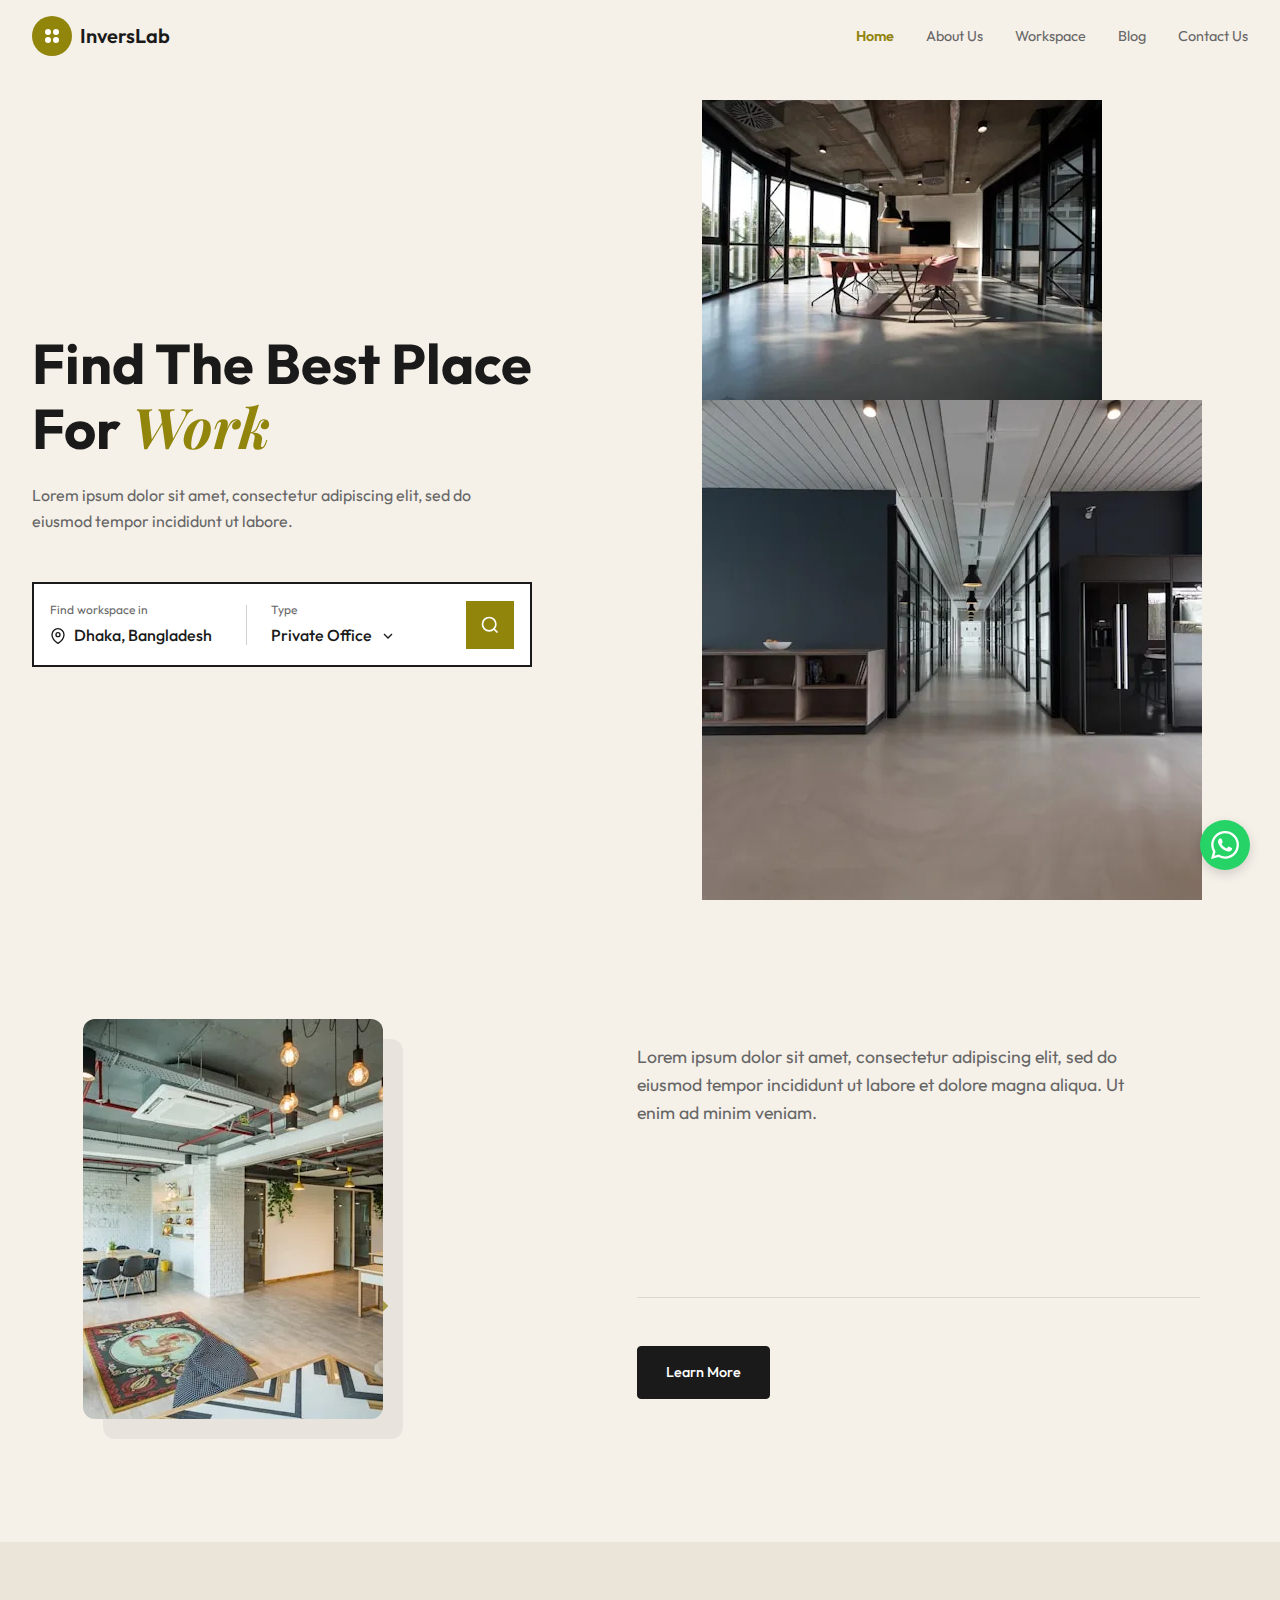
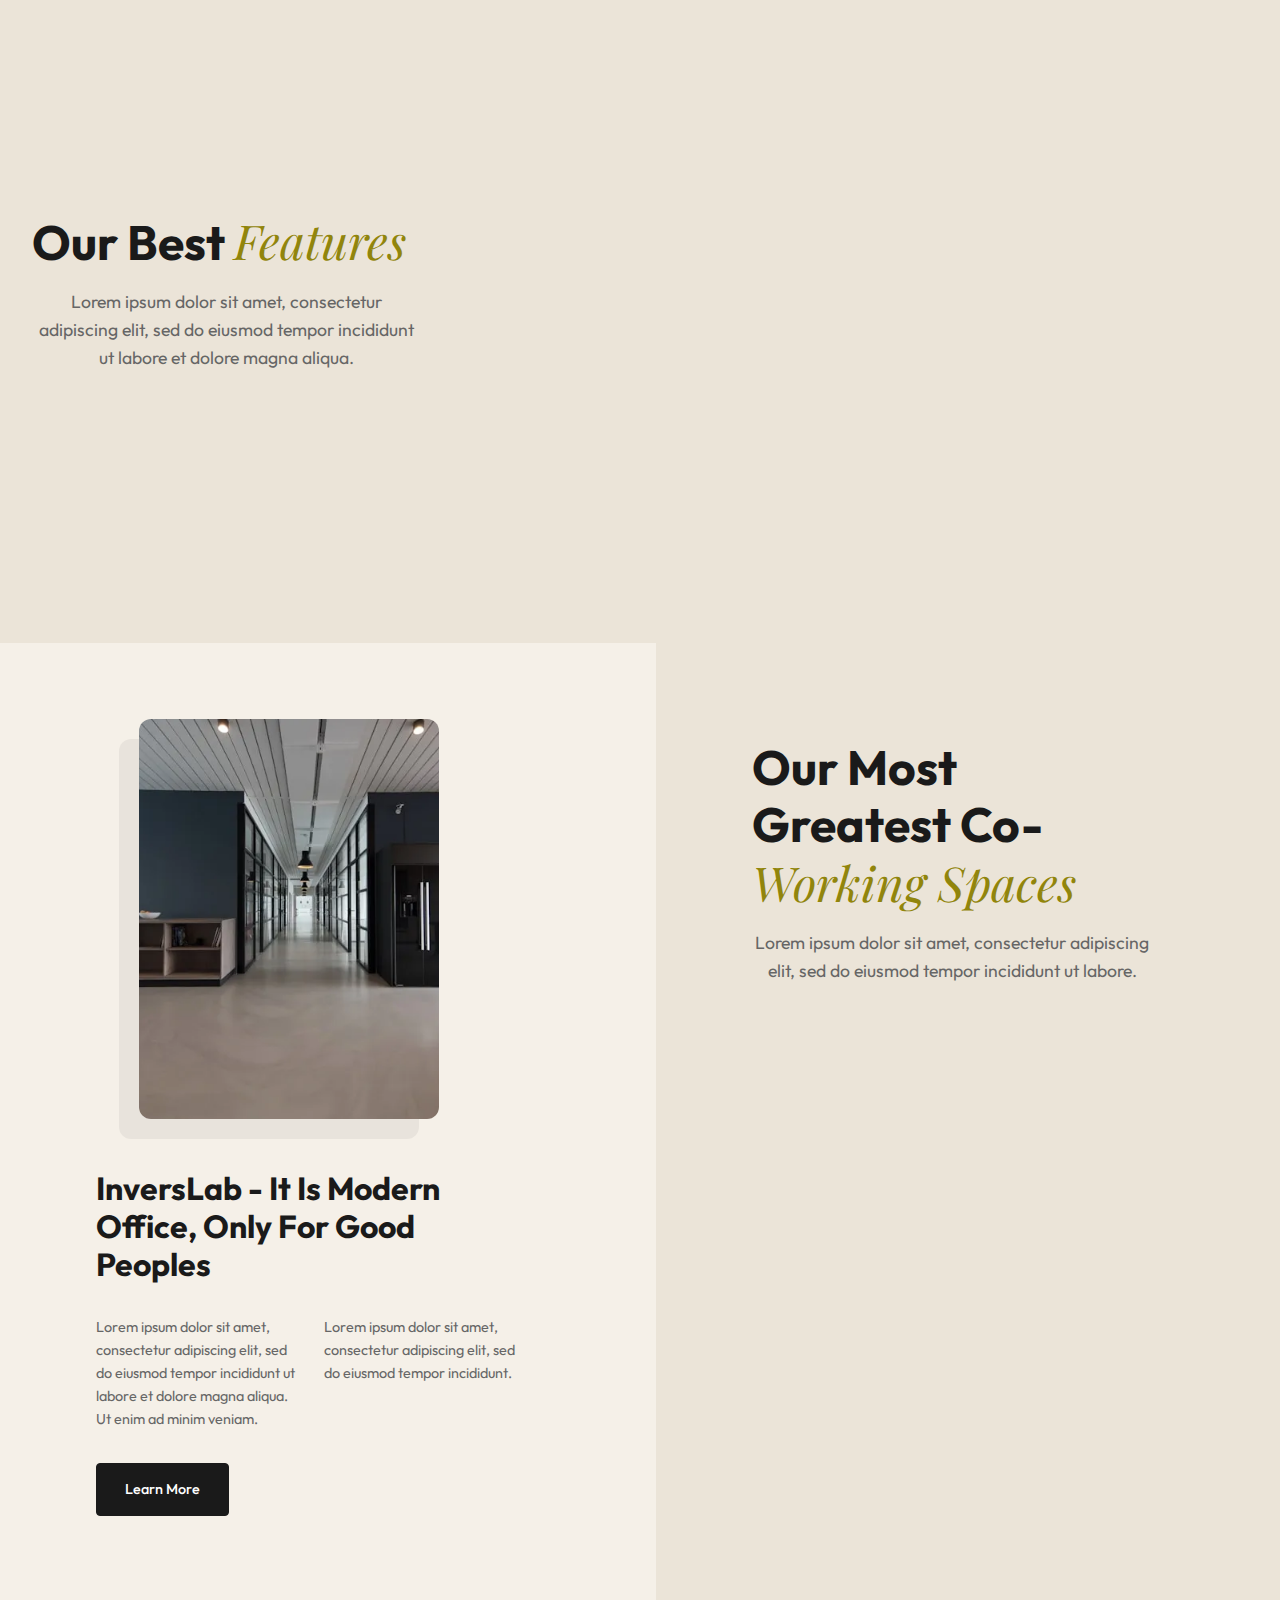
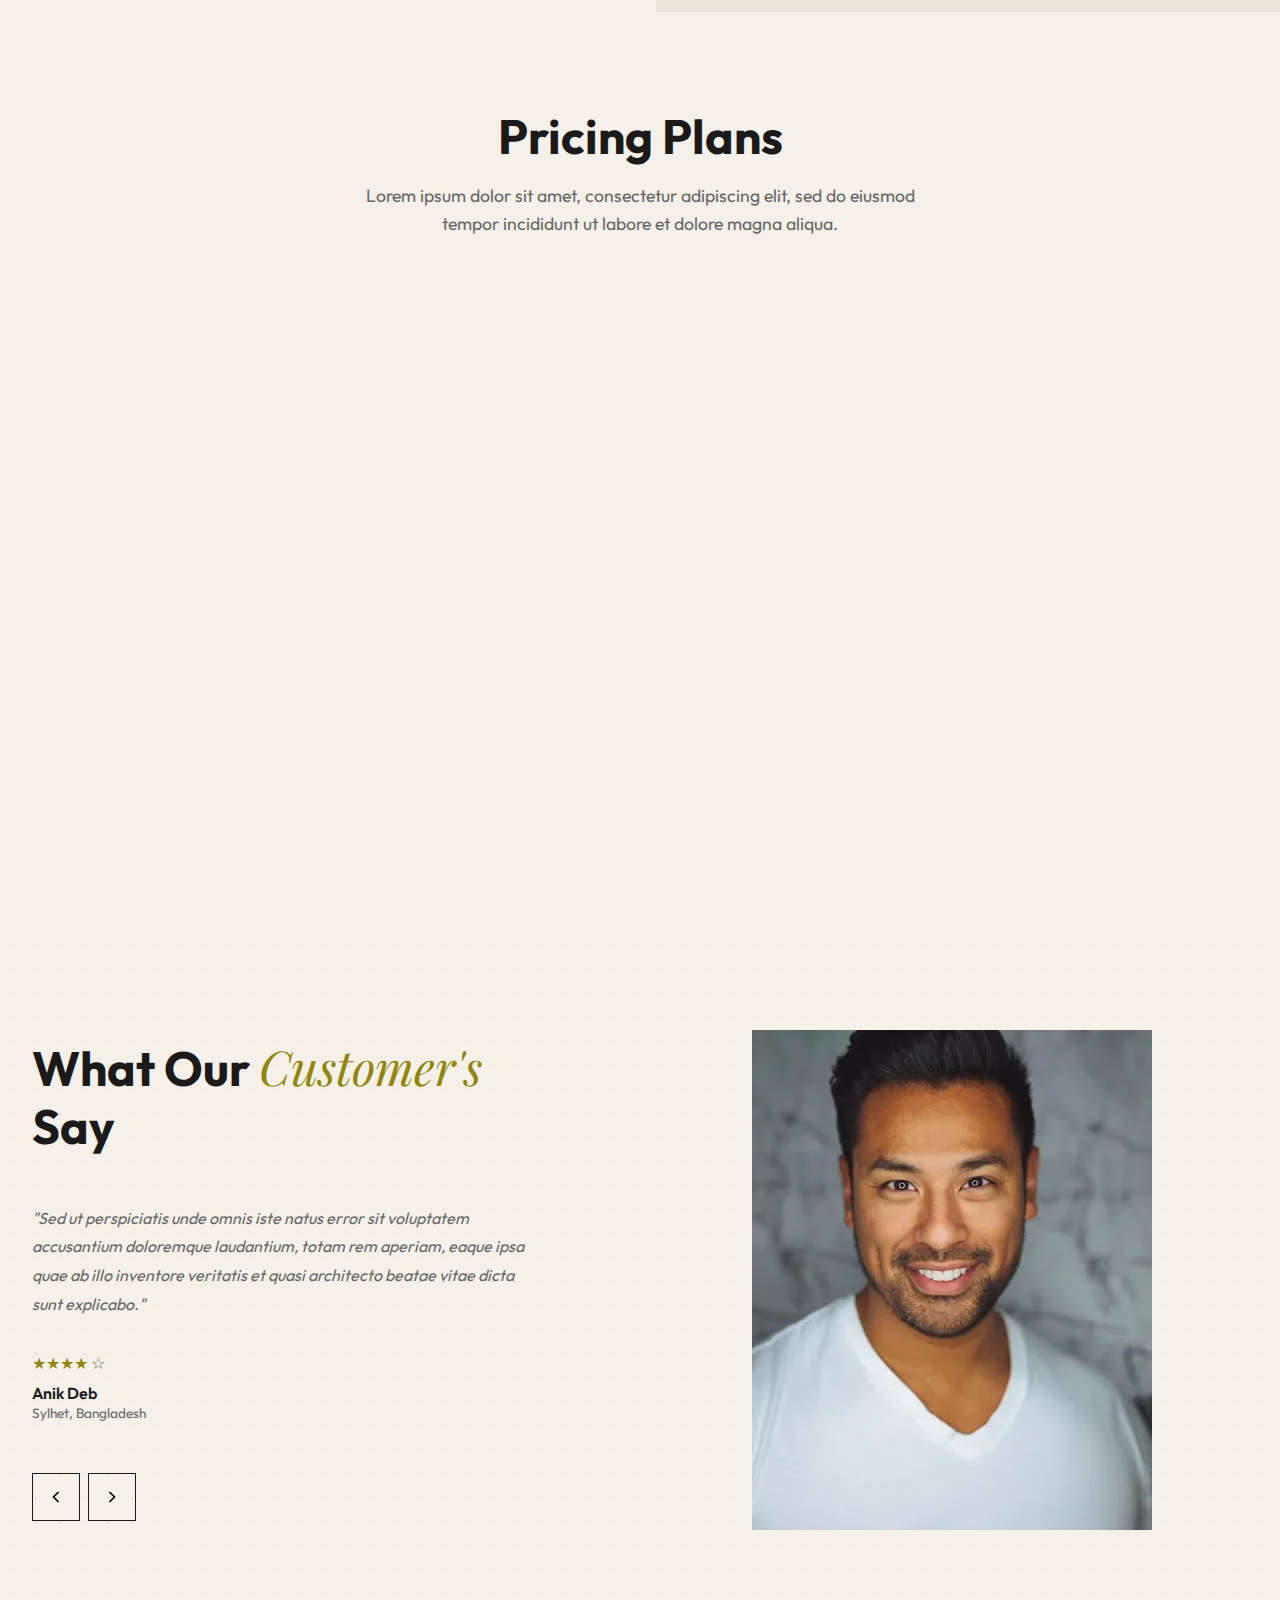
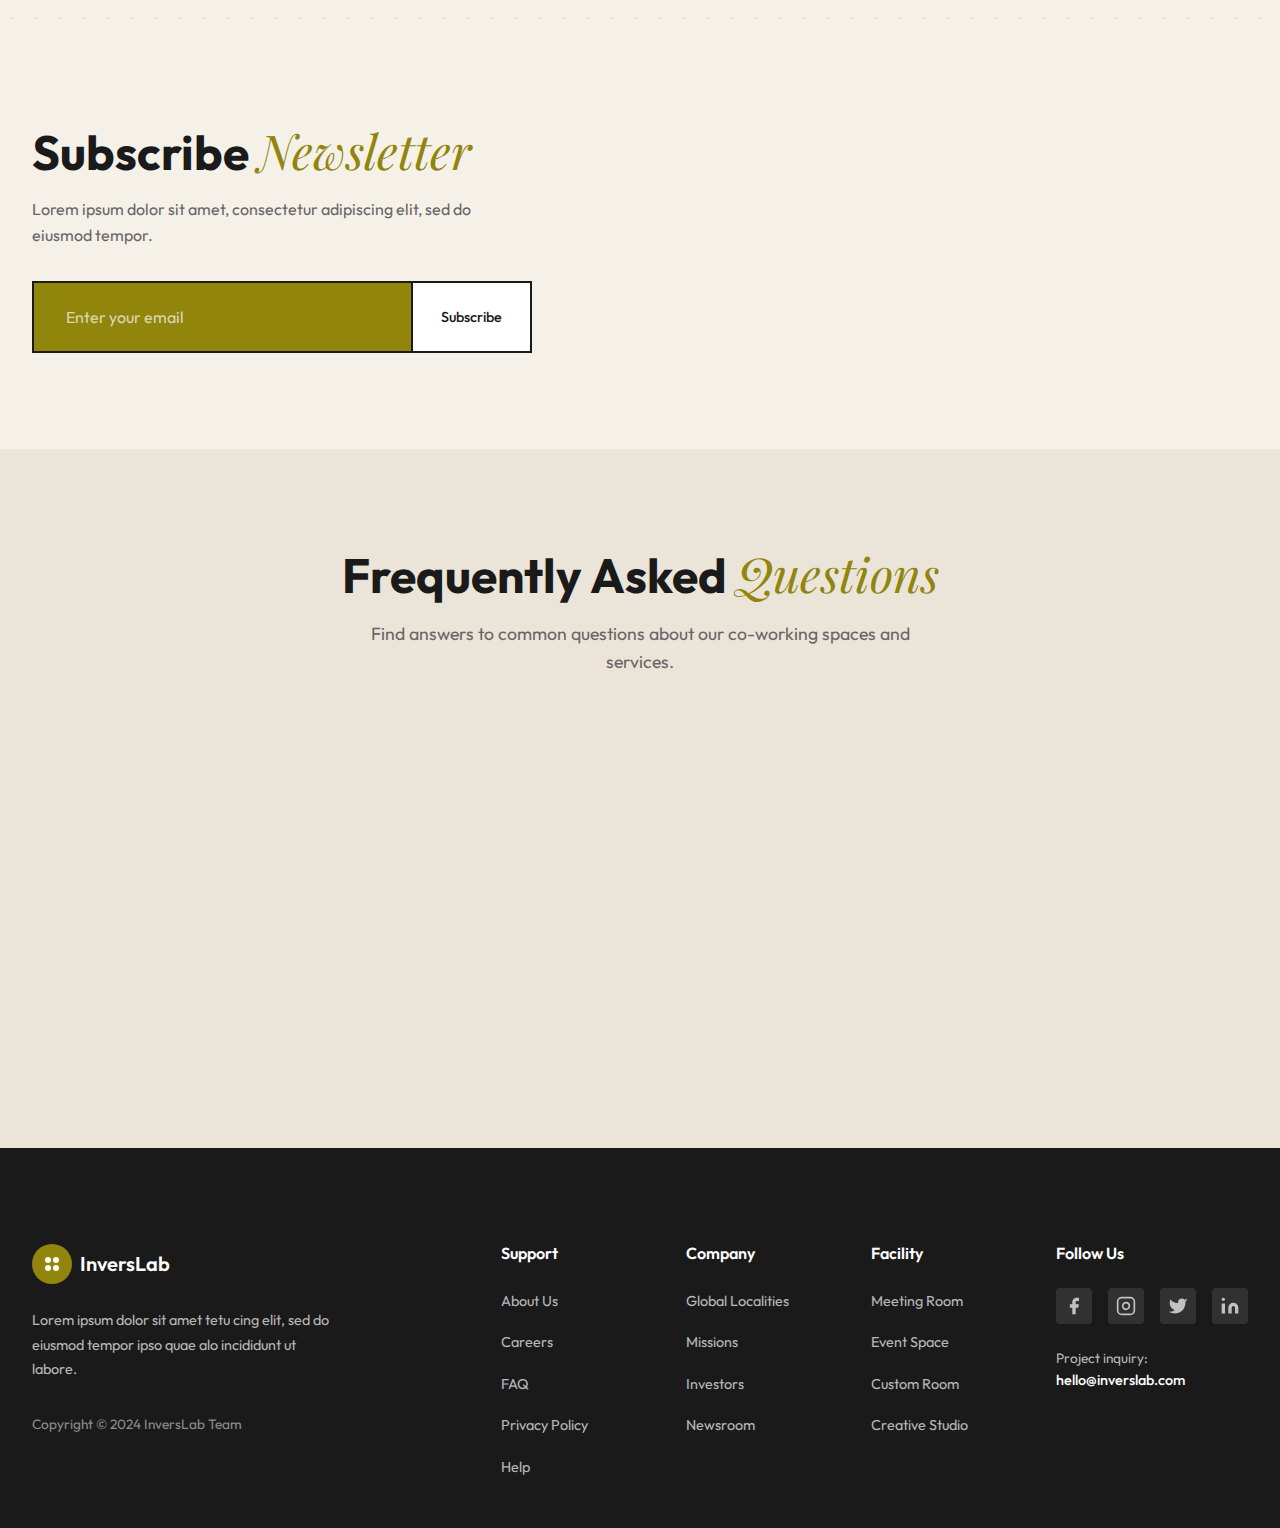
<file: index.html>
<!DOCTYPE html>
<html lang="id">

<head>
    <meta charset="UTF-8">
    <meta name="viewport" content="width=device-width, initial-scale=1.0">
    <title>InversLab - Find The Best Place For Work</title>
    <meta name="description"
        content="InversLab - Creative space will help you find the inspiration. Find the best co-working spaces for your business.">
    <link rel="preconnect" href="https://fonts.googleapis.com">
    <link rel="preconnect" href="https://fonts.gstatic.com" crossorigin>
    <link
        href="https://fonts.googleapis.com/css2?family=Outfit:wght@300;400;500;600;700;800&family=Playfair+Display:ital,wght@0,400;0,500;0,600;0,700;1,400;1,500;1,600&display=swap"
        rel="stylesheet">
    <link rel="stylesheet" href="styles.css">
</head>

<body>
    <!-- Header / Navigation -->
    <header class="header">
        <nav class="nav container">
            <div class="logo">
                <div class="logo-icon">
                    <svg width="24" height="24" viewBox="0 0 24 24" fill="none">
                        <circle cx="8" cy="8" r="3" fill="#91850C" />
                        <circle cx="16" cy="8" r="3" fill="#91850C" />
                        <circle cx="8" cy="16" r="3" fill="#91850C" />
                        <circle cx="16" cy="16" r="3" fill="#91850C" />
                    </svg>
                </div>
                <span class="logo-text">InversLab</span>
            </div>
            <ul class="nav-links">
                <li><a href="index.html" class="active">Home</a></li>
                <li><a href="about.html">About Us</a></li>
                <li><a href="workspace.html">Workspace</a></li>
                <li><a href="blog.html">Blog</a></li>
                <li><a href="contact.html">Contact Us</a></li>
            </ul>
            <button class="mobile-menu-btn" aria-label="Menu">
                <span></span>
                <span></span>
                <span></span>
            </button>
        </nav>
    </header>

    <!-- Hero Section -->
    <section class="hero" id="hero">
        <div class="hero-container container">
            <div class="hero-content">
                <h1 class="hero-title">Find The Best Place For <span class="accent">Work</span></h1>
                <p class="hero-description">Lorem ipsum dolor sit amet, consectetur adipiscing elit, sed do eiusmod
                    tempor incididunt ut labore.</p>

                <div class="search-box">
                    <div class="search-field">
                        <span class="search-label">Find workspace in</span>
                        <div class="search-value">
                            <svg width="16" height="16" viewBox="0 0 24 24" fill="none" stroke="currentColor"
                                stroke-width="2">
                                <path d="M21 10c0 7-9 13-9 13s-9-6-9-13a9 9 0 0 1 18 0z" />
                                <circle cx="12" cy="10" r="3" />
                            </svg>
                            <span>Dhaka, Bangladesh</span>
                        </div>
                    </div>
                    <div class="search-divider"></div>
                    <div class="search-field">
                        <span class="search-label">Type</span>
                        <div class="search-value">
                            <span>Private Office</span>
                            <svg width="16" height="16" viewBox="0 0 24 24" fill="none" stroke="currentColor"
                                stroke-width="2">
                                <polyline points="6 9 12 15 18 9" />
                            </svg>
                        </div>
                    </div>
                    <button class="search-btn">
                        <svg width="20" height="20" viewBox="0 0 24 24" fill="none" stroke="currentColor"
                            stroke-width="2">
                            <circle cx="11" cy="11" r="8" />
                            <line x1="21" y1="21" x2="16.65" y2="16.65" />
                        </svg>
                    </button>
                </div>
            </div>

            <div class="hero-images">
                <div class="hero-geometric">
                    <div class="geo-shape shape-1"></div>
                    <div class="geo-shape shape-2"></div>
                    <div class="geo-shape shape-3"></div>
                    <div class="hero-img-container img-1">
                        <img src="images/furniture rumah4.webp" alt="Modern workspace">
                    </div>
                    <div class="hero-img-container img-2">
                        <img src="images/furniture rumah5.webp" alt="Office interior">
                    </div>
                </div>
            </div>
        </div>
    </section>

    <!-- About Section with Stats -->
    <section class="about" id="about">
        <div class="about-container container">
            <div class="about-images">
                <div class="about-geometric">
                    <div class="about-shape shape-1"></div>
                    <div class="about-shape shape-2"></div>
                    <div class="about-img-container">
                        <img src="images/furniture rumah6.webp" alt="Modern office space">
                    </div>
                </div>
            </div>

            <div class="about-content">
                <div class="about-text">
                    <p class="about-description">Lorem ipsum dolor sit amet, consectetur adipiscing elit, sed do eiusmod
                        tempor incididunt ut labore et dolore magna aliqua. Ut enim ad minim veniam.</p>
                </div>

                <div class="stats-grid">
                    <div class="stat-item">
                        <span class="stat-number">399</span>
                        <span class="stat-label">Meeting Room</span>
                    </div>
                    <div class="stat-item">
                        <span class="stat-number">99</span>
                        <span class="stat-label">Event Spaces</span>
                    </div>
                    <div class="stat-item">
                        <span class="stat-number">123</span>
                        <span class="stat-label">Creative Studio</span>
                    </div>
                    <div class="stat-item">
                        <span class="stat-number">50</span>
                        <span class="stat-label">Countries</span>
                    </div>
                </div>

                <a href="#workspace" class="btn btn-dark">Learn More</a>
            </div>
        </div>
    </section>

    <!-- Features Section -->
    <section class="features" id="features">
        <div class="features-container container">
            <div class="features-header">
                <h2 class="section-title">Our Best <span class="accent">Features</span></h2>
                <p class="section-description">Lorem ipsum dolor sit amet, consectetur adipiscing elit, sed do eiusmod
                    tempor incididunt ut labore et dolore magna aliqua.</p>
            </div>

            <div class="features-grid">
                <div class="feature-card">
                    <div class="feature-icon">
                        <svg width="24" height="24" viewBox="0 0 24 24" fill="none" stroke="currentColor"
                            stroke-width="2">
                            <path d="M5 12.55a11 11 0 0 1 14.08 0" />
                            <path d="M1.42 9a16 16 0 0 1 21.16 0" />
                            <path d="M8.53 16.11a6 6 0 0 1 6.95 0" />
                            <line x1="12" y1="20" x2="12" y2="20" />
                        </svg>
                    </div>
                    <h3 class="feature-title">High-Speed Wifi</h3>
                    <p class="feature-description">Lorem ipsum dolor sit amet, consectetur adipiscing elit, sed do
                        eiusmod tempor incididunt ut labore.</p>
                </div>

                <div class="feature-card featured">
                    <div class="feature-icon">
                        <svg width="24" height="24" viewBox="0 0 24 24" fill="none" stroke="currentColor"
                            stroke-width="2">
                            <rect x="2" y="3" width="20" height="14" rx="2" ry="2" />
                            <line x1="8" y1="21" x2="16" y2="21" />
                            <line x1="12" y1="17" x2="12" y2="21" />
                        </svg>
                    </div>
                    <h3 class="feature-title">HD Projectors</h3>
                    <p class="feature-description">Lorem ipsum dolor sit amet, consectetur adipiscing elit, sed do
                        eiusmod tempor incididunt.</p>
                </div>

                <div class="feature-card">
                    <div class="feature-icon">
                        <svg width="24" height="24" viewBox="0 0 24 24" fill="none" stroke="currentColor"
                            stroke-width="2">
                            <path d="M17 21v-2a4 4 0 0 0-4-4H5a4 4 0 0 0-4 4v2" />
                            <circle cx="9" cy="7" r="4" />
                            <path d="M23 21v-2a4 4 0 0 0-3-3.87" />
                            <path d="M16 3.13a4 4 0 0 1 0 7.75" />
                        </svg>
                    </div>
                    <h3 class="feature-title">Unlimited Coffee</h3>
                    <p class="feature-description">Lorem ipsum dolor sit amet, consectetur adipiscing elit, sed do
                        eiusmod tempor incididunt ut labore.</p>
                </div>

                <div class="feature-card">
                    <div class="feature-icon">
                        <svg width="24" height="24" viewBox="0 0 24 24" fill="none" stroke="currentColor"
                            stroke-width="2">
                            <path
                                d="M22 16.92v3a2 2 0 0 1-2.18 2 19.79 19.79 0 0 1-8.63-3.07 19.5 19.5 0 0 1-6-6 19.79 19.79 0 0 1-3.07-8.67A2 2 0 0 1 4.11 2h3a2 2 0 0 1 2 1.72 12.84 12.84 0 0 0 .7 2.81 2 2 0 0 1-.45 2.11L8.09 9.91a16 16 0 0 0 6 6l1.27-1.27a2 2 0 0 1 2.11-.45 12.84 12.84 0 0 0 2.81.7A2 2 0 0 1 22 16.92z" />
                        </svg>
                    </div>
                    <h3 class="feature-title">Private Phone Booth</h3>
                    <p class="feature-description">Dolor sit amet tetu adipiscing elit, sed do eiusmod tempor incididunt
                        ut labore et.</p>
                </div>
            </div>
        </div>
    </section>

    <!-- Products / Workspaces Section -->
    <section class="workspaces" id="workspace">
        <div class="workspaces-left">
            <div class="workspace-geometric">
                <div class="ws-shape shape-1"></div>
                <div class="ws-shape shape-2"></div>
                <div class="ws-img-container">
                    <img src="images/furniture rumah5.webp" alt="Creative workspace">
                </div>
            </div>

            <div class="workspace-info">
                <h2 class="section-title">InversLab - It Is Modern Office, Only For Good Peoples</h2>
                <div class="workspace-columns">
                    <p>Lorem ipsum dolor sit amet, consectetur adipiscing elit, sed do eiusmod tempor incididunt ut
                        labore et dolore magna aliqua. Ut enim ad minim veniam.</p>
                    <p>Lorem ipsum dolor sit amet, consectetur adipiscing elit, sed do eiusmod tempor incididunt.</p>
                </div>
                <a href="#pricing" class="btn btn-dark">Learn More</a>
            </div>
        </div>

        <div class="workspaces-right">
            <div class="spaces-header">
                <h2 class="section-title">Our Most Greatest Co-<span class="accent">Working Spaces</span></h2>
                <p class="section-description">Lorem ipsum dolor sit amet, consectetur adipiscing elit, sed do eiusmod
                    tempor incididunt ut labore.</p>
            </div>

            <div class="spaces-grid">
                <div class="space-card">
                    <div class="space-image">
                        <img src="images/furniture rumah2.webp" alt="Workspace">
                    </div>
                    <div class="space-info">
                        <h3>Workspaces</h3>
                        <p>Lorem ipsum dolor sit amet, consectetur.</p>
                    </div>
                </div>

                <div class="space-card featured">
                    <div class="space-image">
                        <img src="images/furniture rumah3.webp" alt="Event Room">
                    </div>
                    <div class="space-info">
                        <h3>Event Room</h3>
                        <p>Lorem ipsum dolor sit amet, consectetur.</p>
                    </div>
                </div>

                <div class="space-card">
                    <div class="space-image">
                        <img src="images/furniture rumah4.webp" alt="Workspaces">
                    </div>
                    <div class="space-info">
                        <h3>Workspaces</h3>
                        <p>Lorem ipsum dolor sit amet consectetur.</p>
                    </div>
                </div>
            </div>
        </div>
    </section>

    <!-- Pricing Section -->
    <section class="pricing" id="pricing">
        <div class="pricing-container container">
            <div class="pricing-header">
                <h2 class="section-title">Pricing Plans</h2>
                <p class="section-description">Lorem ipsum dolor sit amet, consectetur adipiscing elit, sed do eiusmod
                    tempor incididunt ut labore et dolore magna aliqua.</p>
            </div>

            <div class="pricing-grid">
                <div class="pricing-card">
                    <div class="pricing-icon">
                        <svg width="32" height="32" viewBox="0 0 24 24" fill="none" stroke="currentColor"
                            stroke-width="1.5">
                            <polygon points="12 2 2 7 12 12 22 7 12 2" />
                            <polyline points="2 17 12 22 22 17" />
                            <polyline points="2 12 12 17 22 12" />
                        </svg>
                    </div>
                    <h3 class="pricing-name">Membership</h3>
                    <div class="pricing-price">
                        <span class="price">$36</span>
                        <span class="period">/Monthly</span>
                    </div>
                    <ul class="pricing-features">
                        <li class="included">
                            <svg width="16" height="16" viewBox="0 0 24 24" fill="none" stroke="currentColor"
                                stroke-width="2">
                                <polyline points="20 6 9 17 4 12" />
                            </svg>
                            Lorem ipsum dolor sit amet
                        </li>
                        <li class="included">
                            <svg width="16" height="16" viewBox="0 0 24 24" fill="none" stroke="currentColor"
                                stroke-width="2">
                                <polyline points="20 6 9 17 4 12" />
                            </svg>
                            Consectetur adipiscing elit sed
                        </li>
                        <li class="excluded">
                            <svg width="16" height="16" viewBox="0 0 24 24" fill="none" stroke="currentColor"
                                stroke-width="2">
                                <line x1="18" y1="6" x2="6" y2="18" />
                                <line x1="6" y1="6" x2="18" y2="18" />
                            </svg>
                            Elit sed do eiusmod tempor
                        </li>
                        <li class="excluded">
                            <svg width="16" height="16" viewBox="0 0 24 24" fill="none" stroke="currentColor"
                                stroke-width="2">
                                <line x1="18" y1="6" x2="6" y2="18" />
                                <line x1="6" y1="6" x2="18" y2="18" />
                            </svg>
                            Labore et dolore magna aliqua
                        </li>
                    </ul>
                    <a href="#contact" class="btn btn-outline-dark">Choose Plan</a>
                </div>

                <div class="pricing-card featured">
                    <div class="pricing-icon">
                        <svg width="32" height="32" viewBox="0 0 24 24" fill="none" stroke="currentColor"
                            stroke-width="1.5">
                            <polygon points="12 2 2 7 12 12 22 7 12 2" />
                            <polyline points="2 17 12 22 22 17" />
                            <polyline points="2 12 12 17 22 12" />
                        </svg>
                    </div>
                    <h3 class="pricing-name">Dedicated Desk</h3>
                    <div class="pricing-price">
                        <span class="price">$65</span>
                        <span class="period">/Monthly</span>
                    </div>
                    <ul class="pricing-features">
                        <li class="included">
                            <svg width="16" height="16" viewBox="0 0 24 24" fill="none" stroke="currentColor"
                                stroke-width="2">
                                <polyline points="20 6 9 17 4 12" />
                            </svg>
                            Lorem ipsum dolor sit amet
                        </li>
                        <li class="included">
                            <svg width="16" height="16" viewBox="0 0 24 24" fill="none" stroke="currentColor"
                                stroke-width="2">
                                <polyline points="20 6 9 17 4 12" />
                            </svg>
                            Consectetur adipiscing elit sed
                        </li>
                        <li class="included">
                            <svg width="16" height="16" viewBox="0 0 24 24" fill="none" stroke="currentColor"
                                stroke-width="2">
                                <polyline points="20 6 9 17 4 12" />
                            </svg>
                            Elit sed do eiusmod tempor
                        </li>
                        <li class="included">
                            <svg width="16" height="16" viewBox="0 0 24 24" fill="none" stroke="currentColor"
                                stroke-width="2">
                                <polyline points="20 6 9 17 4 12" />
                            </svg>
                            Labore et dolore magna aliqua
                        </li>
                    </ul>
                    <a href="#contact" class="btn btn-dark">Choose Plan</a>
                </div>

                <div class="pricing-card">
                    <div class="pricing-icon">
                        <svg width="32" height="32" viewBox="0 0 24 24" fill="none" stroke="currentColor"
                            stroke-width="1.5">
                            <polygon points="12 2 2 7 12 12 22 7 12 2" />
                            <polyline points="2 17 12 22 22 17" />
                            <polyline points="2 12 12 17 22 12" />
                        </svg>
                    </div>
                    <h3 class="pricing-name">Private Office</h3>
                    <div class="pricing-price">
                        <span class="price">$97</span>
                        <span class="period">/Monthly</span>
                    </div>
                    <ul class="pricing-features">
                        <li class="included">
                            <svg width="16" height="16" viewBox="0 0 24 24" fill="none" stroke="currentColor"
                                stroke-width="2">
                                <polyline points="20 6 9 17 4 12" />
                            </svg>
                            Lorem ipsum dolor sit amet
                        </li>
                        <li class="included">
                            <svg width="16" height="16" viewBox="0 0 24 24" fill="none" stroke="currentColor"
                                stroke-width="2">
                                <polyline points="20 6 9 17 4 12" />
                            </svg>
                            Consectetur adipiscing elit sed
                        </li>
                        <li class="included">
                            <svg width="16" height="16" viewBox="0 0 24 24" fill="none" stroke="currentColor"
                                stroke-width="2">
                                <polyline points="20 6 9 17 4 12" />
                            </svg>
                            Elit sed do eiusmod tempor
                        </li>
                        <li class="included">
                            <svg width="16" height="16" viewBox="0 0 24 24" fill="none" stroke="currentColor"
                                stroke-width="2">
                                <polyline points="20 6 9 17 4 12" />
                            </svg>
                            Labore et dolore magna aliqua
                        </li>
                    </ul>
                    <a href="#contact" class="btn btn-outline-dark">Choose Plan</a>
                </div>
            </div>
        </div>
    </section>

    <!-- Testimonial Section -->
    <section class="testimonial" id="testimonial">
        <div class="testimonial-container container">
            <div class="testimonial-content">
                <h2 class="section-title">What Our <span class="accent">Customer's</span> Say</h2>

                <div class="testimonial-card">
                    <div class="testimonial-quote">
                        <p>"Sed ut perspiciatis unde omnis iste natus error sit voluptatem accusantium doloremque
                            laudantium, totam rem aperiam, eaque ipsa quae ab illo inventore veritatis et quasi
                            architecto beatae vitae dicta sunt explicabo."</p>
                    </div>
                    <div class="testimonial-author">
                        <div class="author-info">
                            <div class="author-rating">
                                <span class="stars">★★★★</span>
                                <span class="star-empty">☆</span>
                            </div>
                            <h4 class="author-name">Anik Deb</h4>
                            <p class="author-location">Sylhet, Bangladesh</p>
                        </div>
                    </div>
                </div>

                <div class="testimonial-nav">
                    <button class="nav-arrow" aria-label="Previous">
                        <svg width="20" height="20" viewBox="0 0 24 24" fill="none" stroke="currentColor"
                            stroke-width="2">
                            <polyline points="15 18 9 12 15 6" />
                        </svg>
                    </button>
                    <button class="nav-arrow" aria-label="Next">
                        <svg width="20" height="20" viewBox="0 0 24 24" fill="none" stroke="currentColor"
                            stroke-width="2">
                            <polyline points="9 18 15 12 9 6" />
                        </svg>
                    </button>
                </div>
            </div>

            <div class="testimonial-image">
                <div class="testimonial-geometric">
                    <div class="test-shape shape-1"></div>
                    <div class="test-shape shape-2"></div>
                    <div class="test-img-container">
                        <img src="images/customer1.webp" alt="Customer testimonial">
                    </div>
                </div>
            </div>
        </div>
    </section>

    <!-- CTA / Newsletter Section -->
    <section class="newsletter" id="newsletter">
        <div class="newsletter-container container">
            <div class="newsletter-content">
                <h2 class="section-title">Subscribe <span class="accent">Newsletter</span></h2>
                <p class="newsletter-description">Lorem ipsum dolor sit amet, consectetur adipiscing elit, sed do
                    eiusmod tempor.</p>

                <form class="newsletter-form">
                    <div class="form-group">
                        <input type="email" placeholder="Enter your email" required>
                        <button type="submit" class="btn btn-accent">Subscribe</button>
                    </div>
                </form>
            </div>
        </div>
    </section>

    <!-- FAQ Section -->
    <section class="faq" id="faq">
        <div class="faq-container container">
            <div class="faq-header">
                <h2 class="section-title">Frequently Asked <span class="accent">Questions</span></h2>
                <p class="section-description">Find answers to common questions about our co-working spaces and
                    services.</p>
            </div>

            <div class="faq-grid">
                <div class="faq-item">
                    <button class="faq-question">
                        <span>What are the operating hours?</span>
                        <svg width="20" height="20" viewBox="0 0 24 24" fill="none" stroke="currentColor"
                            stroke-width="2">
                            <line x1="12" y1="5" x2="12" y2="19" />
                            <line x1="5" y1="12" x2="19" y2="12" />
                        </svg>
                    </button>
                    <div class="faq-answer">
                        <p>Our co-working spaces are open 24/7 for members with dedicated desks and private offices. Hot
                            desk members have access from 8 AM to 10 PM daily.</p>
                    </div>
                </div>

                <div class="faq-item">
                    <button class="faq-question">
                        <span>Can I book a meeting room?</span>
                        <svg width="20" height="20" viewBox="0 0 24 24" fill="none" stroke="currentColor"
                            stroke-width="2">
                            <line x1="12" y1="5" x2="12" y2="19" />
                            <line x1="5" y1="12" x2="19" y2="12" />
                        </svg>
                    </button>
                    <div class="faq-answer">
                        <p>Yes! All members can book meeting rooms through our online portal. Meeting room credits are
                            included in your membership plan.</p>
                    </div>
                </div>

                <div class="faq-item">
                    <button class="faq-question">
                        <span>Is there parking available?</span>
                        <svg width="20" height="20" viewBox="0 0 24 24" fill="none" stroke="currentColor"
                            stroke-width="2">
                            <line x1="12" y1="5" x2="12" y2="19" />
                            <line x1="5" y1="12" x2="19" y2="12" />
                        </svg>
                    </button>
                    <div class="faq-answer">
                        <p>We offer both covered and open parking spaces. Parking passes can be added to your membership
                            at an additional monthly fee.</p>
                    </div>
                </div>

                <div class="faq-item">
                    <button class="faq-question">
                        <span>What amenities are included?</span>
                        <svg width="20" height="20" viewBox="0 0 24 24" fill="none" stroke="currentColor"
                            stroke-width="2">
                            <line x1="12" y1="5" x2="12" y2="19" />
                            <line x1="5" y1="12" x2="19" y2="12" />
                        </svg>
                    </button>
                    <div class="faq-answer">
                        <p>All memberships include high-speed WiFi, unlimited coffee and tea, printing services, mail
                            handling, and access to community events.</p>
                    </div>
                </div>

                <div class="faq-item">
                    <button class="faq-question">
                        <span>Can I try before subscribing?</span>
                        <svg width="20" height="20" viewBox="0 0 24 24" fill="none" stroke="currentColor"
                            stroke-width="2">
                            <line x1="12" y1="5" x2="12" y2="19" />
                            <line x1="5" y1="12" x2="19" y2="12" />
                        </svg>
                    </button>
                    <div class="faq-answer">
                        <p>Absolutely! We offer a free day pass for first-time visitors. Contact us to schedule your
                            trial visit and experience our workspace.</p>
                    </div>
                </div>

                <div class="faq-item">
                    <button class="faq-question">
                        <span>How do I cancel my membership?</span>
                        <svg width="20" height="20" viewBox="0 0 24 24" fill="none" stroke="currentColor"
                            stroke-width="2">
                            <line x1="12" y1="5" x2="12" y2="19" />
                            <line x1="5" y1="12" x2="19" y2="12" />
                        </svg>
                    </button>
                    <div class="faq-answer">
                        <p>You can cancel your membership anytime with 30 days notice. Simply log into your account or
                            contact our support team to process your cancellation.</p>
                    </div>
                </div>
            </div>
        </div>
    </section>

    <!-- Footer -->
    <footer class="footer" id="contact">
        <div class="footer-container container">
            <div class="footer-main">
                <div class="footer-brand">
                    <div class="logo">
                        <div class="logo-icon">
                            <svg width="24" height="24" viewBox="0 0 24 24" fill="none">
                                <circle cx="8" cy="8" r="3" fill="#91850C" />
                                <circle cx="16" cy="8" r="3" fill="#91850C" />
                                <circle cx="8" cy="16" r="3" fill="#91850C" />
                                <circle cx="16" cy="16" r="3" fill="#91850C" />
                            </svg>
                        </div>
                        <span class="logo-text">InversLab</span>
                    </div>
                    <p class="footer-description">Lorem ipsum dolor sit amet tetu cing elit, sed do eiusmod tempor ipso
                        quae alo incididunt ut labore.</p>
                    <p class="footer-copyright">Copyright © 2024 InversLab Team</p>
                </div>

                <div class="footer-links">
                    <div class="footer-column">
                        <h4>Support</h4>
                        <ul>
                            <li><a href="#">About Us</a></li>
                            <li><a href="#">Careers</a></li>
                            <li><a href="#">FAQ</a></li>
                            <li><a href="#">Privacy Policy</a></li>
                            <li><a href="#">Help</a></li>
                        </ul>
                    </div>

                    <div class="footer-column">
                        <h4>Company</h4>
                        <ul>
                            <li><a href="#">Global Localities</a></li>
                            <li><a href="#">Missions</a></li>
                            <li><a href="#">Investors</a></li>
                            <li><a href="#">Newsroom</a></li>
                        </ul>
                    </div>

                    <div class="footer-column">
                        <h4>Facility</h4>
                        <ul>
                            <li><a href="#">Meeting Room</a></li>
                            <li><a href="#">Event Space</a></li>
                            <li><a href="#">Custom Room</a></li>
                            <li><a href="#">Creative Studio</a></li>
                        </ul>
                    </div>

                    <div class="footer-column">
                        <h4>Follow Us</h4>
                        <div class="social-links">
                            <a href="#" aria-label="Facebook">
                                <svg width="20" height="20" viewBox="0 0 24 24" fill="currentColor">
                                    <path d="M18 2h-3a5 5 0 0 0-5 5v3H7v4h3v8h4v-8h3l1-4h-4V7a1 1 0 0 1 1-1h3z" />
                                </svg>
                            </a>
                            <a href="#" aria-label="Instagram">
                                <svg width="20" height="20" viewBox="0 0 24 24" fill="none" stroke="currentColor"
                                    stroke-width="2">
                                    <rect x="2" y="2" width="20" height="20" rx="5" ry="5" />
                                    <path d="M16 11.37A4 4 0 1 1 12.63 8 4 4 0 0 1 16 11.37z" />
                                    <line x1="17.5" y1="6.5" x2="17.51" y2="6.5" />
                                </svg>
                            </a>
                            <a href="#" aria-label="Twitter">
                                <svg width="20" height="20" viewBox="0 0 24 24" fill="currentColor">
                                    <path
                                        d="M23 3a10.9 10.9 0 0 1-3.14 1.53 4.48 4.48 0 0 0-7.86 3v1A10.66 10.66 0 0 1 3 4s-4 9 5 13a11.64 11.64 0 0 1-7 2c9 5 20 0 20-11.5a4.5 4.5 0 0 0-.08-.83A7.72 7.72 0 0 0 23 3z" />
                                </svg>
                            </a>
                            <a href="#" aria-label="LinkedIn">
                                <svg width="20" height="20" viewBox="0 0 24 24" fill="currentColor">
                                    <path
                                        d="M16 8a6 6 0 0 1 6 6v7h-4v-7a2 2 0 0 0-2-2 2 2 0 0 0-2 2v7h-4v-7a6 6 0 0 1 6-6z" />
                                    <rect x="2" y="9" width="4" height="12" />
                                    <circle cx="4" cy="4" r="2" />
                                </svg>
                            </a>
                        </div>
                        <p class="footer-email">Project inquiry: <a
                                href="mailto:hello@inverslab.com">hello@inverslab.com</a></p>
                    </div>
                </div>
            </div>
        </div>
    </footer>

    <div class="floating-buttons">
        <button id="scrollToTop" class="float-btn scroll-top-btn" aria-label="Scroll to top">
            <svg width="24" height="24" viewBox="0 0 24 24" fill="none" stroke="currentColor" stroke-width="2">
                <line x1="12" y1="19" x2="12" y2="5"></line>
                <polyline points="5 12 12 5 19 12"></polyline>
            </svg>
        </button>
        <a href="https://wa.me/8801234567890" target="_blank" class="float-btn wa-btn" aria-label="Chat on WhatsApp">
            <svg width="28" height="28" viewBox="0 0 24 24" fill="currentColor">
                <path
                    d="M17.472 14.382c-.297-.149-1.758-.867-2.03-.967-.273-.099-.471-.148-.67.15-.197.297-.767.966-.94 1.164-.173.199-.347.223-.644.075-.297-.15-1.255-.463-2.39-1.475-.883-.788-1.48-1.761-1.653-2.059-.173-.297-.018-.458.13-.606.134-.133.298-.347.446-.52.149-.174.198-.298.298-.497.099-.198.05-.371-.025-.52-.075-.149-.669-1.612-.916-2.207-.242-.579-.487-.5-.669-.51-.173-.008-.371-.01-.57-.01-.198 0-.52.074-.792.372-.272.297-1.04 1.016-1.04 2.479 0 1.462 1.065 2.875 1.213 3.074.149.198 2.096 3.2 5.077 4.487.709.306 1.262.489 1.694.625.712.227 1.36.195 1.871.118.571-.085 1.758-.719 2.006-1.413.248-.694.248-1.289.173-1.413-.074-.124-.272-.198-.57-.347m-5.421 7.403h-.004a9.87 9.87 0 01-5.031-1.378l-.361-.214-3.741.982.998-3.648-.235-.374a9.86 9.86 0 01-1.51-5.26c.001-5.45 4.436-9.884 9.888-9.884 2.64 0 5.122 1.03 6.988 2.898a9.825 9.825 0 012.893 6.994c-.003 5.45-4.437 9.884-9.885 9.884m8.413-18.297A11.815 11.815 0 0012.05 0C5.495 0 .16 5.335.157 11.892c0 2.096.547 4.142 1.588 5.945L.057 24l6.305-1.654a11.882 11.882 0 005.683 1.448h.005c6.554 0 11.89-5.335 11.893-11.893a11.821 11.821 0 00-3.48-8.413Z" />
            </svg>
        </a>
    </div>
    <script src="script.js"></script>

</body>

</html>
</file>
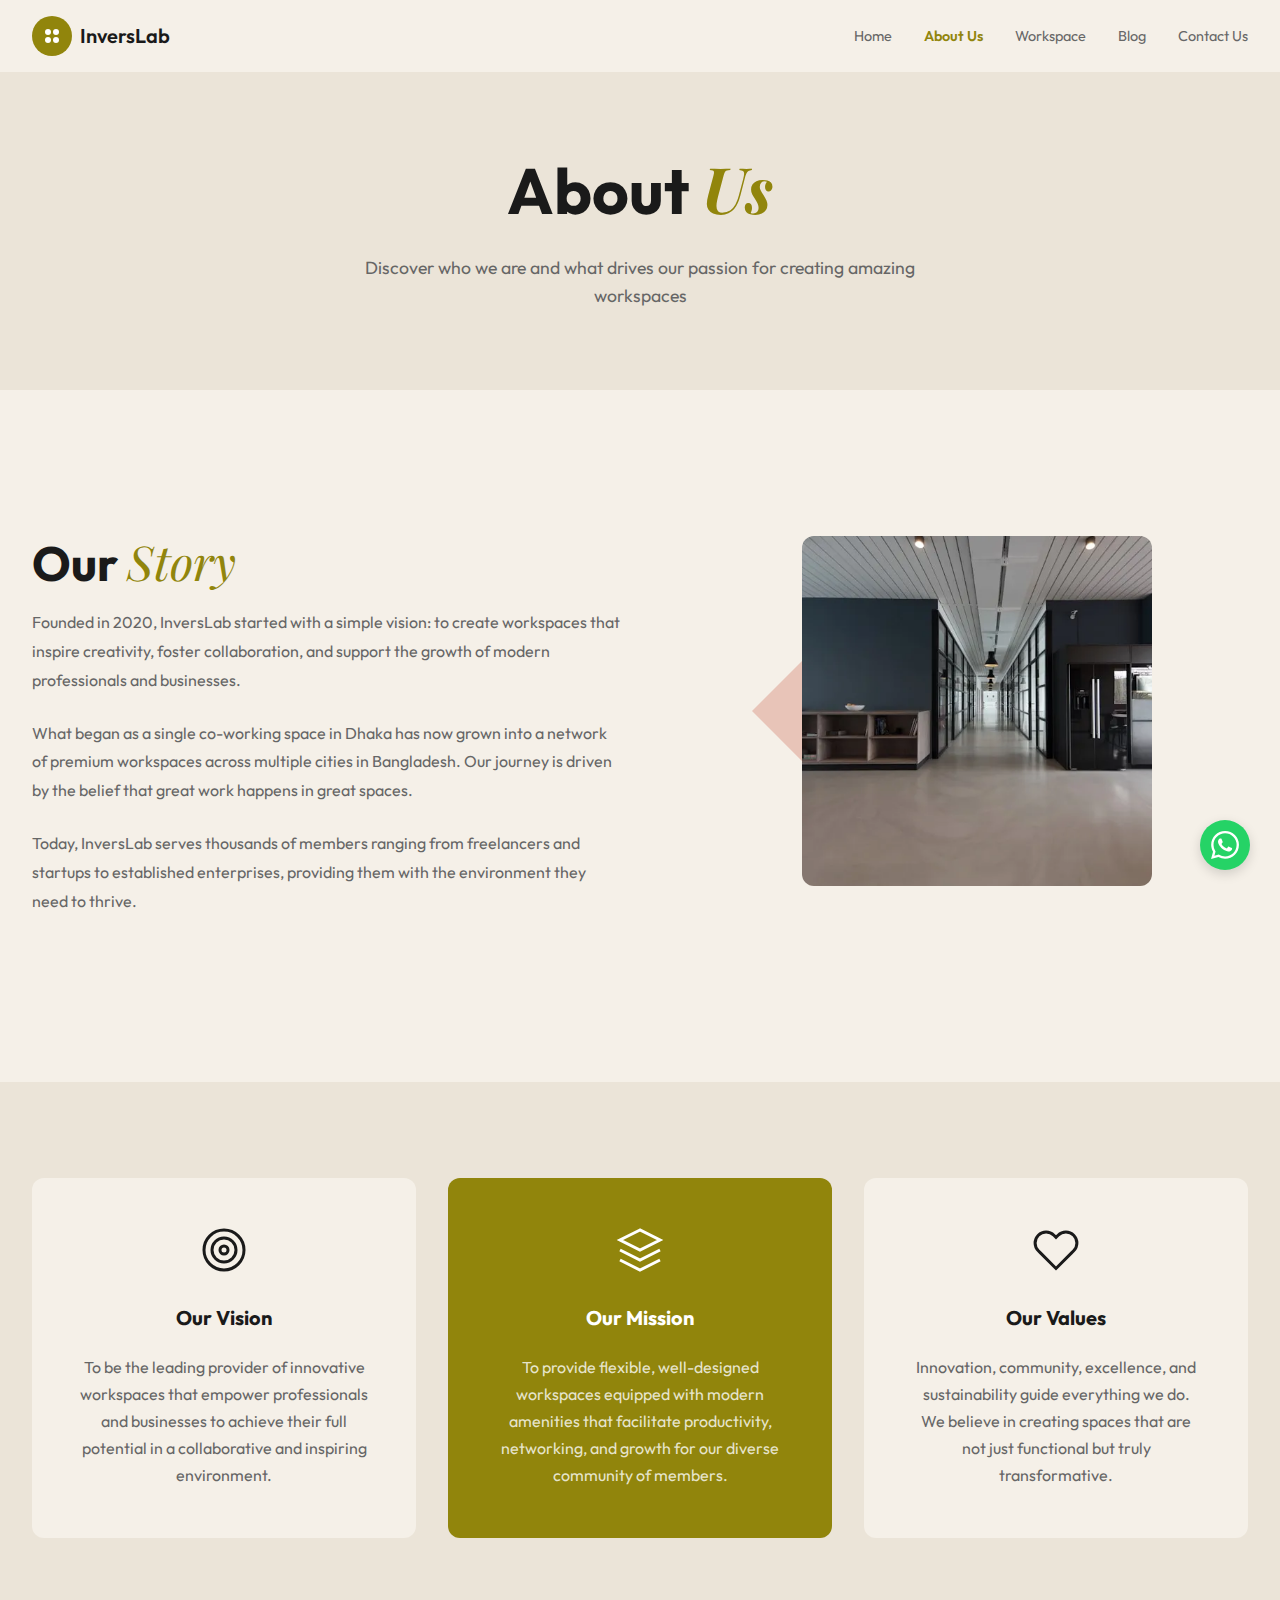
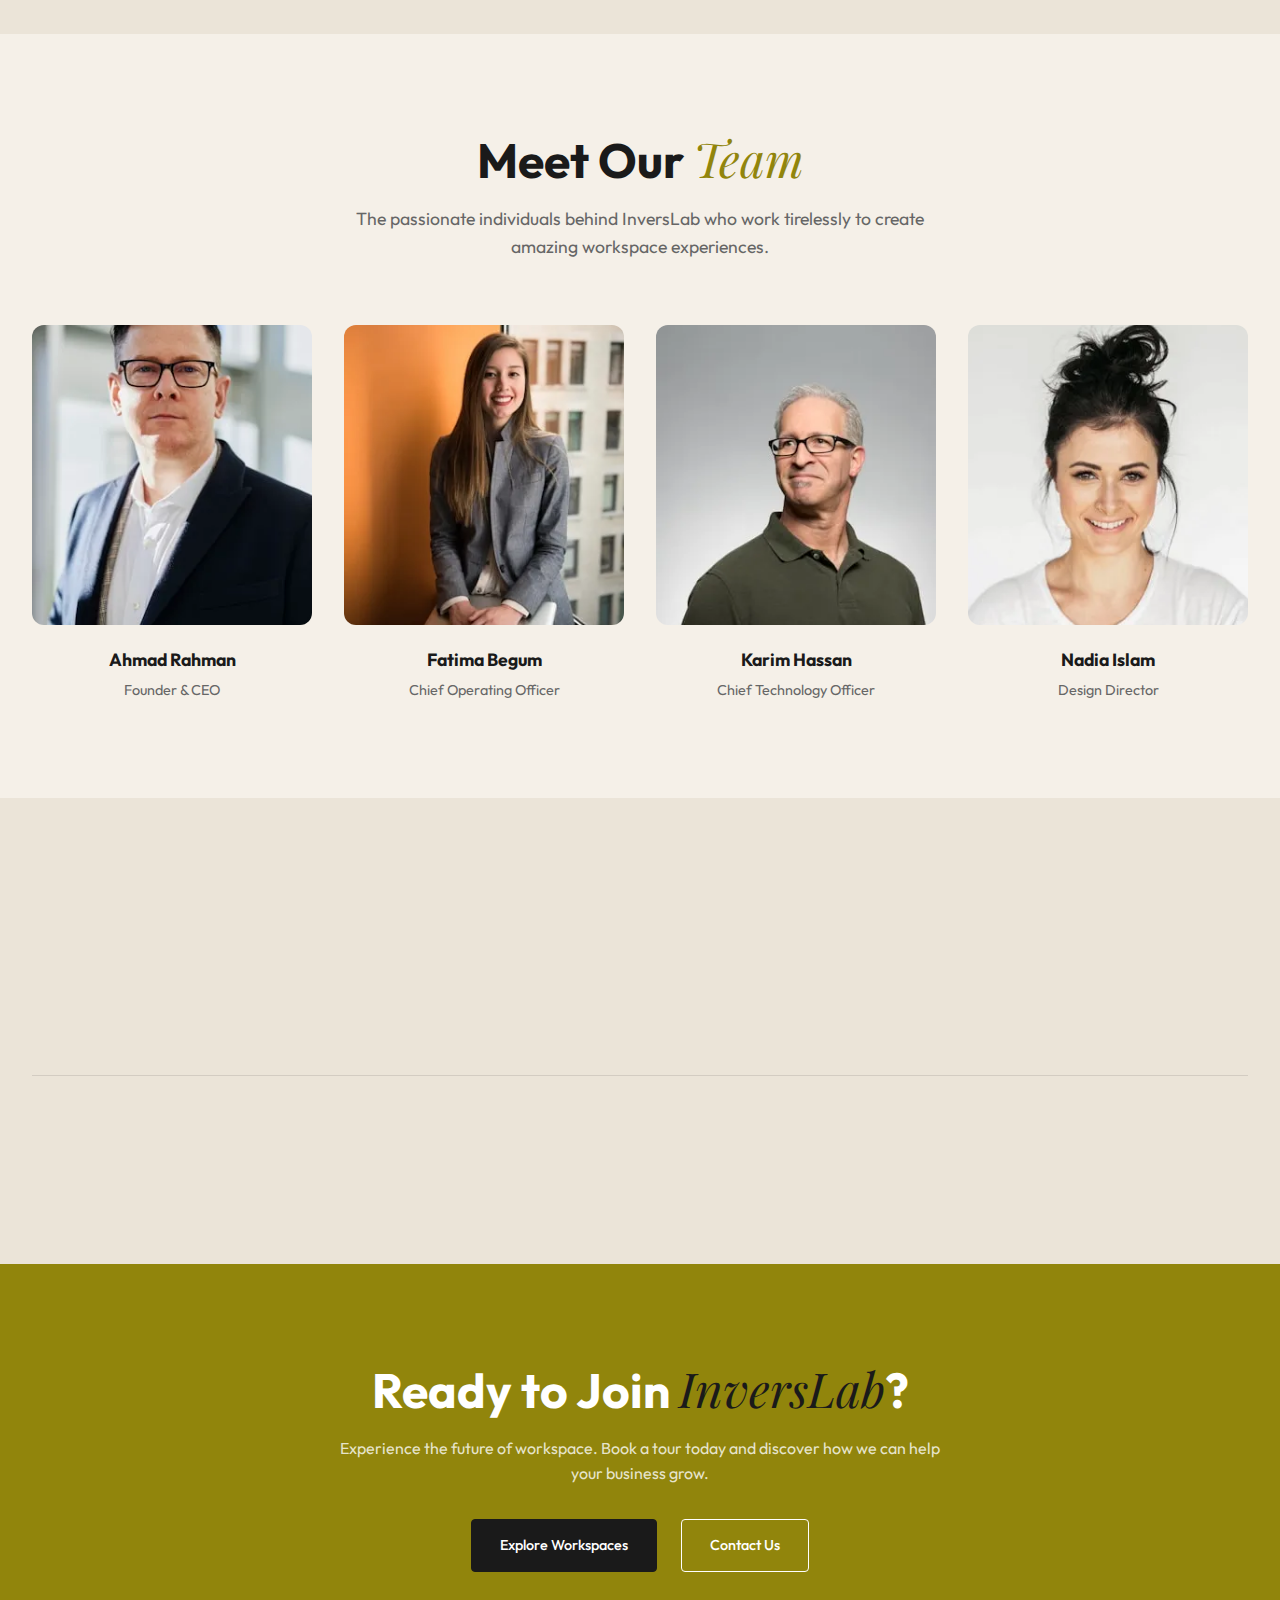
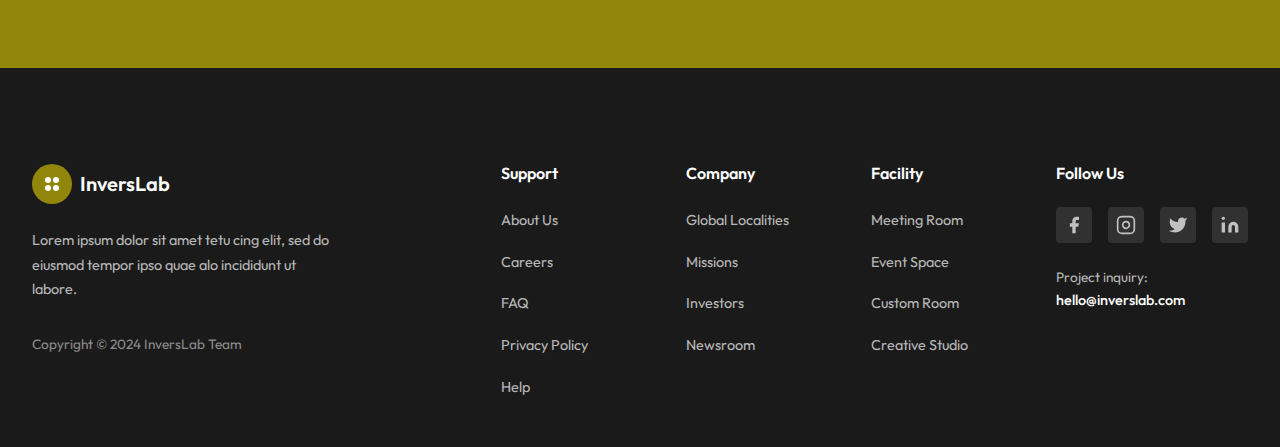
<file: about.html>
<!DOCTYPE html>
<html lang="id">

<head>
    <meta charset="UTF-8">
    <meta name="viewport" content="width=device-width, initial-scale=1.0">
    <title>About Us - InversLab</title>
    <meta name="description"
        content="Learn more about InversLab - Creative co-working spaces designed for modern professionals.">
    <link rel="preconnect" href="https://fonts.googleapis.com">
    <link rel="preconnect" href="https://fonts.gstatic.com" crossorigin>
    <link
        href="https://fonts.googleapis.com/css2?family=Outfit:wght@300;400;500;600;700;800&family=Playfair+Display:ital,wght@0,400;0,500;0,600;0,700;1,400;1,500;1,600&display=swap"
        rel="stylesheet">
    <link rel="stylesheet" href="styles.css">
</head>

<body>
    <!-- Header / Navigation -->
    <header class="header">
        <nav class="nav container">
            <div class="logo">
                <div class="logo-icon">
                    <svg width="24" height="24" viewBox="0 0 24 24" fill="none">
                        <circle cx="8" cy="8" r="3" fill="#91850C" />
                        <circle cx="16" cy="8" r="3" fill="#91850C" />
                        <circle cx="8" cy="16" r="3" fill="#91850C" />
                        <circle cx="16" cy="16" r="3" fill="#91850C" />
                    </svg>
                </div>
                <span class="logo-text">InversLab</span>
            </div>
            <ul class="nav-links">
                <li><a href="index.html">Home</a></li>
                <li><a href="about.html" class="active">About Us</a></li>
                <li><a href="workspace.html">Workspace</a></li>
                <li><a href="blog.html">Blog</a></li>
                <li><a href="contact.html">Contact Us</a></li>
            </ul>
            <button class="mobile-menu-btn" aria-label="Menu">
                <span></span>
                <span></span>
                <span></span>
            </button>
        </nav>
    </header>

    <!-- Page Hero -->
    <section class="page-hero">
        <div class="container">
            <h1 class="page-title">About <span class="accent">Us</span></h1>
            <p class="page-subtitle">Discover who we are and what drives our passion for creating amazing workspaces</p>
        </div>
    </section>

    <!-- About Story Section -->
    <section class="about-story">
        <div class="about-story-container container">
            <div class="story-content">
                <h2 class="section-title">Our <span class="accent">Story</span></h2>
                <p>Founded in 2020, InversLab started with a simple vision: to create workspaces that inspire
                    creativity, foster collaboration, and support the growth of modern professionals and businesses.</p>
                <p>What began as a single co-working space in Dhaka has now grown into a network of premium workspaces
                    across multiple cities in Bangladesh. Our journey is driven by the belief that great work happens in
                    great spaces.</p>
                <p>Today, InversLab serves thousands of members ranging from freelancers and startups to established
                    enterprises, providing them with the environment they need to thrive.</p>
            </div>
            <div class="story-image">
                <div class="story-geometric">
                    <div class="story-shape shape-1"></div>
                    <div class="story-img-container">
                        <img src="images/furniture rumah5.webp" alt="InversLab office space">
                    </div>
                </div>
            </div>
        </div>
    </section>

    <!-- Vision & Mission -->
    <section class="vision-mission">
        <div class="container">
            <div class="vm-grid">
                <div class="vm-card">
                    <div class="vm-icon">
                        <svg width="48" height="48" viewBox="0 0 24 24" fill="none" stroke="currentColor"
                            stroke-width="1.5">
                            <circle cx="12" cy="12" r="10" />
                            <circle cx="12" cy="12" r="6" />
                            <circle cx="12" cy="12" r="2" />
                        </svg>
                    </div>
                    <h3>Our Vision</h3>
                    <p>To be the leading provider of innovative workspaces that empower professionals and businesses to
                        achieve their full potential in a collaborative and inspiring environment.</p>
                </div>
                <div class="vm-card featured">
                    <div class="vm-icon">
                        <svg width="48" height="48" viewBox="0 0 24 24" fill="none" stroke="currentColor"
                            stroke-width="1.5">
                            <path d="M12 2L2 7l10 5 10-5-10-5z" />
                            <path d="M2 17l10 5 10-5" />
                            <path d="M2 12l10 5 10-5" />
                        </svg>
                    </div>
                    <h3>Our Mission</h3>
                    <p>To provide flexible, well-designed workspaces equipped with modern amenities that facilitate
                        productivity, networking, and growth for our diverse community of members.</p>
                </div>
                <div class="vm-card">
                    <div class="vm-icon">
                        <svg width="48" height="48" viewBox="0 0 24 24" fill="none" stroke="currentColor"
                            stroke-width="1.5">
                            <path
                                d="M20.84 4.61a5.5 5.5 0 0 0-7.78 0L12 5.67l-1.06-1.06a5.5 5.5 0 0 0-7.78 7.78l1.06 1.06L12 21.23l7.78-7.78 1.06-1.06a5.5 5.5 0 0 0 0-7.78z" />
                        </svg>
                    </div>
                    <h3>Our Values</h3>
                    <p>Innovation, community, excellence, and sustainability guide everything we do. We believe in
                        creating spaces that are not just functional but truly transformative.</p>
                </div>
            </div>
        </div>
    </section>

    <!-- Team Section -->
    <section class="team">
        <div class="container">
            <div class="team-header">
                <h2 class="section-title">Meet Our <span class="accent">Team</span></h2>
                <p class="section-description">The passionate individuals behind InversLab who work tirelessly to create
                    amazing workspace experiences.</p>
            </div>

            <div class="team-grid">
                <div class="team-card">
                    <div class="team-image">
                        <img src="images/Ahmad Rahman.webp" alt="CEO">
                    </div>
                    <div class="team-info">
                        <h4>Ahmad Rahman</h4>
                        <p>Founder & CEO</p>
                    </div>
                </div>
                <div class="team-card">
                    <div class="team-image">
                        <img src="images/Fatima Begum.webp" alt="COO">
                    </div>
                    <div class="team-info">
                        <h4>Fatima Begum</h4>
                        <p>Chief Operating Officer</p>
                    </div>
                </div>
                <div class="team-card">
                    <div class="team-image">
                        <img src="images/Karim Hassan.webp" alt="CTO">
                    </div>
                    <div class="team-info">
                        <h4>Karim Hassan</h4>
                        <p>Chief Technology Officer</p>
                    </div>
                </div>
                <div class="team-card">
                    <div class="team-image">
                        <img src="images/Nadia Islam.webp" alt="Design Director">
                    </div>
                    <div class="team-info">
                        <h4>Nadia Islam</h4>
                        <p>Design Director</p>
                    </div>
                </div>
            </div>
        </div>
    </section>

    <!-- Stats Section -->
    <section class="about-stats">
        <div class="container">
            <div class="stats-grid large">
                <div class="stat-item">
                    <span class="stat-number">5</span>
                    <span class="stat-label">Years of Experience</span>
                </div>
                <div class="stat-item">
                    <span class="stat-number">10</span>
                    <span class="stat-label">Happy Members</span>
                </div>
                <div class="stat-item">
                    <span class="stat-number">50</span>
                    <span class="stat-label">Locations</span>
                </div>
                <div class="stat-item">
                    <span class="stat-number">24</span>
                    <span class="stat-label">Support Available</span>
                </div>
            </div>
        </div>
    </section>

    <!-- CTA Section -->
    <section class="cta-section">
        <div class="container">
            <div class="cta-content">
                <h2 class="section-title">Ready to Join <span class="accent">InversLab</span>?</h2>
                <p>Experience the future of workspace. Book a tour today and discover how we can help your business
                    grow.</p>
                <div class="cta-buttons">
                    <a href="workspace.html" class="btn btn-accent">Explore Workspaces</a>
                    <a href="contact.html" class="btn btn-outline">Contact Us</a>
                </div>
            </div>
        </div>
    </section>

    <!-- Footer -->
    <footer class="footer">
        <div class="footer-container container">
            <div class="footer-main">
                <div class="footer-brand">
                    <div class="logo">
                        <div class="logo-icon">
                            <svg width="24" height="24" viewBox="0 0 24 24" fill="none">
                                <circle cx="8" cy="8" r="3" fill="#91850C" />
                                <circle cx="16" cy="8" r="3" fill="#91850C" />
                                <circle cx="8" cy="16" r="3" fill="#91850C" />
                                <circle cx="16" cy="16" r="3" fill="#91850C" />
                            </svg>
                        </div>
                        <span class="logo-text">InversLab</span>
                    </div>
                    <p class="footer-description">Lorem ipsum dolor sit amet tetu cing elit, sed do eiusmod tempor ipso
                        quae alo incididunt ut labore.</p>
                    <p class="footer-copyright">Copyright © 2024 InversLab Team</p>
                </div>

                <div class="footer-links">
                    <div class="footer-column">
                        <h4>Support</h4>
                        <ul>
                            <li><a href="about.html">About Us</a></li>
                            <li><a href="#">Careers</a></li>
                            <li><a href="#">FAQ</a></li>
                            <li><a href="#">Privacy Policy</a></li>
                            <li><a href="#">Help</a></li>
                        </ul>
                    </div>

                    <div class="footer-column">
                        <h4>Company</h4>
                        <ul>
                            <li><a href="#">Global Localities</a></li>
                            <li><a href="#">Missions</a></li>
                            <li><a href="#">Investors</a></li>
                            <li><a href="#">Newsroom</a></li>
                        </ul>
                    </div>

                    <div class="footer-column">
                        <h4>Facility</h4>
                        <ul>
                            <li><a href="workspace.html">Meeting Room</a></li>
                            <li><a href="workspace.html">Event Space</a></li>
                            <li><a href="workspace.html">Custom Room</a></li>
                            <li><a href="workspace.html">Creative Studio</a></li>
                        </ul>
                    </div>

                    <div class="footer-column">
                        <h4>Follow Us</h4>
                        <div class="social-links">
                            <a href="#" aria-label="Facebook">
                                <svg width="20" height="20" viewBox="0 0 24 24" fill="currentColor">
                                    <path d="M18 2h-3a5 5 0 0 0-5 5v3H7v4h3v8h4v-8h3l1-4h-4V7a1 1 0 0 1 1-1h3z" />
                                </svg>
                            </a>
                            <a href="#" aria-label="Instagram">
                                <svg width="20" height="20" viewBox="0 0 24 24" fill="none" stroke="currentColor"
                                    stroke-width="2">
                                    <rect x="2" y="2" width="20" height="20" rx="5" ry="5" />
                                    <path d="M16 11.37A4 4 0 1 1 12.63 8 4 4 0 0 1 16 11.37z" />
                                    <line x1="17.5" y1="6.5" x2="17.51" y2="6.5" />
                                </svg>
                            </a>
                            <a href="#" aria-label="Twitter">
                                <svg width="20" height="20" viewBox="0 0 24 24" fill="currentColor">
                                    <path
                                        d="M23 3a10.9 10.9 0 0 1-3.14 1.53 4.48 4.48 0 0 0-7.86 3v1A10.66 10.66 0 0 1 3 4s-4 9 5 13a11.64 11.64 0 0 1-7 2c9 5 20 0 20-11.5a4.5 4.5 0 0 0-.08-.83A7.72 7.72 0 0 0 23 3z" />
                                </svg>
                            </a>
                            <a href="#" aria-label="LinkedIn">
                                <svg width="20" height="20" viewBox="0 0 24 24" fill="currentColor">
                                    <path
                                        d="M16 8a6 6 0 0 1 6 6v7h-4v-7a2 2 0 0 0-2-2 2 2 0 0 0-2 2v7h-4v-7a6 6 0 0 1 6-6z" />
                                    <rect x="2" y="9" width="4" height="12" />
                                    <circle cx="4" cy="4" r="2" />
                                </svg>
                            </a>
                        </div>
                        <p class="footer-email">Project inquiry: <a
                                href="mailto:hello@inverslab.com">hello@inverslab.com</a></p>
                    </div>
                </div>
            </div>
        </div>
    </footer>

    <div class="floating-buttons">
        <button id="scrollToTop" class="float-btn scroll-top-btn" aria-label="Scroll to top">
            <svg width="24" height="24" viewBox="0 0 24 24" fill="none" stroke="currentColor" stroke-width="2">
                <line x1="12" y1="19" x2="12" y2="5"></line>
                <polyline points="5 12 12 5 19 12"></polyline>
            </svg>
        </button>
        <a href="https://wa.me/8801234567890" target="_blank" class="float-btn wa-btn" aria-label="Chat on WhatsApp">
            <svg width="28" height="28" viewBox="0 0 24 24" fill="currentColor">
                <path
                    d="M17.472 14.382c-.297-.149-1.758-.867-2.03-.967-.273-.099-.471-.148-.67.15-.197.297-.767.966-.94 1.164-.173.199-.347.223-.644.075-.297-.15-1.255-.463-2.39-1.475-.883-.788-1.48-1.761-1.653-2.059-.173-.297-.018-.458.13-.606.134-.133.298-.347.446-.52.149-.174.198-.298.298-.497.099-.198.05-.371-.025-.52-.075-.149-.669-1.612-.916-2.207-.242-.579-.487-.5-.669-.51-.173-.008-.371-.01-.57-.01-.198 0-.52.074-.792.372-.272.297-1.04 1.016-1.04 2.479 0 1.462 1.065 2.875 1.213 3.074.149.198 2.096 3.2 5.077 4.487.709.306 1.262.489 1.694.625.712.227 1.36.195 1.871.118.571-.085 1.758-.719 2.006-1.413.248-.694.248-1.289.173-1.413-.074-.124-.272-.198-.57-.347m-5.421 7.403h-.004a9.87 9.87 0 01-5.031-1.378l-.361-.214-3.741.982.998-3.648-.235-.374a9.86 9.86 0 01-1.51-5.26c.001-5.45 4.436-9.884 9.888-9.884 2.64 0 5.122 1.03 6.988 2.898a9.825 9.825 0 012.893 6.994c-.003 5.45-4.437 9.884-9.885 9.884m8.413-18.297A11.815 11.815 0 0012.05 0C5.495 0 .16 5.335.157 11.892c0 2.096.547 4.142 1.588 5.945L.057 24l6.305-1.654a11.882 11.882 0 005.683 1.448h.005c6.554 0 11.89-5.335 11.893-11.893a11.821 11.821 0 00-3.48-8.413Z" />
            </svg>
        </a>
    </div>
    <script src="script.js"></script>

</body>

</html>
</file>
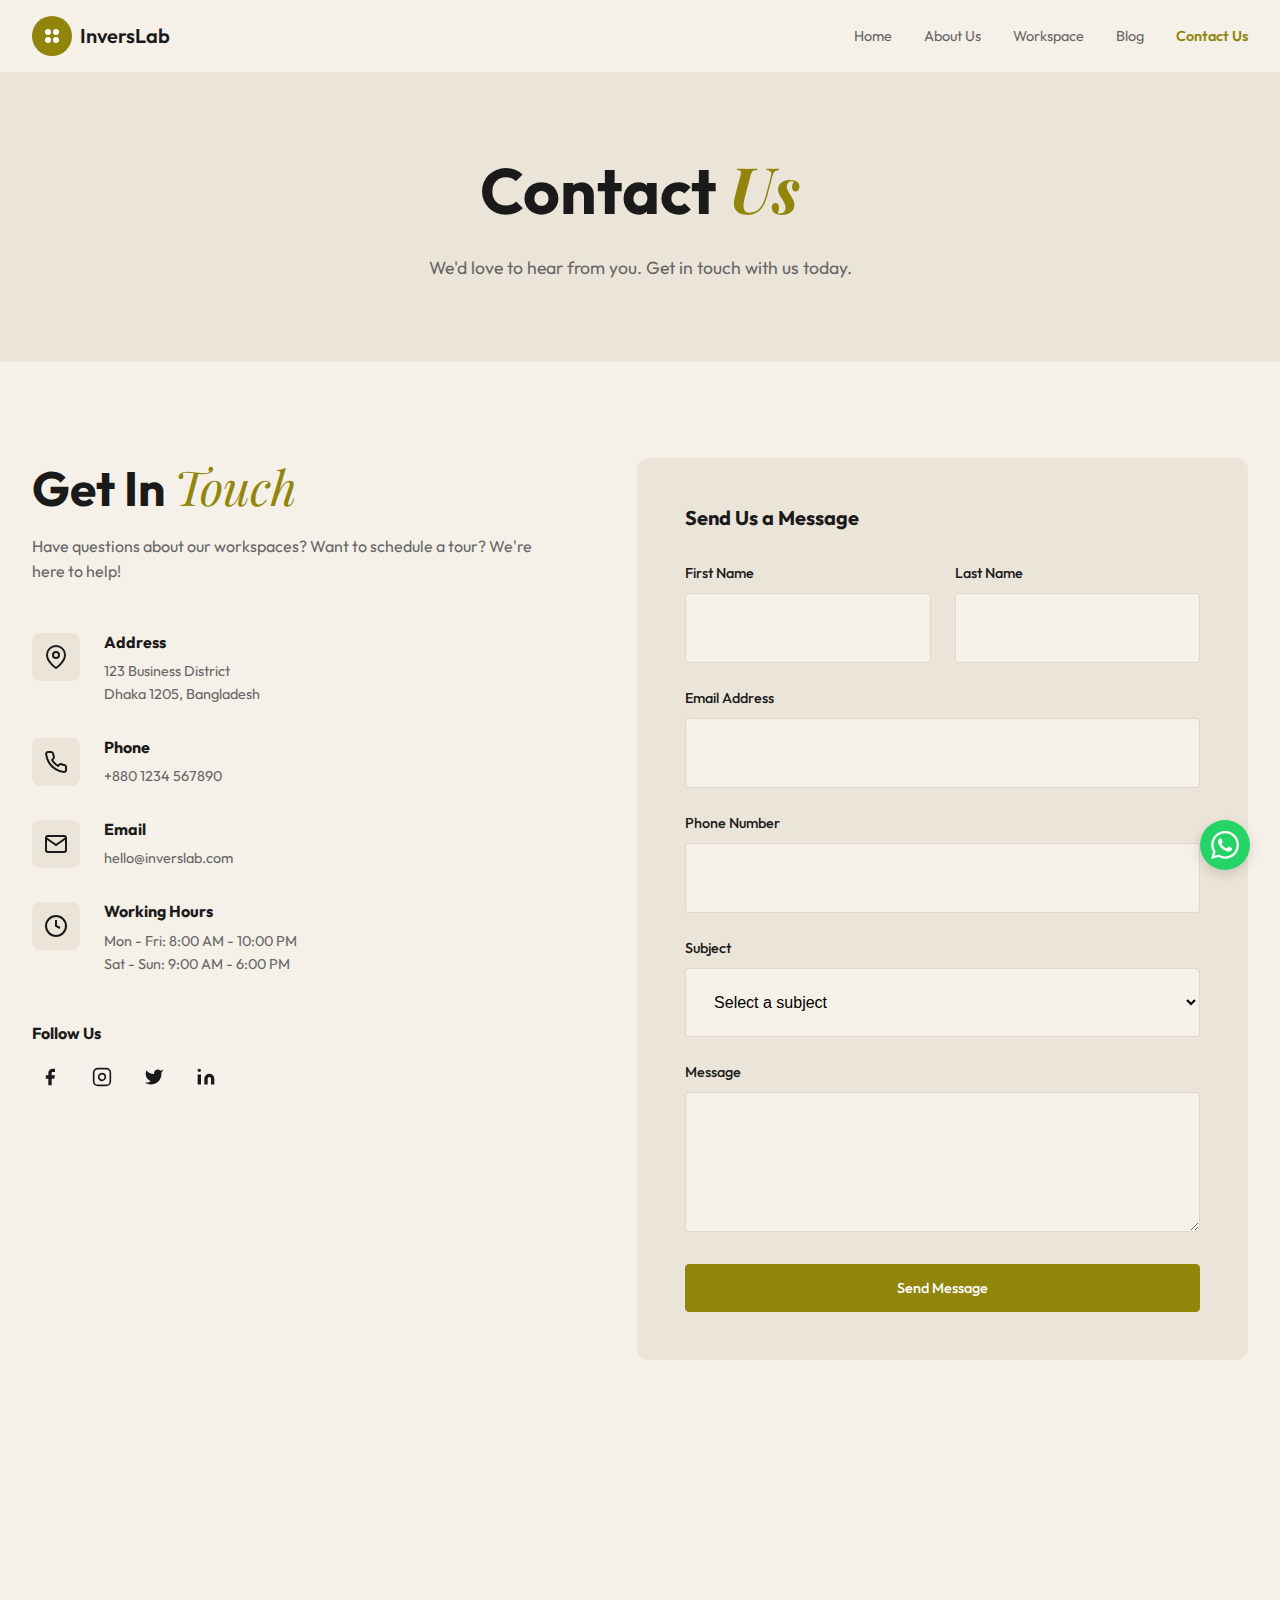
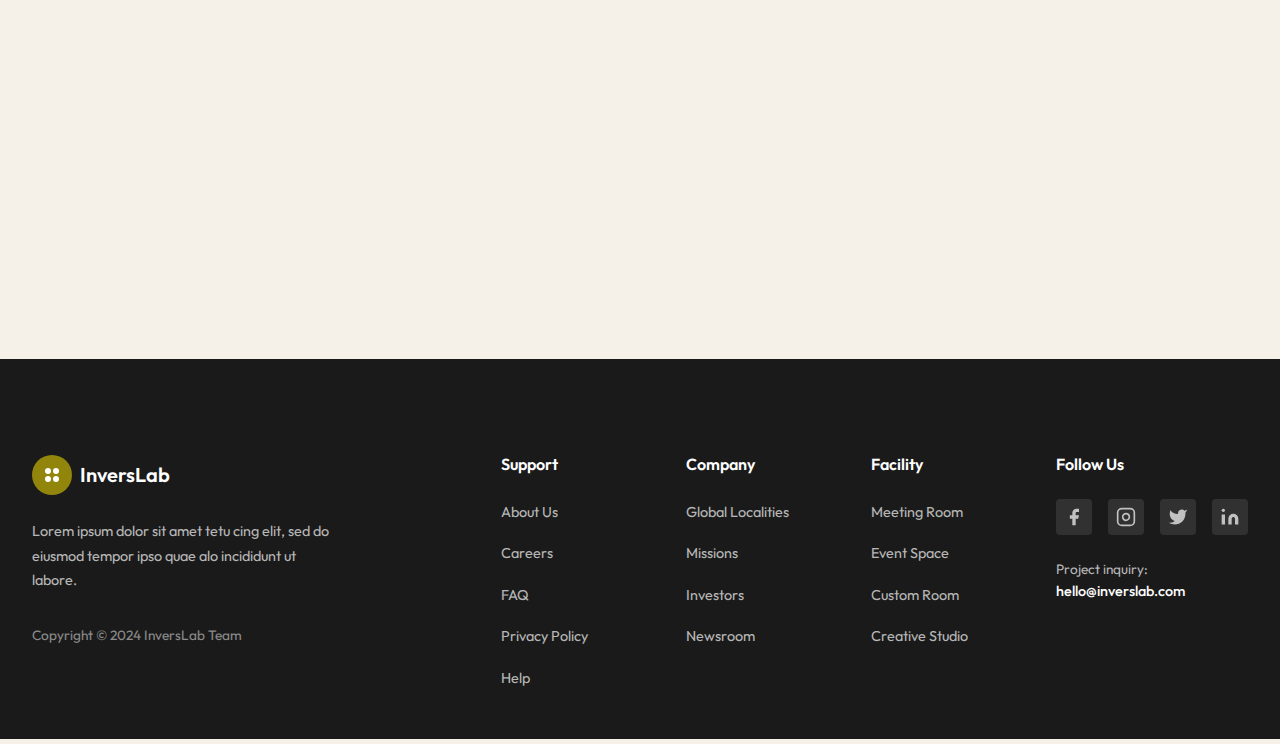
<file: contact.html>
<!DOCTYPE html>
<html lang="id">

<head>
    <meta charset="UTF-8">
    <meta name="viewport" content="width=device-width, initial-scale=1.0">
    <title>Contact Us - InversLab</title>
    <meta name="description"
        content="Get in touch with InversLab. Contact us for inquiries about our co-working spaces.">
    <link rel="preconnect" href="https://fonts.googleapis.com">
    <link rel="preconnect" href="https://fonts.gstatic.com" crossorigin>
    <link
        href="https://fonts.googleapis.com/css2?family=Outfit:wght@300;400;500;600;700;800&family=Playfair+Display:ital,wght@0,400;0,500;0,600;0,700;1,400;1,500;1,600&display=swap"
        rel="stylesheet">
    <link rel="stylesheet" href="styles.css">
</head>

<body>
    <header class="header">
        <nav class="nav container">
            <div class="logo">
                <div class="logo-icon"><svg width="24" height="24" viewBox="0 0 24 24" fill="none">
                        <circle cx="8" cy="8" r="3" fill="#91850C" />
                        <circle cx="16" cy="8" r="3" fill="#91850C" />
                        <circle cx="8" cy="16" r="3" fill="#91850C" />
                        <circle cx="16" cy="16" r="3" fill="#91850C" />
                    </svg></div>
                <span class="logo-text">InversLab</span>
            </div>
            <ul class="nav-links">
                <li><a href="index.html">Home</a></li>
                <li><a href="about.html">About Us</a></li>
                <li><a href="workspace.html">Workspace</a></li>
                <li><a href="blog.html">Blog</a></li>
                <li><a href="contact.html" class="active">Contact Us</a></li>
            </ul>
            <button class="mobile-menu-btn" aria-label="Menu"><span></span><span></span><span></span></button>
        </nav>
    </header>

    <section class="page-hero">
        <div class="container">
            <h1 class="page-title">Contact <span class="accent">Us</span></h1>
            <p class="page-subtitle">We'd love to hear from you. Get in touch with us today.</p>
        </div>
    </section>

    <section class="contact-section">
        <div class="container">
            <div class="contact-grid">
                <div class="contact-info">
                    <h2 class="section-title">Get In <span class="accent">Touch</span></h2>
                    <p>Have questions about our workspaces? Want to schedule a tour? We're here to help!</p>

                    <div class="contact-details">
                        <div class="contact-item">
                            <div class="contact-icon">
                                <svg width="24" height="24" viewBox="0 0 24 24" fill="none" stroke="currentColor"
                                    stroke-width="2">
                                    <path d="M21 10c0 7-9 13-9 13s-9-6-9-13a9 9 0 0 1 18 0z" />
                                    <circle cx="12" cy="10" r="3" />
                                </svg>
                            </div>
                            <div>
                                <h4>Address</h4>
                                <p>123 Business District<br>Dhaka 1205, Bangladesh</p>
                            </div>
                        </div>
                        <div class="contact-item">
                            <div class="contact-icon">
                                <svg width="24" height="24" viewBox="0 0 24 24" fill="none" stroke="currentColor"
                                    stroke-width="2">
                                    <path
                                        d="M22 16.92v3a2 2 0 0 1-2.18 2 19.79 19.79 0 0 1-8.63-3.07 19.5 19.5 0 0 1-6-6 19.79 19.79 0 0 1-3.07-8.67A2 2 0 0 1 4.11 2h3a2 2 0 0 1 2 1.72c.127.96.361 1.903.7 2.81a2 2 0 0 1-.45 2.11L8.09 9.91a16 16 0 0 0 6 6l1.27-1.27a2 2 0 0 1 2.11-.45c.907.339 1.85.573 2.81.7A2 2 0 0 1 22 16.92z" />
                                </svg>
                            </div>
                            <div>
                                <h4>Phone</h4>
                                <p>+880 1234 567890</p>
                            </div>
                        </div>
                        <div class="contact-item">
                            <div class="contact-icon">
                                <svg width="24" height="24" viewBox="0 0 24 24" fill="none" stroke="currentColor"
                                    stroke-width="2">
                                    <path
                                        d="M4 4h16c1.1 0 2 .9 2 2v12c0 1.1-.9 2-2 2H4c-1.1 0-2-.9-2-2V6c0-1.1.9-2 2-2z" />
                                    <polyline points="22,6 12,13 2,6" />
                                </svg>
                            </div>
                            <div>
                                <h4>Email</h4>
                                <p>hello@inverslab.com</p>
                            </div>
                        </div>
                        <div class="contact-item">
                            <div class="contact-icon">
                                <svg width="24" height="24" viewBox="0 0 24 24" fill="none" stroke="currentColor"
                                    stroke-width="2">
                                    <circle cx="12" cy="12" r="10" />
                                    <polyline points="12 6 12 12 16 14" />
                                </svg>
                            </div>
                            <div>
                                <h4>Working Hours</h4>
                                <p>Mon - Fri: 8:00 AM - 10:00 PM<br>Sat - Sun: 9:00 AM - 6:00 PM</p>
                            </div>
                        </div>
                    </div>

                    <div class="social-contact">
                        <h4>Follow Us</h4>
                        <div class="social-links">
                            <a href="#" aria-label="Facebook"><svg width="20" height="20" viewBox="0 0 24 24"
                                    fill="currentColor">
                                    <path d="M18 2h-3a5 5 0 0 0-5 5v3H7v4h3v8h4v-8h3l1-4h-4V7a1 1 0 0 1 1-1h3z" />
                                </svg></a>
                            <a href="#" aria-label="Instagram"><svg width="20" height="20" viewBox="0 0 24 24"
                                    fill="none" stroke="currentColor" stroke-width="2">
                                    <rect x="2" y="2" width="20" height="20" rx="5" ry="5" />
                                    <path d="M16 11.37A4 4 0 1 1 12.63 8 4 4 0 0 1 16 11.37z" />
                                </svg></a>
                            <a href="#" aria-label="Twitter"><svg width="20" height="20" viewBox="0 0 24 24"
                                    fill="currentColor">
                                    <path
                                        d="M23 3a10.9 10.9 0 0 1-3.14 1.53 4.48 4.48 0 0 0-7.86 3v1A10.66 10.66 0 0 1 3 4s-4 9 5 13a11.64 11.64 0 0 1-7 2c9 5 20 0 20-11.5a4.5 4.5 0 0 0-.08-.83A7.72 7.72 0 0 0 23 3z" />
                                </svg></a>
                            <a href="#" aria-label="LinkedIn"><svg width="20" height="20" viewBox="0 0 24 24"
                                    fill="currentColor">
                                    <path
                                        d="M16 8a6 6 0 0 1 6 6v7h-4v-7a2 2 0 0 0-2-2 2 2 0 0 0-2 2v7h-4v-7a6 6 0 0 1 6-6z" />
                                    <rect x="2" y="9" width="4" height="12" />
                                    <circle cx="4" cy="4" r="2" />
                                </svg></a>
                        </div>
                    </div>
                </div>

                <div class="contact-form-container">
                    <form class="contact-form" id="contactForm">
                        <h3>Send Us a Message</h3>
                        <div class="form-row">
                            <div class="form-group">
                                <label for="firstName">First Name</label>
                                <input type="text" id="firstName" name="firstName" required>
                            </div>
                            <div class="form-group">
                                <label for="lastName">Last Name</label>
                                <input type="text" id="lastName" name="lastName" required>
                            </div>
                        </div>
                        <div class="form-group">
                            <label for="email">Email Address</label>
                            <input type="email" id="email" name="email" required>
                        </div>
                        <div class="form-group">
                            <label for="phone">Phone Number</label>
                            <input type="tel" id="phone" name="phone">
                        </div>
                        <div class="form-group">
                            <label for="subject">Subject</label>
                            <select id="subject" name="subject">
                                <option value="">Select a subject</option>
                                <option value="tour">Schedule a Tour</option>
                                <option value="membership">Membership Inquiry</option>
                                <option value="event">Event Space Booking</option>
                                <option value="other">Other</option>
                            </select>
                        </div>
                        <div class="form-group">
                            <label for="message">Message</label>
                            <textarea id="message" name="message" rows="5" required></textarea>
                        </div>
                        <button type="submit" class="btn btn-accent btn-full">Send Message</button>
                    </form>
                </div>
            </div>
        </div>
    </section>

    <section class="map-section">
        <div class="container">
            <div class="map-container">
                <iframe
                    src="https://www.google.com/maps/embed?pb=!1m18!1m12!1m3!1d3651.9022744824614!2d90.39!3d23.75!2m3!1f0!2f0!3f0!3m2!1i1024!2i768!4f13.1!3m3!1m2!1s0x0%3A0x0!2zMjPCsDQ1JzAwLjAiTiA5MMKwMjMnMjQuMCJF!5e0!3m2!1sen!2sbd!4v1600000000000!5m2!1sen!2sbd"
                    width="100%" height="400" style="border:0;" allowfullscreen="" loading="lazy"></iframe>
            </div>
        </div>
    </section>

    <footer class="footer" id="contact">
        <div class="footer-container container">
            <div class="footer-main">
                <div class="footer-brand">
                    <div class="logo">
                        <div class="logo-icon">
                            <svg width="24" height="24" viewBox="0 0 24 24" fill="none">
                                <circle cx="8" cy="8" r="3" fill="#91850C" />
                                <circle cx="16" cy="8" r="3" fill="#91850C" />
                                <circle cx="8" cy="16" r="3" fill="#91850C" />
                                <circle cx="16" cy="16" r="3" fill="#91850C" />
                            </svg>
                        </div>
                        <span class="logo-text">InversLab</span>
                    </div>
                    <p class="footer-description">Lorem ipsum dolor sit amet tetu cing elit, sed do eiusmod tempor ipso
                        quae alo incididunt ut labore.</p>
                    <p class="footer-copyright">Copyright © 2024 InversLab Team</p>
                </div>

                <div class="footer-links">
                    <div class="footer-column">
                        <h4>Support</h4>
                        <ul>
                            <li><a href="#">About Us</a></li>
                            <li><a href="#">Careers</a></li>
                            <li><a href="#">FAQ</a></li>
                            <li><a href="#">Privacy Policy</a></li>
                            <li><a href="#">Help</a></li>
                        </ul>
                    </div>

                    <div class="footer-column">
                        <h4>Company</h4>
                        <ul>
                            <li><a href="#">Global Localities</a></li>
                            <li><a href="#">Missions</a></li>
                            <li><a href="#">Investors</a></li>
                            <li><a href="#">Newsroom</a></li>
                        </ul>
                    </div>

                    <div class="footer-column">
                        <h4>Facility</h4>
                        <ul>
                            <li><a href="#">Meeting Room</a></li>
                            <li><a href="#">Event Space</a></li>
                            <li><a href="#">Custom Room</a></li>
                            <li><a href="#">Creative Studio</a></li>
                        </ul>
                    </div>

                    <div class="footer-column">
                        <h4>Follow Us</h4>
                        <div class="social-links">
                            <a href="#" aria-label="Facebook">
                                <svg width="20" height="20" viewBox="0 0 24 24" fill="currentColor">
                                    <path d="M18 2h-3a5 5 0 0 0-5 5v3H7v4h3v8h4v-8h3l1-4h-4V7a1 1 0 0 1 1-1h3z" />
                                </svg>
                            </a>
                            <a href="#" aria-label="Instagram">
                                <svg width="20" height="20" viewBox="0 0 24 24" fill="none" stroke="currentColor"
                                    stroke-width="2">
                                    <rect x="2" y="2" width="20" height="20" rx="5" ry="5" />
                                    <path d="M16 11.37A4 4 0 1 1 12.63 8 4 4 0 0 1 16 11.37z" />
                                    <line x1="17.5" y1="6.5" x2="17.51" y2="6.5" />
                                </svg>
                            </a>
                            <a href="#" aria-label="Twitter">
                                <svg width="20" height="20" viewBox="0 0 24 24" fill="currentColor">
                                    <path
                                        d="M23 3a10.9 10.9 0 0 1-3.14 1.53 4.48 4.48 0 0 0-7.86 3v1A10.66 10.66 0 0 1 3 4s-4 9 5 13a11.64 11.64 0 0 1-7 2c9 5 20 0 20-11.5a4.5 4.5 0 0 0-.08-.83A7.72 7.72 0 0 0 23 3z" />
                                </svg>
                            </a>
                            <a href="#" aria-label="LinkedIn">
                                <svg width="20" height="20" viewBox="0 0 24 24" fill="currentColor">
                                    <path
                                        d="M16 8a6 6 0 0 1 6 6v7h-4v-7a2 2 0 0 0-2-2 2 2 0 0 0-2 2v7h-4v-7a6 6 0 0 1 6-6z" />
                                    <rect x="2" y="9" width="4" height="12" />
                                    <circle cx="4" cy="4" r="2" />
                                </svg>
                            </a>
                        </div>
                        <p class="footer-email">Project inquiry: <a
                                href="mailto:hello@inverslab.com">hello@inverslab.com</a></p>
                    </div>
                </div>
            </div>
        </div>
    </footer>
    <div class="floating-buttons">
        <button id="scrollToTop" class="float-btn scroll-top-btn" aria-label="Scroll to top">
            <svg width="24" height="24" viewBox="0 0 24 24" fill="none" stroke="currentColor" stroke-width="2">
                <line x1="12" y1="19" x2="12" y2="5"></line>
                <polyline points="5 12 12 5 19 12"></polyline>
            </svg>
        </button>
        <a href="https://wa.me/8801234567890" target="_blank" class="float-btn wa-btn" aria-label="Chat on WhatsApp">
            <svg width="28" height="28" viewBox="0 0 24 24" fill="currentColor">
                <path
                    d="M17.472 14.382c-.297-.149-1.758-.867-2.03-.967-.273-.099-.471-.148-.67.15-.197.297-.767.966-.94 1.164-.173.199-.347.223-.644.075-.297-.15-1.255-.463-2.39-1.475-.883-.788-1.48-1.761-1.653-2.059-.173-.297-.018-.458.13-.606.134-.133.298-.347.446-.52.149-.174.198-.298.298-.497.099-.198.05-.371-.025-.52-.075-.149-.669-1.612-.916-2.207-.242-.579-.487-.5-.669-.51-.173-.008-.371-.01-.57-.01-.198 0-.52.074-.792.372-.272.297-1.04 1.016-1.04 2.479 0 1.462 1.065 2.875 1.213 3.074.149.198 2.096 3.2 5.077 4.487.709.306 1.262.489 1.694.625.712.227 1.36.195 1.871.118.571-.085 1.758-.719 2.006-1.413.248-.694.248-1.289.173-1.413-.074-.124-.272-.198-.57-.347m-5.421 7.403h-.004a9.87 9.87 0 01-5.031-1.378l-.361-.214-3.741.982.998-3.648-.235-.374a9.86 9.86 0 01-1.51-5.26c.001-5.45 4.436-9.884 9.888-9.884 2.64 0 5.122 1.03 6.988 2.898a9.825 9.825 0 012.893 6.994c-.003 5.45-4.437 9.884-9.885 9.884m8.413-18.297A11.815 11.815 0 0012.05 0C5.495 0 .16 5.335.157 11.892c0 2.096.547 4.142 1.588 5.945L.057 24l6.305-1.654a11.882 11.882 0 005.683 1.448h.005c6.554 0 11.89-5.335 11.893-11.893a11.821 11.821 0 00-3.48-8.413Z" />
            </svg>
        </a>
    </div>
    <script src="script.js"></script>

</body>

</html>
</file>
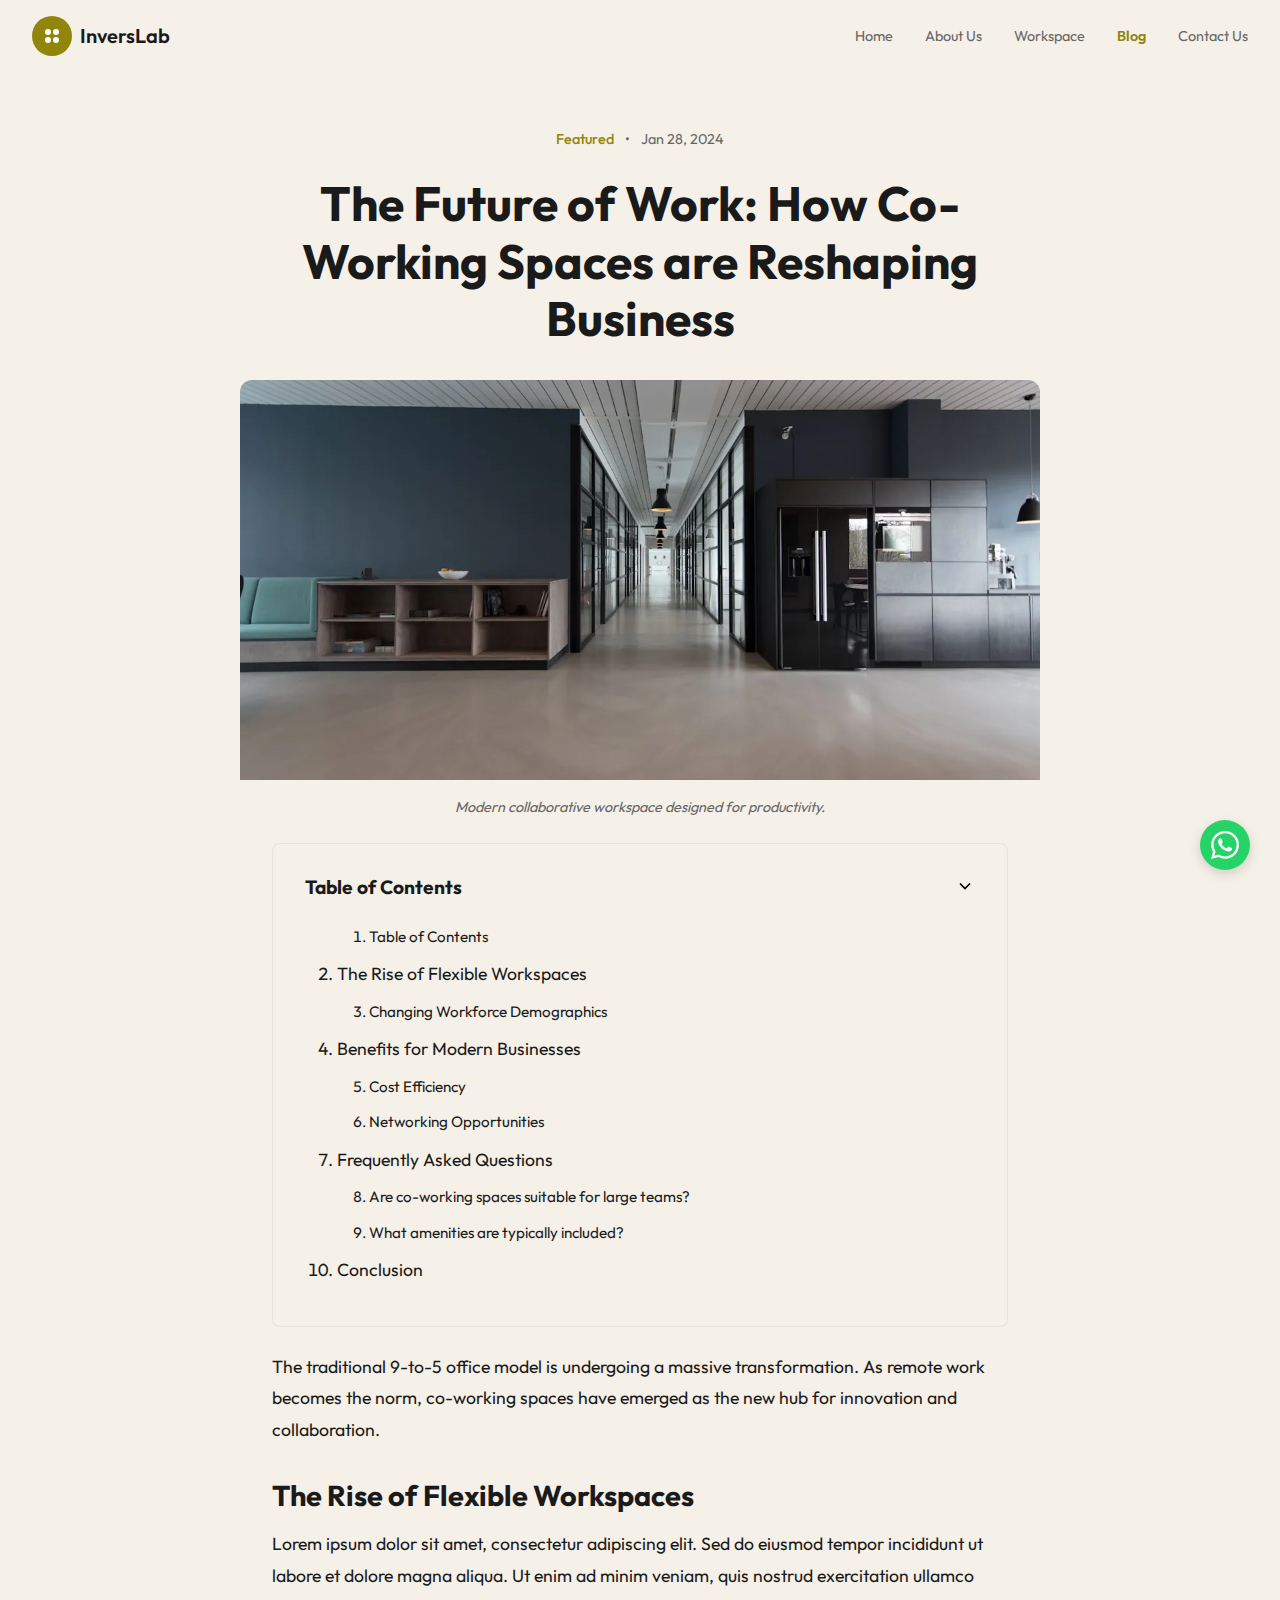
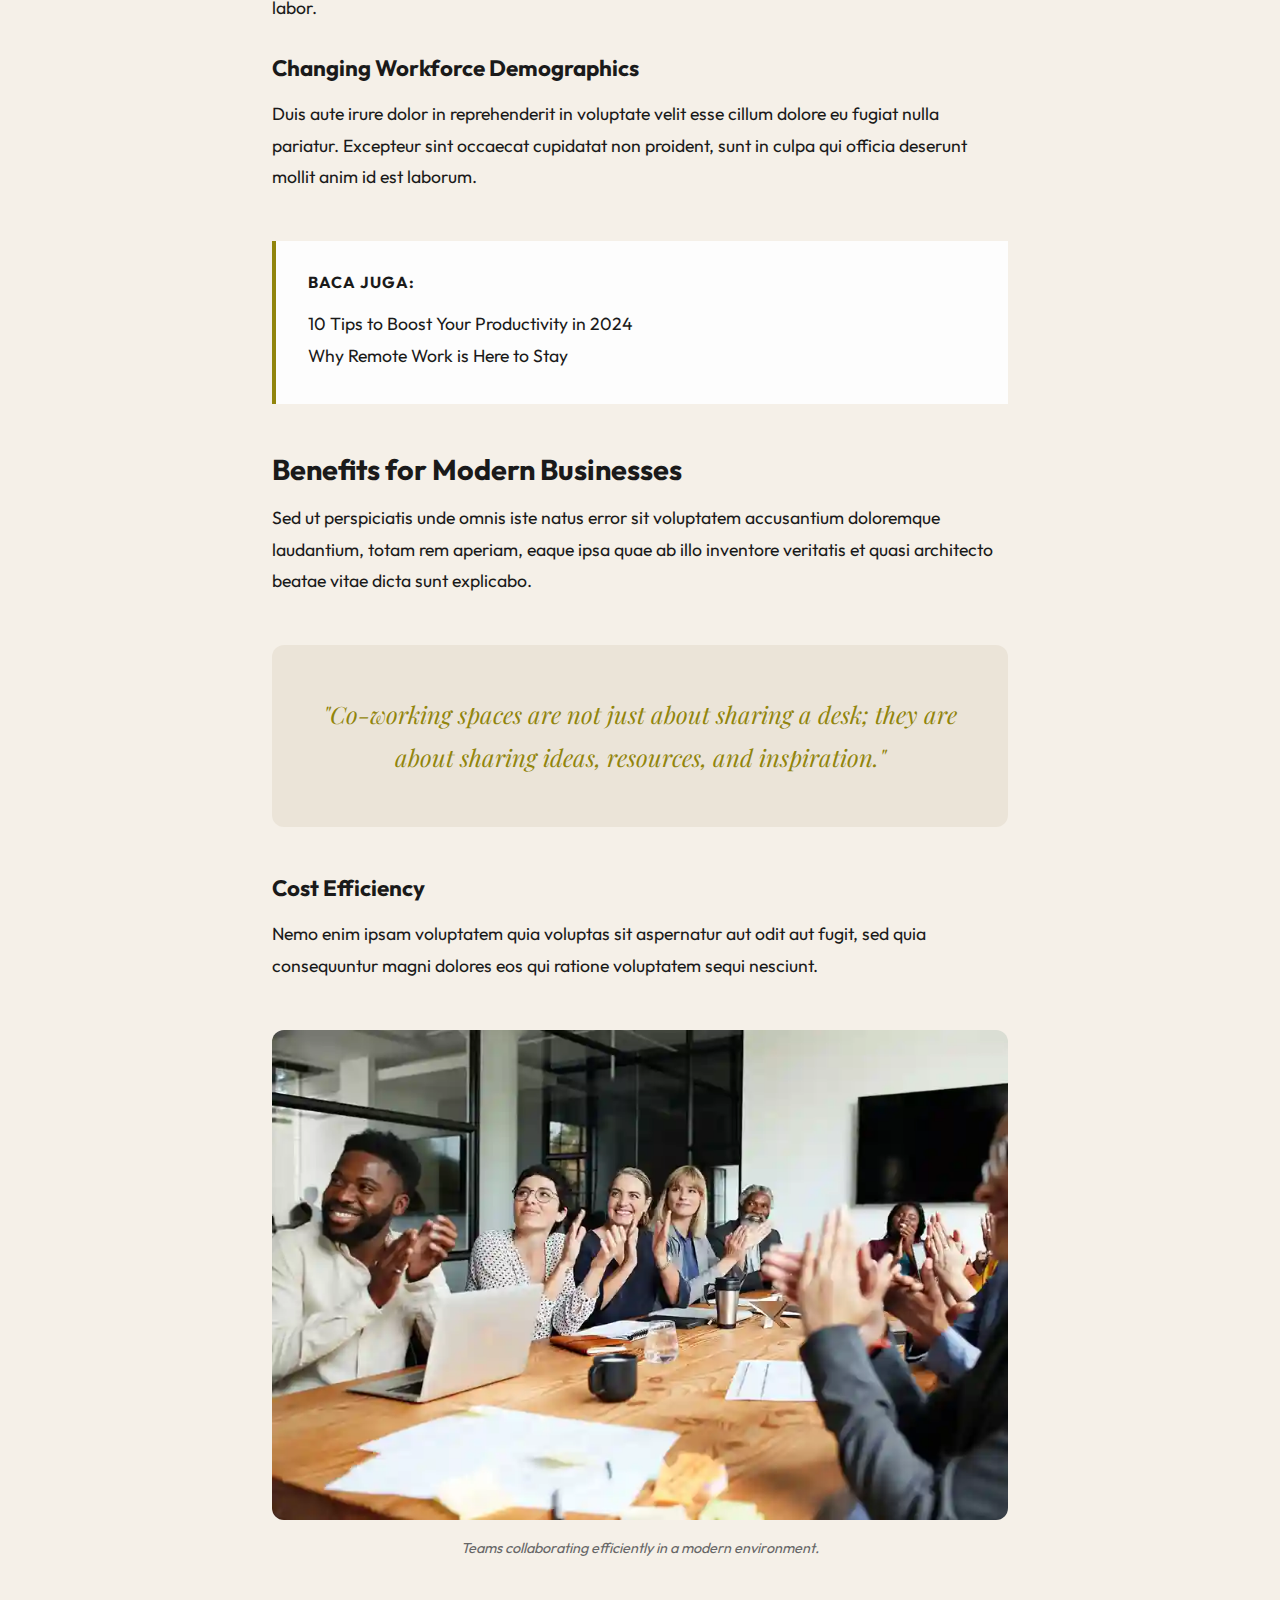
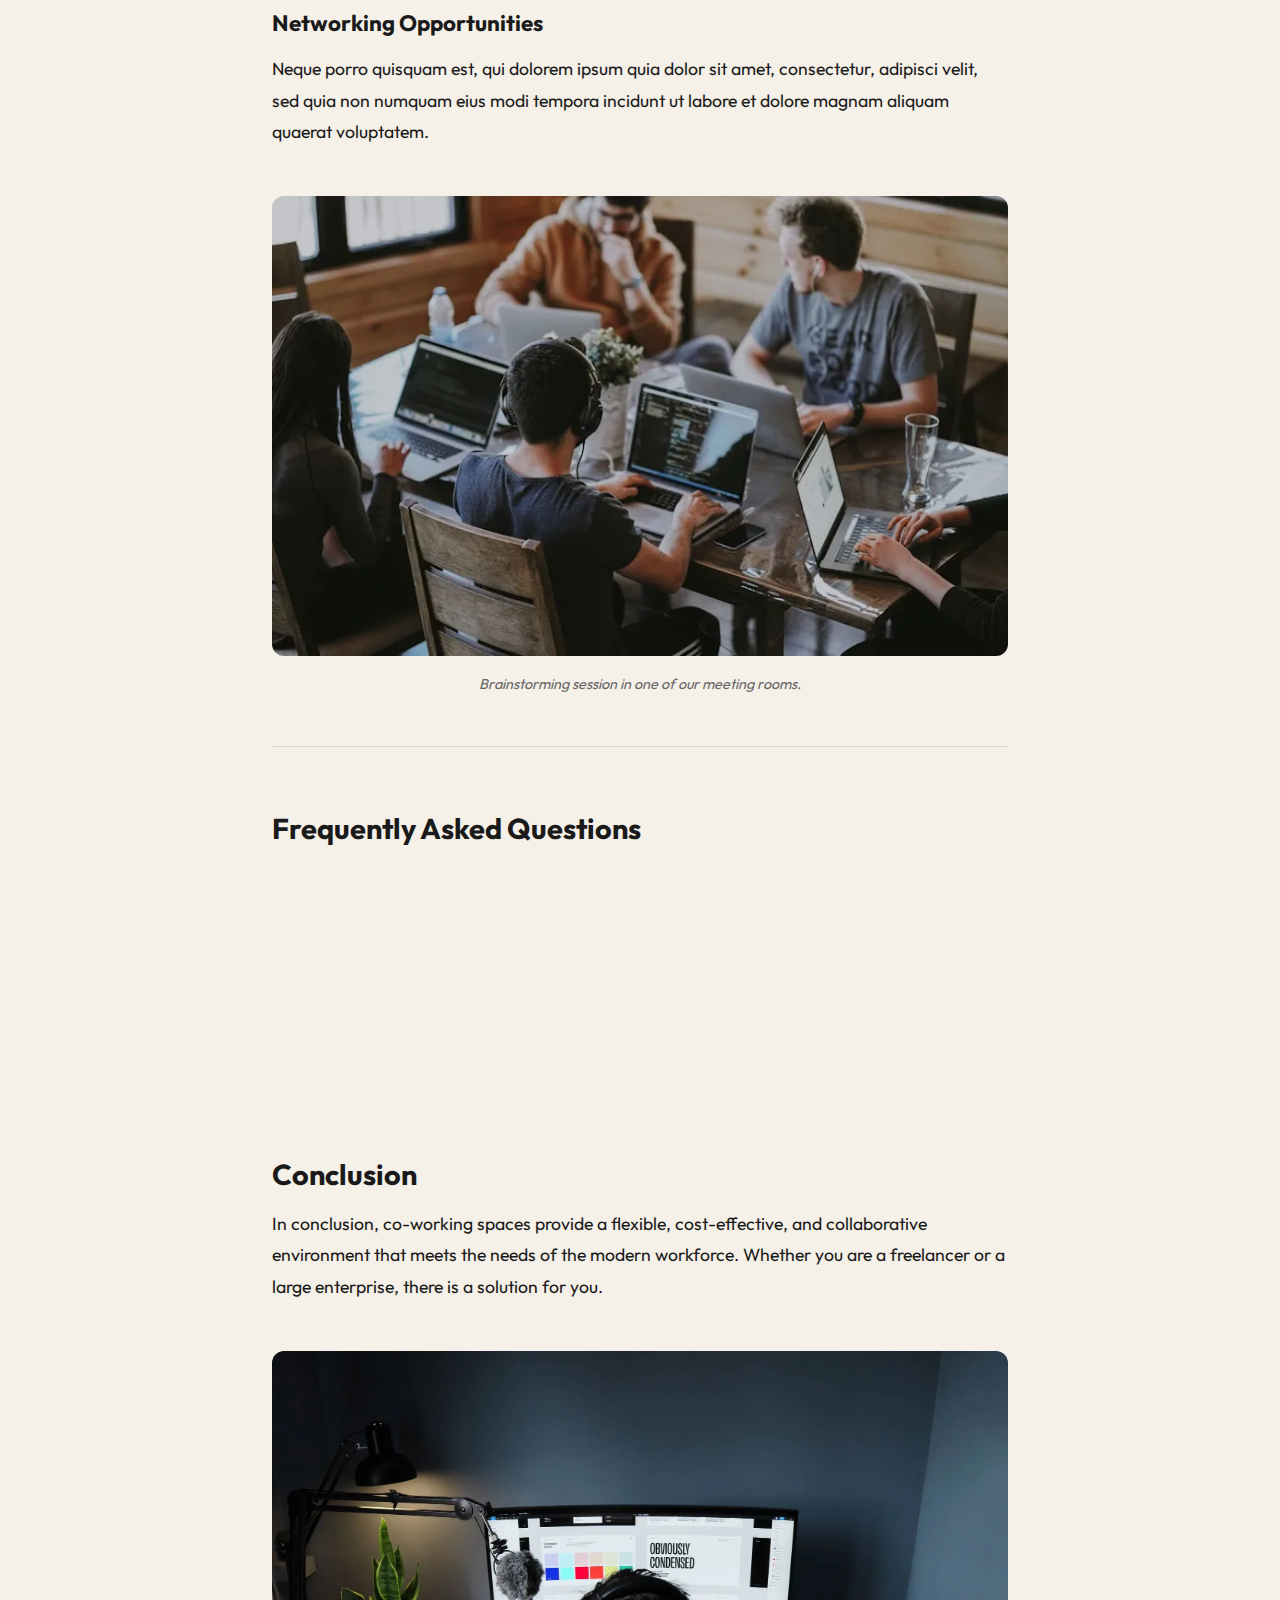
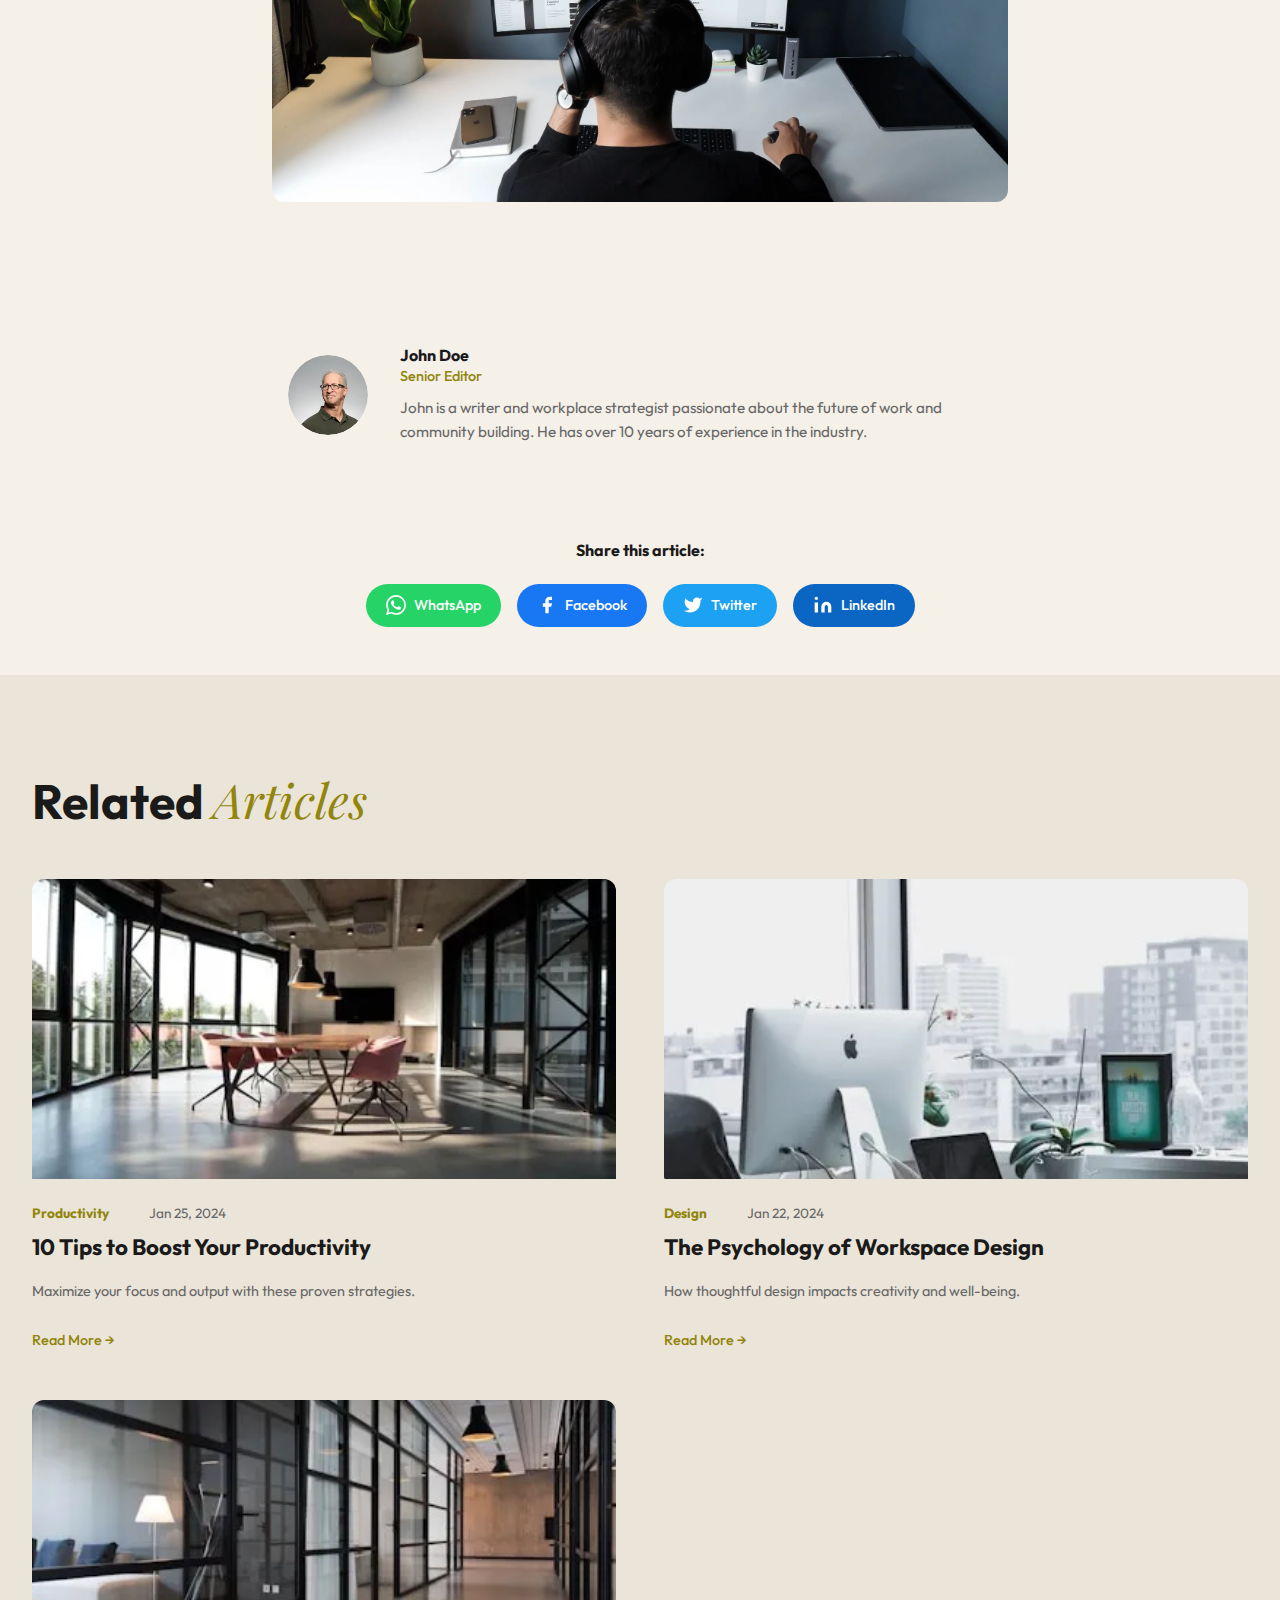
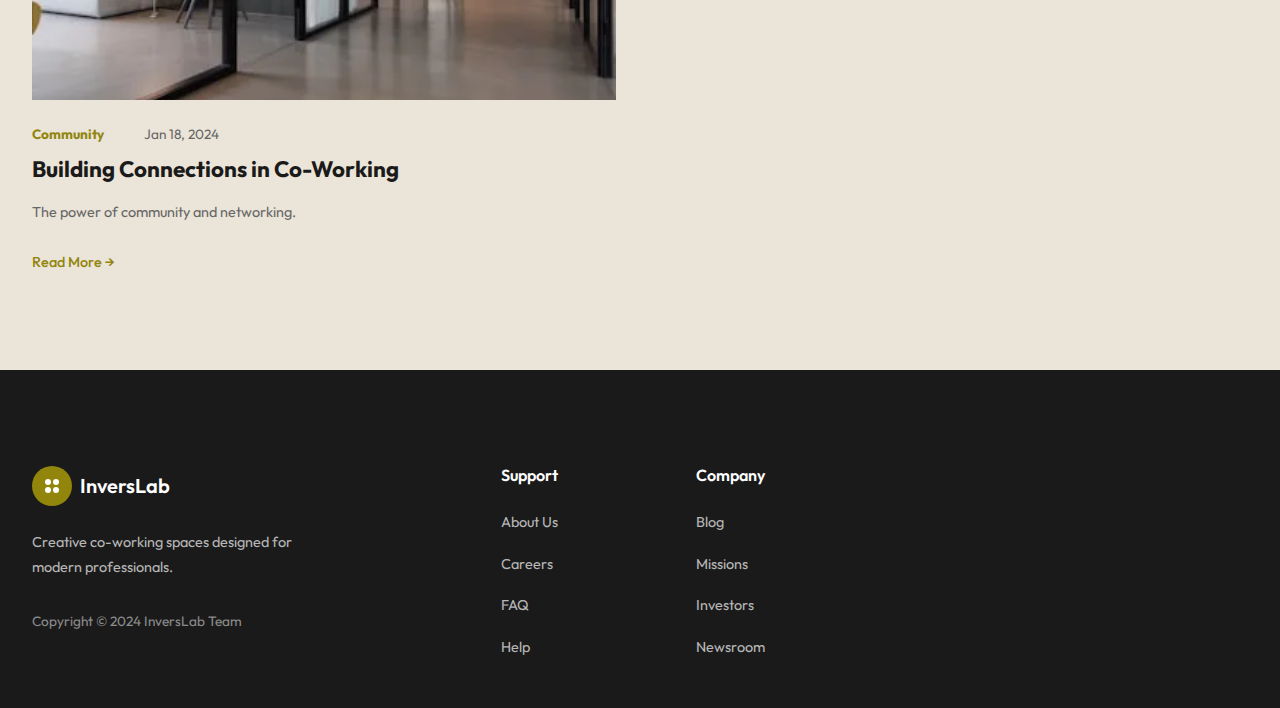
<file: How Co-Working Spaces are Reshaping Business.html>
<!DOCTYPE html>
<html lang="id">

<head>
    <meta charset="UTF-8">
    <meta name="viewport" content="width=device-width, initial-scale=1.0">
    <title>The Future of Work - InversLab Blog</title>
    <meta name="description"
        content="Discover how modern co-working spaces are transforming the way we work and collaborate.">
    <link rel="preconnect" href="https://fonts.googleapis.com">
    <link rel="preconnect" href="https://fonts.gstatic.com" crossorigin>
    <link
        href="https://fonts.googleapis.com/css2?family=Outfit:wght@300;400;500;600;700;800&family=Playfair+Display:ital,wght@0,400;0,500;0,600;0,700;1,400;1,500;1,600&display=swap"
        rel="stylesheet">
    <link rel="stylesheet" href="styles.css">
</head>

<body>
    <!-- Header / Navigation -->
    <header class="header">
        <nav class="nav container">
            <div class="logo">
                <div class="logo-icon">
                    <svg width="24" height="24" viewBox="0 0 24 24" fill="none">
                        <circle cx="8" cy="8" r="3" fill="#91850C" />
                        <circle cx="16" cy="8" r="3" fill="#91850C" />
                        <circle cx="8" cy="16" r="3" fill="#91850C" />
                        <circle cx="16" cy="16" r="3" fill="#91850C" />
                    </svg>
                </div>
                <span class="logo-text">InversLab</span>
            </div>
            <ul class="nav-links">
                <li><a href="index.html">Home</a></li>
                <li><a href="about.html">About Us</a></li>
                <li><a href="workspace.html">Workspace</a></li>
                <li><a href="blog.html" class="active">Blog</a></li>
                <li><a href="contact.html">Contact Us</a></li>
            </ul>
            <button class="mobile-menu-btn" aria-label="Menu">
                <span></span>
                <span></span>
                <span></span>
            </button>
        </nav>
    </header>

    <!-- Article Content -->
    <article class="article-page">
        <div class="article-hero container">
            <div class="article-meta">
                <span class="post-category">Featured</span>
                <span class="meta-sep">•</span>
                <span class="post-date">Jan 28, 2024</span>
            </div>
            <h1 class="article-title">The Future of Work: How Co-Working Spaces are Reshaping Business</h1>

            <figure class="article-main-image">
                <img src="images/furniture rumah5.2.webp" alt="Modern co-working space interior">
                <figcaption>Modern collaborative workspace designed for productivity.</figcaption>
            </figure>
        </div>

        <div class="container article-layout">
            <div class="article-content" id="article-content">
                <!-- TOC Container -->
                <div class="toc-container">
                    <div class="toc-header" id="toc-toggle">
                        <h3>Table of Contents</h3>
                        <button class="toc-btn" aria-label="Toggle Table of Contents">
                            <svg width="20" height="20" viewBox="0 0 24 24" fill="none" stroke="currentColor"
                                stroke-width="2">
                                <polyline points="6 9 12 15 18 9"></polyline>
                            </svg>
                        </button>
                    </div>
                    <div class="toc-body" id="toc-body">
                        <!-- Auto generated links will go here -->
                    </div>
                </div>

                <p class="lead">The traditional 9-to-5 office model is undergoing a massive transformation. As remote
                    work becomes the norm, co-working spaces have emerged as the new hub for innovation and
                    collaboration.</p>

                <h2>The Rise of Flexible Workspaces</h2>
                <p>Lorem ipsum dolor sit amet, consectetur adipiscing elit. Sed do eiusmod tempor incididunt ut labore
                    et dolore magna aliqua. Ut enim ad minim veniam, quis nostrud exercitation ullamco labor.</p>

                <h3>Changing Workforce Demographics</h3>
                <p>Duis aute irure dolor in reprehenderit in voluptate velit esse cillum dolore eu fugiat nulla
                    pariatur. Excepteur sint occaecat cupidatat non proident, sunt in culpa qui officia deserunt mollit
                    anim id est laborum.</p>

                <!-- Baca Juga Block -->
                <div class="read-also-block">
                    <h4>Baca Juga:</h4>
                    <ul>
                        <li><a href="#">10 Tips to Boost Your Productivity in 2024</a></li>
                        <li><a href="#">Why Remote Work is Here to Stay</a></li>
                    </ul>
                </div>

                <h2>Benefits for Modern Businesses</h2>
                <p>Sed ut perspiciatis unde omnis iste natus error sit voluptatem accusantium doloremque laudantium,
                    totam rem aperiam, eaque ipsa quae ab illo inventore veritatis et quasi architecto beatae vitae
                    dicta sunt explicabo.</p>

                <blockquote>
                    "Co-working spaces are not just about sharing a desk; they are about sharing ideas, resources, and
                    inspiration."
                </blockquote>

                <h3>Cost Efficiency</h3>
                <p>Nemo enim ipsam voluptatem quia voluptas sit aspernatur aut odit aut fugit, sed quia consequuntur
                    magni dolores eos qui ratione voluptatem sequi nesciunt.</p>

                <!-- Promo GIF -->
                <figure class="article-promo-image">
                    <img src="images/Teams collaborating.webp" alt="Productivity Animation">
                    <figcaption>Teams collaborating efficiently in a modern environment.</figcaption>
                </figure>

                <h3>Networking Opportunities</h3>
                <p>Neque porro quisquam est, qui dolorem ipsum quia dolor sit amet, consectetur, adipisci velit, sed
                    quia non numquam eius modi tempora incidunt ut labore et dolore magnam aliquam quaerat voluptatem.
                </p>

                <figure class="article-supporting-image">
                    <img src="images/Brainstorming.webp" alt="Team meeting">
                    <figcaption>Brainstorming session in one of our meeting rooms.</figcaption>
                </figure>

                <!-- FAQ Section -->
                <div class="article-faq">
                    <h2>Frequently Asked Questions</h2>
                    <div class="faq-item">
                        <div class="faq-question">
                            <h3>Are co-working spaces suitable for large teams?</h3>
                        </div>
                        <div class="faq-answer">
                            <p>Yes, many co-working spaces offer private offices and custom suites tailored for larger
                                teams.</p>
                        </div>
                    </div>
                    <div class="faq-item">
                        <div class="faq-question">
                            <h3>What amenities are typically included?</h3>
                        </div>
                        <div class="faq-answer">
                            <p>Standard amenities include high-speed WiFi, coffee/tea, printing services, and meeting
                                room access.</p>
                        </div>
                    </div>
                </div>

                <h2>Conclusion</h2>
                <p>In conclusion, co-working spaces provide a flexible, cost-effective, and collaborative environment
                    that meets the needs of the modern workforce. Whether you are a freelancer or a large enterprise,
                    there is a solution for you.</p>

                <!-- Promo GIF 2 -->
                <figure class="article-promo-image">
                    <img src="images/freelancer.webp" alt="Success Animation">
                </figure>

            </div>
        </div>

        <!-- Author Bio -->
        <div class="container margin-top-lg">
            <div class="author-bio-box">
                <div class="author-avatar">
                    <img src="images/Karim Hassan.webp" alt="John Doe">
                </div>
                <div class="author-info">
                    <h4>John Doe</h4>
                    <p class="author-role">Senior Editor</p>
                    <p class="author-desc">John is a writer and workplace strategist passionate about the future of work
                        and community building. He has over 10 years of experience in the industry.</p>
                </div>
            </div>
        </div>

        <!-- Share Buttons -->
        <div class="container share-section">
            <h4>Share this article:</h4>
            <div class="share-buttons">
                <a href="#" class="share-btn whatsapp" aria-label="Share on WhatsApp">
                    <svg width="20" height="20" viewBox="0 0 24 24" fill="currentColor">
                        <path
                            d="M17.472 14.382c-.297-.149-1.758-.867-2.03-.967-.273-.099-.471-.148-.67.15-.197.297-.767.966-.94 1.164-.173.199-.347.223-.644.075-.297-.15-1.255-.463-2.39-1.475-.883-.788-1.48-1.761-1.653-2.059-.173-.297-.018-.458.13-.606.134-.133.298-.347.446-.52.149-.174.198-.298.298-.497.099-.198.05-.371-.025-.52-.075-.149-.669-1.612-.916-2.207-.242-.579-.487-.5-.669-.51-.173-.008-.371-.01-.57-.01-.198 0-.52.074-.792.372-.272.297-1.04 1.016-1.04 2.479 0 1.462 1.065 2.875 1.213 3.074.149.198 2.096 3.2 5.077 4.487.709.306 1.262.489 1.694.625.712.227 1.36.195 1.871.118.571-.085 1.758-.719 2.006-1.413.248-.694.248-1.289.173-1.413-.074-.124-.272-.198-.57-.347m-5.421 7.403h-.004a9.87 9.87 0 01-5.031-1.378l-.361-.214-3.741.982.998-3.648-.235-.374a9.86 9.86 0 01-1.51-5.26c.001-5.45 4.436-9.884 9.888-9.884 2.64 0 5.122 1.03 6.988 2.898a9.825 9.825 0 012.893 6.994c-.003 5.45-4.437 9.884-9.885 9.884m8.413-18.297A11.815 11.815 0 0012.05 0C5.495 0 .16 5.335.157 11.892c0 2.096.547 4.142 1.588 5.945L.057 24l6.305-1.654a11.882 11.882 0 005.683 1.448h.005c6.554 0 11.89-5.335 11.893-11.893a11.821 11.821 0 00-3.48-8.413Z" />
                    </svg> WhatsApp
                </a>
                <a href="#" class="share-btn facebook" aria-label="Share on Facebook">
                    <svg width="20" height="20" viewBox="0 0 24 24" fill="currentColor">
                        <path d="M18 2h-3a5 5 0 0 0-5 5v3H7v4h3v8h4v-8h3l1-4h-4V7a1 1 0 0 1 1-1h3z" />
                    </svg> Facebook
                </a>
                <a href="#" class="share-btn twitter" aria-label="Share on Twitter">
                    <svg width="20" height="20" viewBox="0 0 24 24" fill="currentColor">
                        <path
                            d="M23 3a10.9 10.9 0 0 1-3.14 1.53 4.48 4.48 0 0 0-7.86 3v1A10.66 10.66 0 0 1 3 4s-4 9 5 13a11.64 11.64 0 0 1-7 2c9 5 20 0 20-11.5a4.5 4.5 0 0 0-.08-.83A7.72 7.72 0 0 0 23 3z" />
                    </svg> Twitter
                </a>
                <a href="#" class="share-btn linkedin" aria-label="Share on LinkedIn">
                    <svg width="20" height="20" viewBox="0 0 24 24" fill="currentColor">
                        <path d="M16 8a6 6 0 0 1 6 6v7h-4v-7a2 2 0 0 0-2-2 2 2 0 0 0-2 2v7h-4v-7a6 6 0 0 1 6-6z" />
                        <rect x="2" y="9" width="4" height="12" />
                        <circle cx="4" cy="4" r="2" />
                    </svg> LinkedIn
                </a>
            </div>
        </div>
    </article>

    <!-- Related Articles -->
    <section class="related-articles">
        <div class="container">
            <h2 class="section-title text-center">Related <span class="accent">Articles</span></h2>
            <div class="blog-grid">
                <article class="blog-card">
                    <div class="blog-image"><img src="images/furniture rumah4.webp" alt="Blog"></div>
                    <div class="blog-content">
                        <div class="post-meta"><span class="post-category">Productivity</span><span
                                class="post-date">Jan 25, 2024</span></div>
                        <h3>10 Tips to Boost Your Productivity</h3>
                        <p>Maximize your focus and output with these proven strategies.</p>
                        <a href="blog-productivity.html" class="read-more">Read More →</a>
                    </div>
                </article>
                <article class="blog-card">
                    <div class="blog-image"><img src="images/furniture rumah2.webp" alt="Blog"></div>
                    <div class="blog-content">
                        <div class="post-meta"><span class="post-category">Design</span><span class="post-date">Jan 22,
                                2024</span></div>
                        <h3>The Psychology of Workspace Design</h3>
                        <p>How thoughtful design impacts creativity and well-being.</p>
                        <a href="The Psychology of Workspace Design.html" class="read-more">Read More →</a>
                    </div>
                </article>
                <article class="blog-card">
                    <div class="blog-image"><img src="images/furniture rumah3.webp" alt="Blog"></div>
                    <div class="blog-content">
                        <div class="post-meta"><span class="post-category">Community</span><span class="post-date">Jan
                                18, 2024</span></div>
                        <h3>Building Connections in Co-Working</h3>
                        <p>The power of community and networking.</p>
                        <a href="Building Connections in Co-Working.html" class="read-more">Read More →</a>
                    </div>
                </article>
            </div>
        </div>
    </section>

    <!-- Footer -->
    <footer class="footer" id="contact">
        <div class="footer-container container">
            <div class="footer-main">
                <div class="footer-brand">
                    <div class="logo">
                        <div class="logo-icon">
                            <svg width="24" height="24" viewBox="0 0 24 24" fill="none">
                                <circle cx="8" cy="8" r="3" fill="#91850C" />
                                <circle cx="16" cy="8" r="3" fill="#91850C" />
                                <circle cx="8" cy="16" r="3" fill="#91850C" />
                                <circle cx="16" cy="16" r="3" fill="#91850C" />
                            </svg>
                        </div>
                        <span class="logo-text">InversLab</span>
                    </div>
                    <p class="footer-description">Creative co-working spaces designed for modern professionals.</p>
                    <p class="footer-copyright">Copyright © 2024 InversLab Team</p>
                </div>

                <div class="footer-links">
                    <div class="footer-column">
                        <h4>Support</h4>
                        <ul>
                            <li><a href="about.html">About Us</a></li>
                            <li><a href="#">Careers</a></li>
                            <li><a href="#">FAQ</a></li>
                            <li><a href="#">Help</a></li>
                        </ul>
                    </div>

                    <div class="footer-column">
                        <h4>Company</h4>
                        <ul>
                            <li><a href="#">Blog</a></li>
                            <li><a href="#">Missions</a></li>
                            <li><a href="#">Investors</a></li>
                            <li><a href="#">Newsroom</a></li>
                        </ul>
                    </div>
                    <!-- Simplified Footer columns for sample -->
                </div>
            </div>
        </div>
    </footer>

    <div class="floating-buttons">
        <button id="scrollToTop" class="float-btn scroll-top-btn" aria-label="Scroll to top">
            <svg width="24" height="24" viewBox="0 0 24 24" fill="none" stroke="currentColor" stroke-width="2">
                <line x1="12" y1="19" x2="12" y2="5"></line>
                <polyline points="5 12 12 5 19 12"></polyline>
            </svg>
        </button>
        <a href="https://wa.me/8801234567890" target="_blank" class="float-btn wa-btn" aria-label="Chat on WhatsApp">
            <svg width="28" height="28" viewBox="0 0 24 24" fill="currentColor">
                <path
                    d="M17.472 14.382c-.297-.149-1.758-.867-2.03-.967-.273-.099-.471-.148-.67.15-.197.297-.767.966-.94 1.164-.173.199-.347.223-.644.075-.297-.15-1.255-.463-2.39-1.475-.883-.788-1.48-1.761-1.653-2.059-.173-.297-.018-.458.13-.606.134-.133.298-.347.446-.52.149-.174.198-.298.298-.497.099-.198.05-.371-.025-.52-.075-.149-.669-1.612-.916-2.207-.242-.579-.487-.5-.669-.51-.173-.008-.371-.01-.57-.01-.198 0-.52.074-.792.372-.272.297-1.04 1.016-1.04 2.479 0 1.462 1.065 2.875 1.213 3.074.149.198 2.096 3.2 5.077 4.487.709.306 1.262.489 1.694.625.712.227 1.36.195 1.871.118.571-.085 1.758-.719 2.006-1.413.248-.694.248-1.289.173-1.413-.074-.124-.272-.198-.57-.347m-5.421 7.403h-.004a9.87 9.87 0 01-5.031-1.378l-.361-.214-3.741.982.998-3.648-.235-.374a9.86 9.86 0 01-1.51-5.26c.001-5.45 4.436-9.884 9.888-9.884 2.64 0 5.122 1.03 6.988 2.898a9.825 9.825 0 012.893 6.994c-.003 5.45-4.437 9.884-9.885 9.884m8.413-18.297A11.815 11.815 0 0012.05 0C5.495 0 .16 5.335.157 11.892c0 2.096.547 4.142 1.588 5.945L.057 24l6.305-1.654a11.882 11.882 0 005.683 1.448h.005c6.554 0 11.89-5.335 11.893-11.893a11.821 11.821 0 00-3.48-8.413Z" />
            </svg>
        </a>
    </div>
    <script src="script.js"></script>
</body>

</html>
</file>
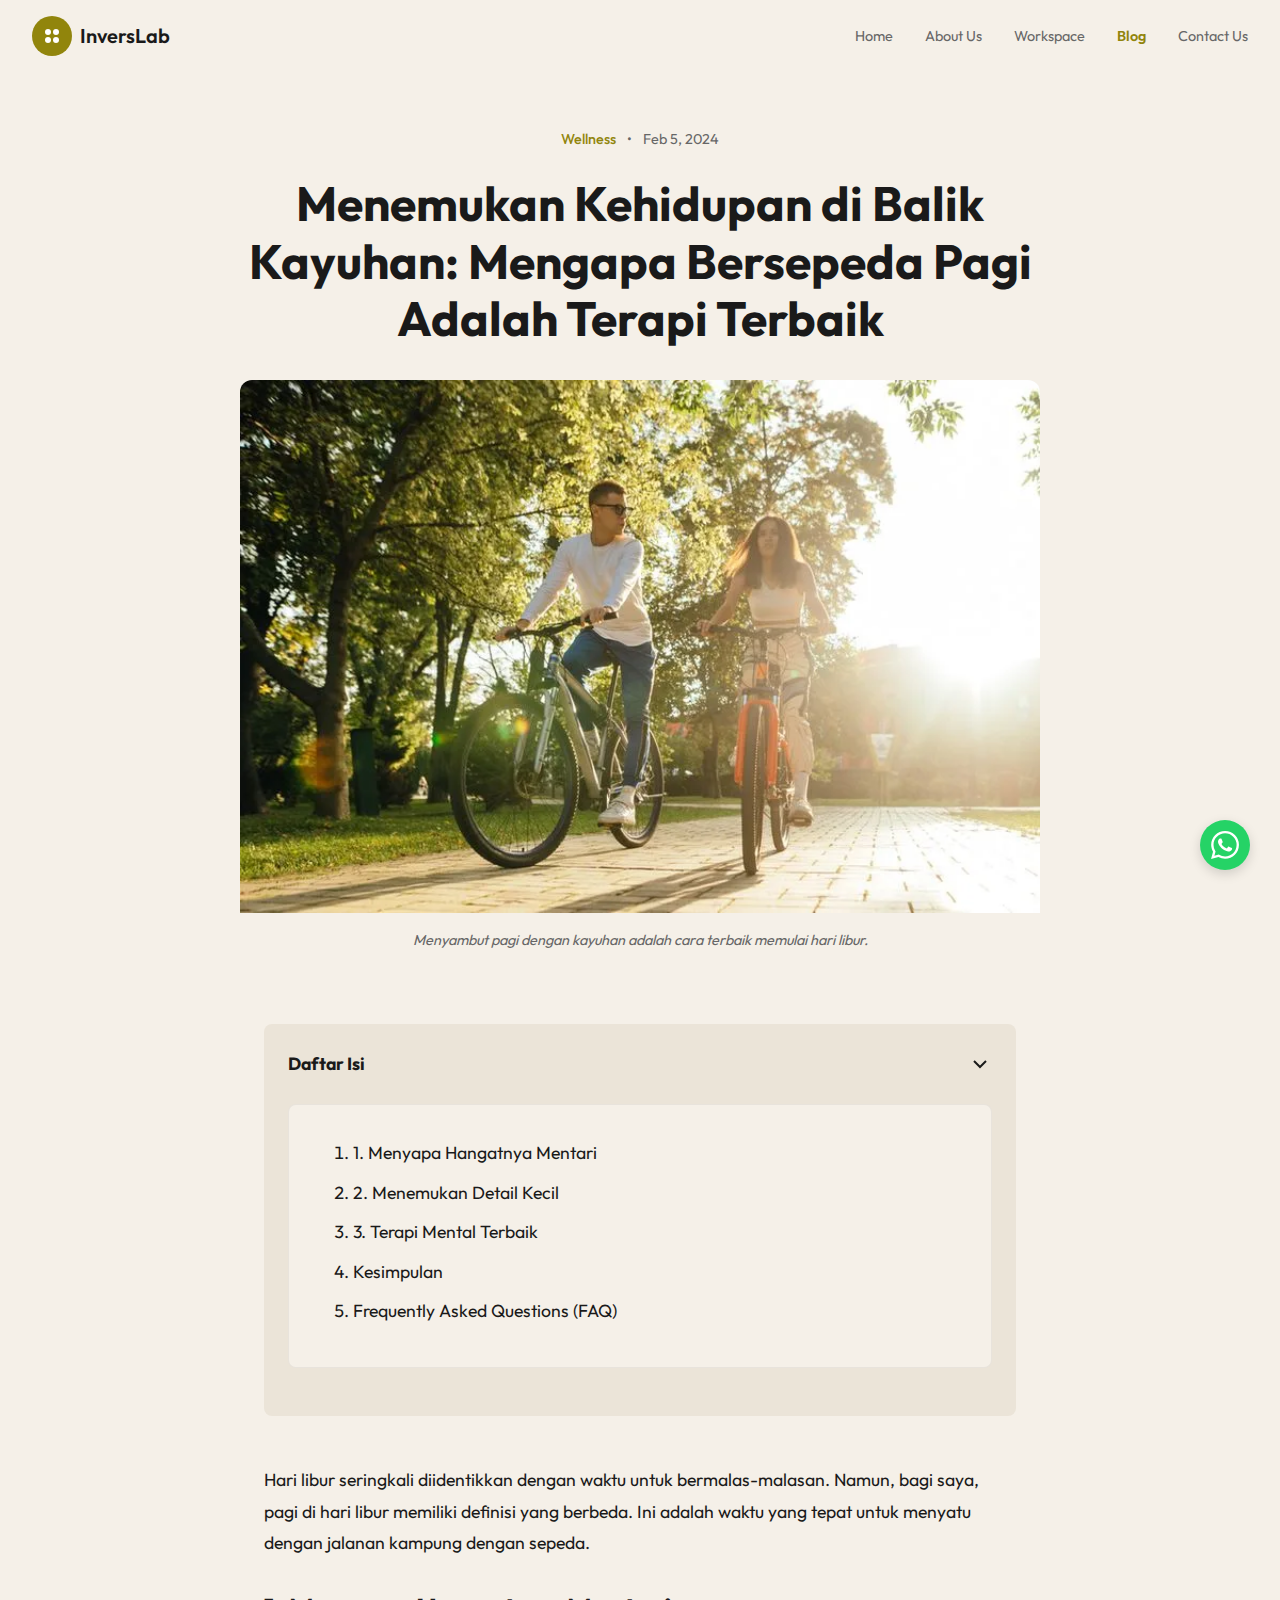
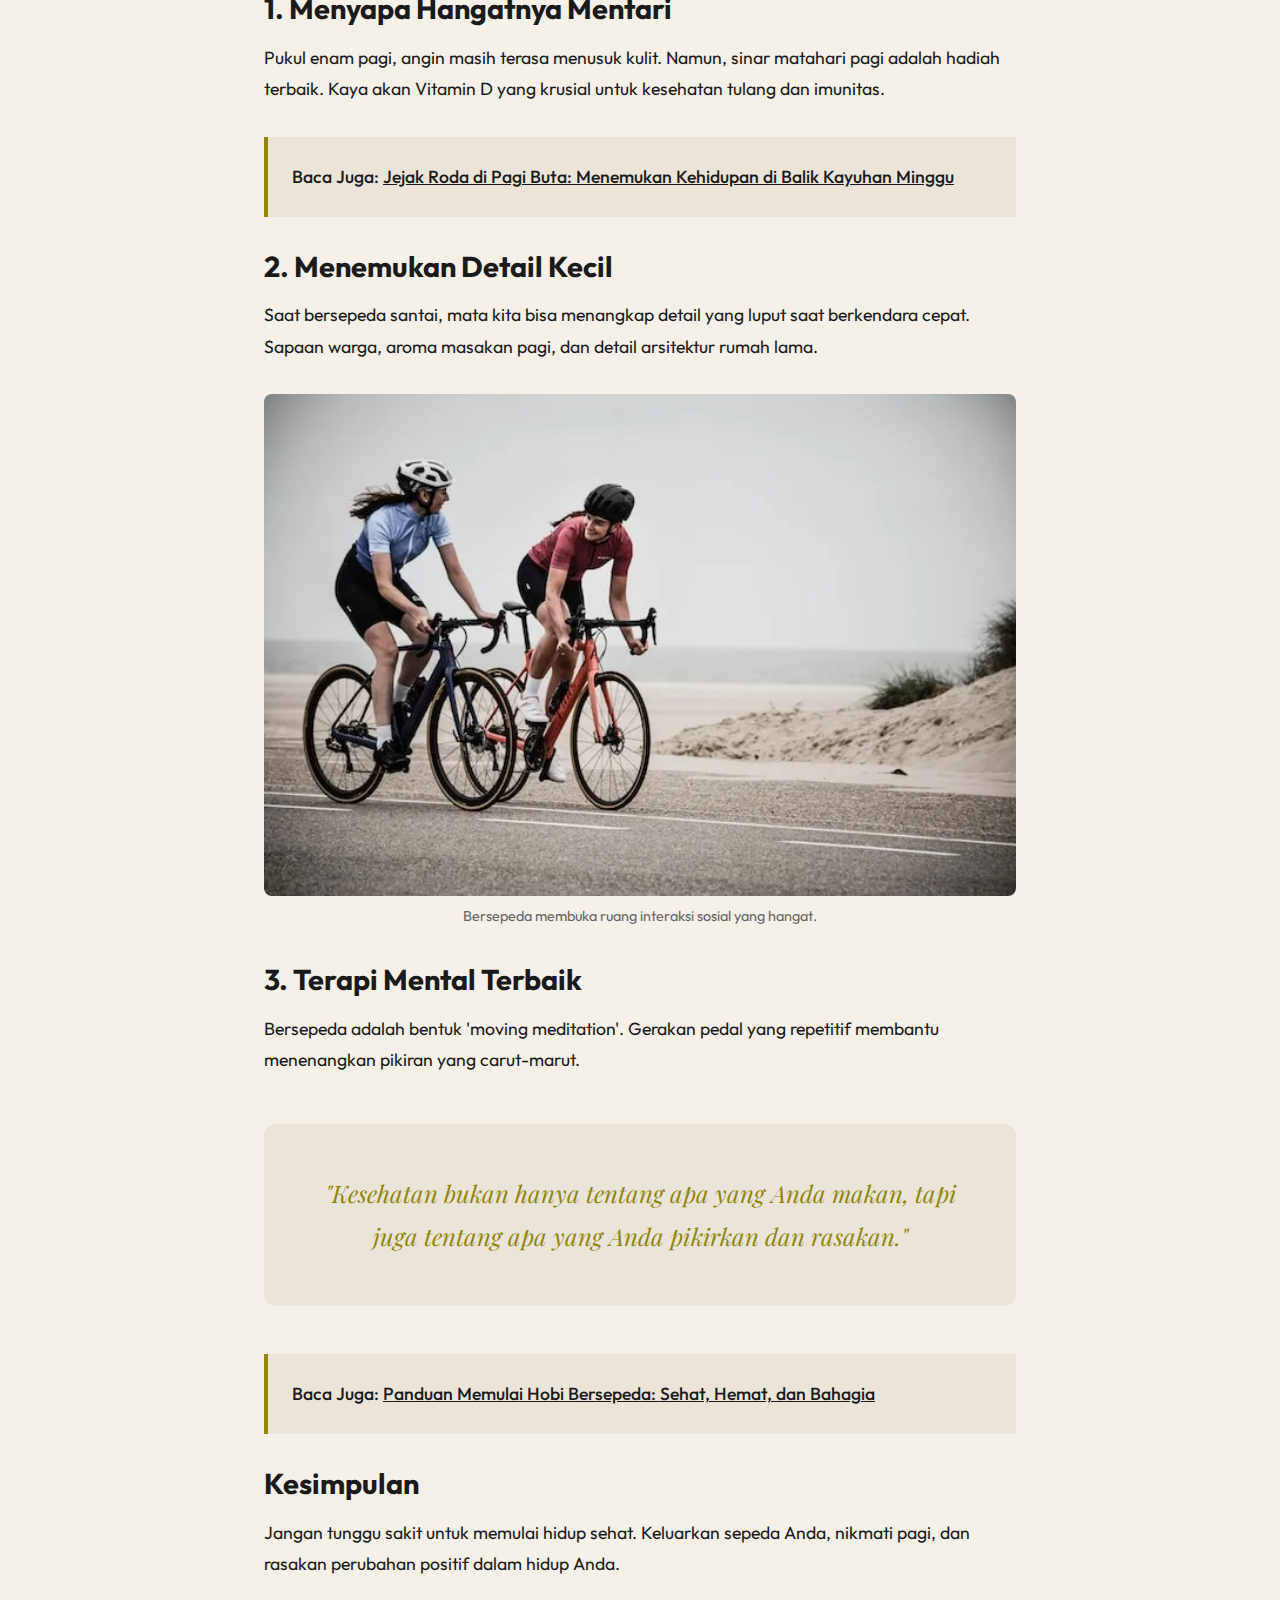
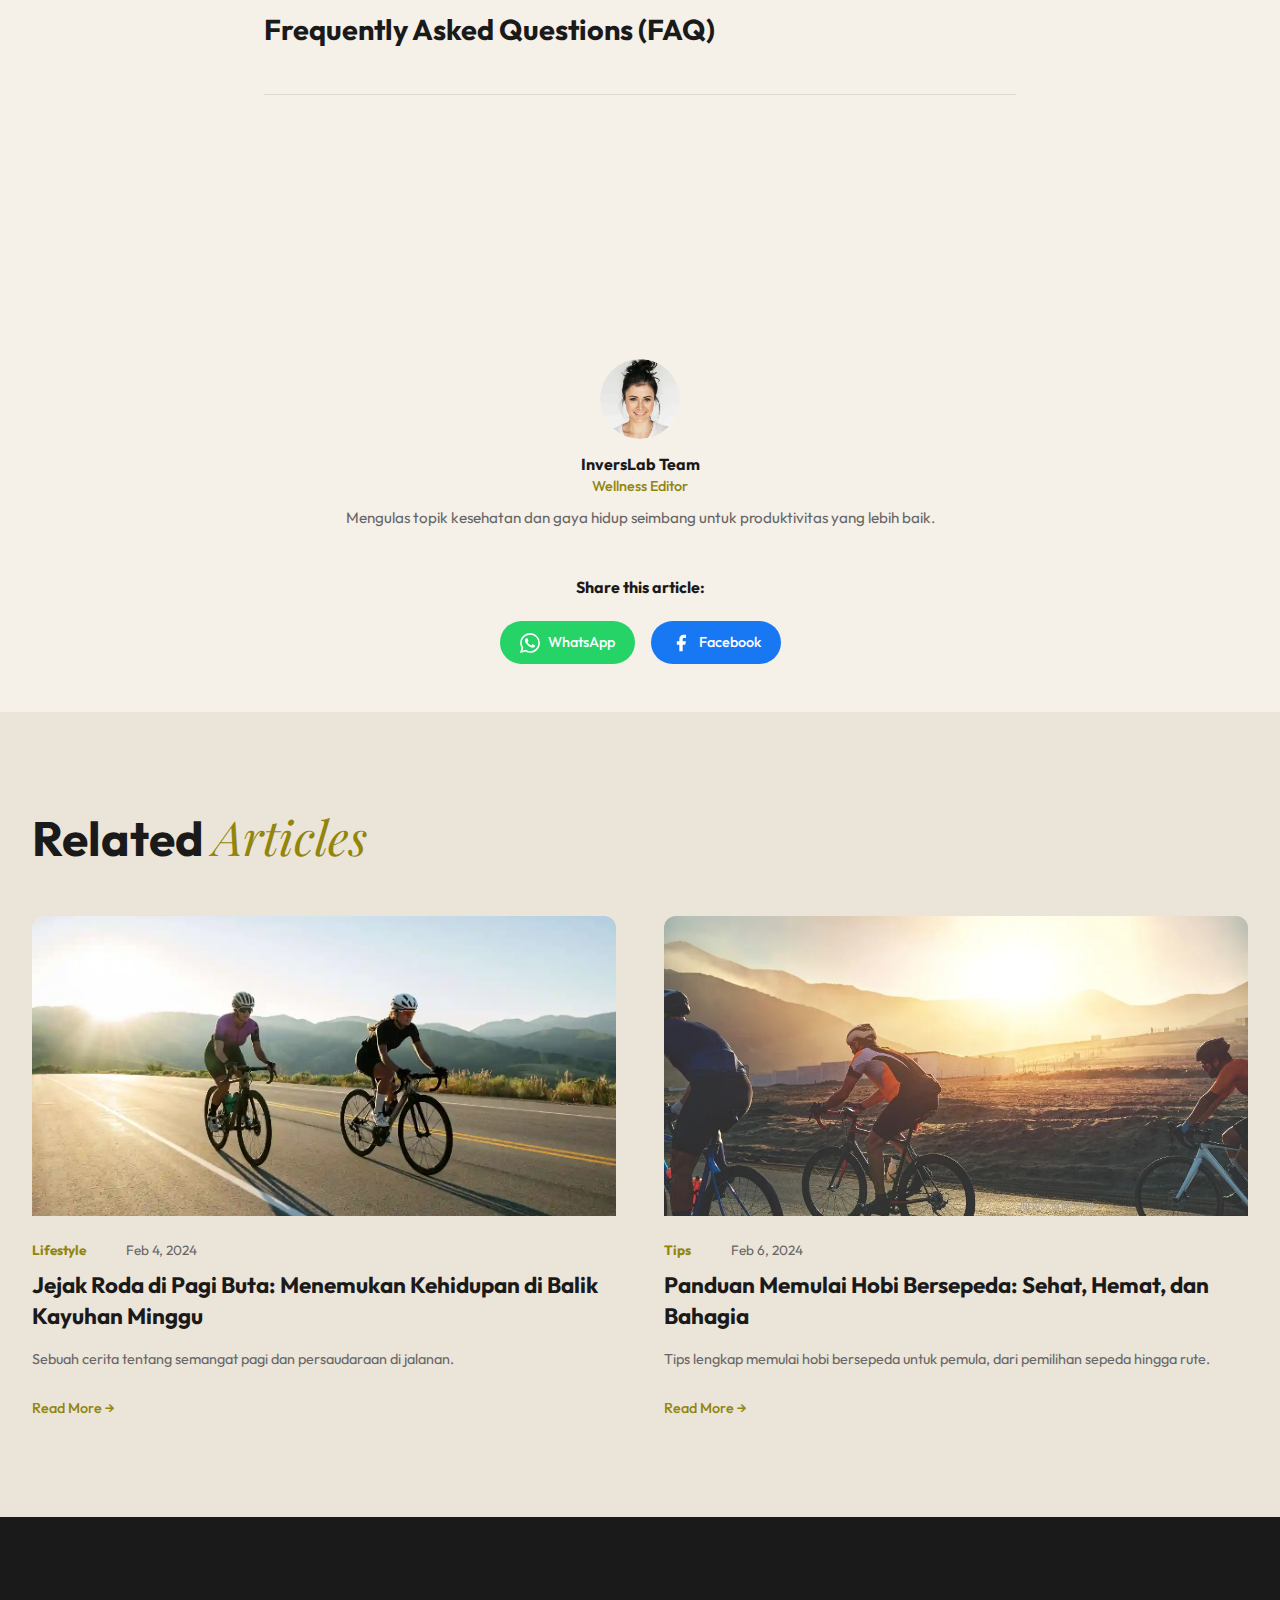
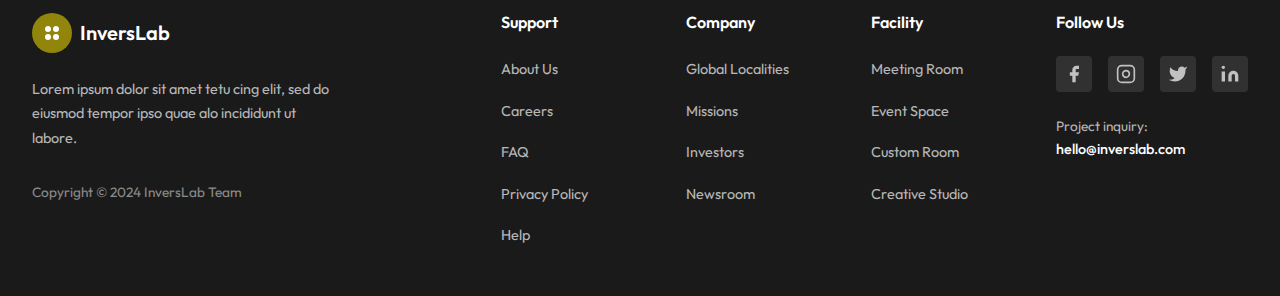
<file: menemukan-kehidupan.html>
<!DOCTYPE html>
<html lang="id">

<head>
    <meta charset="UTF-8">
    <meta name="viewport" content="width=device-width, initial-scale=1.0">
    <title>Menemukan Kehidupan di Balik Kayuhan - InversLab Blog</title>
    <meta name="description"
        content="Mengapa bersepeda pagi adalah terapi terbaik. Sebuah refleksi tentang kesehatan fisik, mental, dan sosial di balik hobi bersepeda.">
    <link rel="preconnect" href="https://fonts.googleapis.com">
    <link rel="preconnect" href="https://fonts.gstatic.com" crossorigin>
    <link
        href="https://fonts.googleapis.com/css2?family=Outfit:wght@300;400;500;600;700;800&family=Playfair+Display:ital,wght@0,400;0,500;0,600;0,700;1,400;1,500;1,600&display=swap"
        rel="stylesheet">
    <link rel="stylesheet" href="styles.css">
</head>

<body>
    <!-- Header / Navigation -->
    <header class="header">
        <nav class="nav container">
            <div class="logo">
                <div class="logo-icon">
                    <svg width="24" height="24" viewBox="0 0 24 24" fill="none">
                        <circle cx="8" cy="8" r="3" fill="#91850C" />
                        <circle cx="16" cy="8" r="3" fill="#91850C" />
                        <circle cx="8" cy="16" r="3" fill="#91850C" />
                        <circle cx="16" cy="16" r="3" fill="#91850C" />
                    </svg>
                </div>
                <span class="logo-text">InversLab</span>
            </div>
            <ul class="nav-links">
                <li><a href="index.html">Home</a></li>
                <li><a href="about.html">About Us</a></li>
                <li><a href="workspace.html">Workspace</a></li>
                <li><a href="blog.html" class="active">Blog</a></li>
                <li><a href="contact.html">Contact Us</a></li>
            </ul>
            <button class="mobile-menu-btn" aria-label="Menu">
                <span></span>
                <span></span>
                <span></span>
            </button>
        </nav>
    </header>

    <!-- Article Content -->
    <article class="article-page">
        <div class="article-hero container">
            <div class="article-meta">
                <span class="post-category">Wellness</span>
                <span class="meta-sep">•</span>
                <span class="post-date">Feb 5, 2024</span>
            </div>
            <h1 class="article-title">Menemukan Kehidupan di Balik Kayuhan: Mengapa Bersepeda Pagi Adalah Terapi Terbaik
            </h1>

            <figure class="article-main-image">
                <img src="images/bersepeda3.webp" alt="Bersepeda di pagi hari">
                <figcaption>Menyambut pagi dengan kayuhan adalah cara terbaik memulai hari libur.</figcaption>
            </figure>
        </div>

        <div class="container article-container">
            <div class="article-content" id="article-content">
                <div class="article-toc">
                    <div class="toc-header" id="toc-toggle">
                        Daftar Isi
                        <svg width="24" height="24" viewBox="0 0 24 24" fill="none" stroke="currentColor"
                            stroke-width="2">
                            <polyline points="6 9 12 15 18 9"></polyline>
                        </svg>
                    </div>
                    <div class="toc-container" id="toc-body">
                        <!-- JS populated -->
                    </div>
                </div>

                <p class="lead">Hari libur seringkali diidentikkan dengan waktu untuk bermalas-malasan. Namun, bagi
                    saya, pagi di hari libur memiliki definisi yang berbeda. Ini adalah waktu yang tepat untuk menyatu
                    dengan jalanan kampung dengan sepeda.</p>

                <h2>1. Menyapa Hangatnya Mentari</h2>
                <p>Pukul enam pagi, angin masih terasa menusuk kulit. Namun, sinar matahari pagi adalah hadiah terbaik.
                    Kaya akan Vitamin D yang krusial untuk kesehatan tulang dan imunitas.</p>

                <div class="baca-juga">
                    Baca Juga: <a href="jejak-roda.html">Jejak Roda di Pagi Buta: Menemukan Kehidupan di Balik Kayuhan
                        Minggu</a>
                </div>

                <h2>2. Menemukan Detail Kecil</h2>
                <p>Saat bersepeda santai, mata kita bisa menangkap detail yang luput saat berkendara cepat. Sapaan
                    warga, aroma masakan pagi, dan detail arsitektur rumah lama.</p>

                <div class="article-image">
                    <img src="images/bersepeda2.webp" alt="Interaksi sosial">
                    <span class="image-caption">Bersepeda membuka ruang interaksi sosial yang hangat.</span>
                </div>

                <h2>3. Terapi Mental Terbaik</h2>
                <p>Bersepeda adalah bentuk 'moving meditation'. Gerakan pedal yang repetitif membantu menenangkan
                    pikiran yang carut-marut.</p>

                <blockquote>
                    "Kesehatan bukan hanya tentang apa yang Anda makan, tapi juga tentang apa yang Anda pikirkan dan
                    rasakan."
                </blockquote>

                <div class="baca-juga">
                    Baca Juga: <a href="panduan-bersepeda.html">Panduan Memulai Hobi Bersepeda: Sehat, Hemat, dan
                        Bahagia</a>
                </div>

                <h2>Kesimpulan</h2>
                <p>Jangan tunggu sakit untuk memulai hidup sehat. Keluarkan sepeda Anda, nikmati pagi, dan rasakan
                    perubahan positif dalam hidup Anda.</p>

                <h2>Frequently Asked Questions (FAQ)</h2>
                <div class="article-faq">
                    <div class="faq-item">
                        <button class="faq-question">
                            <span>Apakah bersepeda bisa menurunkan berat badan?</span>
                            <svg width="20" height="20" viewBox="0 0 24 24" fill="none" stroke="currentColor"
                                stroke-width="2">
                                <line x1="12" y1="5" x2="12" y2="19"></line>
                                <line x1="5" y1="12" x2="19" y2="12"></line>
                            </svg>
                        </button>
                        <div class="faq-answer">
                            <p>Ya, bersepeda dengan intensitas sedang selama 1 jam bisa membakar 400-600 kalori.</p>
                        </div>
                    </div>
                </div>
            </div>
        </div>



        <!-- Author Bio -->
        <div class="container"
            style="text-align: center; display: flex; flex-direction: column; align-items: center; gap: 1rem; margin-top: 1rem;">
            <div class="author-avatar">
                <img src="images/Nadia Islam.webp" alt="Penulis">
            </div>
            <div class="author-info">
                <h4>InversLab Team</h4>
                <p class="author-role">Wellness Editor</p>
                <p class="author-desc">Mengulas topik kesehatan dan gaya hidup seimbang untuk produktivitas yang
                    lebih baik.</p>
            </div>
        </div>

        <!-- Share Buttons -->
        <div class="container share-section">
            <h4>Share this article:</h4>
            <div class="share-buttons">
                <a href="https://wa.me/62895639068080" target="_blank" class="share-btn whatsapp"
                    aria-label="Share on WhatsApp">
                    <svg width="20" height="20" viewBox="0 0 24 24" fill="currentColor">
                        <path
                            d="M17.472 14.382c-.297-.149-1.758-.867-2.03-.967-.273-.099-.471-.148-.67.15-.197.297-.767.966-.94 1.164-.173.199-.347.223-.644.075-.297-.15-1.255-.463-2.39-1.475-.883-.788-1.48-1.761-1.653-2.059-.173-.297-.018-.458.13-.606.134-.133.298-.347.446-.52.149-.174.198-.298.298-.497.099-.198.05-.371-.025-.52-.075-.149-.669-1.612-.916-2.207-.242-.579-.487-.5-.669-.51-.173-.008-.371-.01-.57-.01-.198 0-.52.074-.792.372-.272.297-1.04 1.016-1.04 2.479 0 1.462 1.065 2.875 1.213 3.074.149.198 2.096 3.2 5.077 4.487.709.306 1.262.489 1.694.625.712.227 1.36.195 1.871.118.571-.085 1.758-.719 2.006-1.413.248-.694.248-1.289.173-1.413-.074-.124-.272-.198-.57-.347m-5.421 7.403h-.004a9.87 9.87 0 01-5.031-1.378l-.361-.214-3.741.982.998-3.648-.235-.374a9.86 9.86 0 01-1.51-5.26c.001-5.45 4.436-9.884 9.888-9.884 2.64 0 5.122 1.03 6.988 2.898a9.825 9.825 0 012.893 6.994c-.003 5.45-4.437 9.884-9.885 9.884m8.413-18.297A11.815 11.815 0 0012.05 0C5.495 0 .16 5.335.157 11.892c0 2.096.547 4.142 1.588 5.945L.057 24l6.305-1.654a11.882 11.882 0 005.683 1.448h.005c6.554 0 11.89-5.335 11.893-11.893a11.821 11.821 0 00-3.48-8.413Z" />
                    </svg> WhatsApp
                </a>
                <a href="#" class="share-btn facebook" aria-label="Share on Facebook">
                    <svg width="20" height="20" viewBox="0 0 24 24" fill="currentColor">
                        <path d="M18 2h-3a5 5 0 0 0-5 5v3H7v4h3v8h4v-8h3l1-4h-4V7a1 1 0 0 1 1-1h3z" />
                    </svg> Facebook
                </a>
            </div>
        </div>
    </article>

    <!-- Related Articles -->
    <section class="related-articles">
        <div class="container">
            <h2 class="section-title">Related <span class="accent">Articles</span></h2>
            <div class="blog-grid">
                <article class="blog-card">
                    <div class="blog-image"><img src="images/bersepeda1.webp" alt="Suasana bersepeda"></div>
                    <div class="blog-content">
                        <div class="post-meta"><span class="post-category">Lifestyle</span><span class="post-date">Feb
                                4,
                                2024</span></div>
                        <h3>Jejak Roda di Pagi Buta: Menemukan Kehidupan di Balik Kayuhan Minggu</h3>
                        <p>Sebuah cerita tentang semangat pagi dan persaudaraan di jalanan.</p>
                        <a href="jejak-roda.html" class="read-more">Read More →</a>
                    </div>
                </article>
                <article class="blog-card">
                    <div class="blog-image"><img src="images/road-bike.webp" alt="Panduan Bersepeda"></div>
                    <div class="blog-content">
                        <div class="post-meta"><span class="post-category">Tips</span><span class="post-date">Feb 6,
                                2024</span></div>
                        <h3>Panduan Memulai Hobi Bersepeda: Sehat, Hemat, dan Bahagia</h3>
                        <p>Tips lengkap memulai hobi bersepeda untuk pemula, dari pemilihan sepeda hingga rute.</p>
                        <a href="panduan-bersepeda.html" class="read-more">Read More →</a>
                    </div>
                </article>
            </div>
        </div>
    </section>

    <!-- Footer -->
    <footer class="footer" id="contact">
        <div class="footer-container container">
            <div class="footer-main">
                <div class="footer-brand">
                    <div class="logo">
                        <div class="logo-icon">
                            <svg width="24" height="24" viewBox="0 0 24 24" fill="none">
                                <circle cx="8" cy="8" r="3" fill="#91850C" />
                                <circle cx="16" cy="8" r="3" fill="#91850C" />
                                <circle cx="8" cy="16" r="3" fill="#91850C" />
                                <circle cx="16" cy="16" r="3" fill="#91850C" />
                            </svg>
                        </div>
                        <span class="logo-text">InversLab</span>
                    </div>
                    <p class="footer-description">Lorem ipsum dolor sit amet tetu cing elit, sed do eiusmod tempor ipso
                        quae alo incididunt ut labore.</p>
                    <p class="footer-copyright">Copyright © 2024 InversLab Team</p>
                </div>

                <div class="footer-links">
                    <div class="footer-column">
                        <h4>Support</h4>
                        <ul>
                            <li><a href="#">About Us</a></li>
                            <li><a href="#">Careers</a></li>
                            <li><a href="#">FAQ</a></li>
                            <li><a href="#">Privacy Policy</a></li>
                            <li><a href="#">Help</a></li>
                        </ul>
                    </div>

                    <div class="footer-column">
                        <h4>Company</h4>
                        <ul>
                            <li><a href="#">Global Localities</a></li>
                            <li><a href="#">Missions</a></li>
                            <li><a href="#">Investors</a></li>
                            <li><a href="#">Newsroom</a></li>
                        </ul>
                    </div>

                    <div class="footer-column">
                        <h4>Facility</h4>
                        <ul>
                            <li><a href="#">Meeting Room</a></li>
                            <li><a href="#">Event Space</a></li>
                            <li><a href="#">Custom Room</a></li>
                            <li><a href="#">Creative Studio</a></li>
                        </ul>
                    </div>

                    <div class="footer-column">
                        <h4>Follow Us</h4>
                        <div class="social-links">
                            <a href="#" aria-label="Facebook">
                                <svg width="20" height="20" viewBox="0 0 24 24" fill="currentColor">
                                    <path d="M18 2h-3a5 5 0 0 0-5 5v3H7v4h3v8h4v-8h3l1-4h-4V7a1 1 0 0 1 1-1h3z" />
                                </svg>
                            </a>
                            <a href="#" aria-label="Instagram">
                                <svg width="20" height="20" viewBox="0 0 24 24" fill="none" stroke="currentColor"
                                    stroke-width="2">
                                    <rect x="2" y="2" width="20" height="20" rx="5" ry="5" />
                                    <path d="M16 11.37A4 4 0 1 1 12.63 8 4 4 0 0 1 16 11.37z" />
                                    <line x1="17.5" y1="6.5" x2="17.51" y2="6.5" />
                                </svg>
                            </a>
                            <a href="#" aria-label="Twitter">
                                <svg width="20" height="20" viewBox="0 0 24 24" fill="currentColor">
                                    <path
                                        d="M23 3a10.9 10.9 0 0 1-3.14 1.53 4.48 4.48 0 0 0-7.86 3v1A10.66 10.66 0 0 1 3 4s-4 9 5 13a11.64 11.64 0 0 1-7 2c9 5 20 0 20-11.5a4.5 4.5 0 0 0-.08-.83A7.72 7.72 0 0 0 23 3z" />
                                </svg>
                            </a>
                            <a href="#" aria-label="LinkedIn">
                                <svg width="20" height="20" viewBox="0 0 24 24" fill="currentColor">
                                    <path
                                        d="M16 8a6 6 0 0 1 6 6v7h-4v-7a2 2 0 0 0-2-2 2 2 0 0 0-2 2v7h-4v-7a6 6 0 0 1 6-6z" />
                                    <rect x="2" y="9" width="4" height="12" />
                                    <circle cx="4" cy="4" r="2" />
                                </svg>
                            </a>
                        </div>
                        <p class="footer-email">Project inquiry: <a
                                href="mailto:hello@inverslab.com">hello@inverslab.com</a></p>
                    </div>
                </div>
            </div>
        </div>
    </footer>

    <div class="floating-buttons">
        <button id="scrollToTop" class="float-btn scroll-top-btn" aria-label="Scroll to top">
            <svg width="24" height="24" viewBox="0 0 24 24" fill="none" stroke="currentColor" stroke-width="2">
                <line x1="12" y1="19" x2="12" y2="5"></line>
                <polyline points="5 12 12 5 19 12"></polyline>
            </svg>
        </button>
        <a href="https://wa.me/62895639068080" target="_blank" class="float-btn wa-btn" aria-label="Chat on WhatsApp">
            <svg width="28" height="28" viewBox="0 0 24 24" fill="currentColor">
                <path
                    d="M17.472 14.382c-.297-.149-1.758-.867-2.03-.967-.273-.099-.471-.148-.67.15-.197.297-.767.966-.94 1.164-.173.199-.347.223-.644.075-.297-.15-1.255-.463-2.39-1.475-.883-.788-1.48-1.761-1.653-2.059-.173-.297-.018-.458.13-.606.134-.133.298-.347.446-.52.149-.174.198-.298.298-.497.099-.198.05-.371-.025-.52-.075-.149-.669-1.612-.916-2.207-.242-.579-.487-.5-.669-.51-.173-.008-.371-.01-.57-.01-.198 0-.52.074-.792.372-.272.297-1.04 1.016-1.04 2.479 0 1.462 1.065 2.875 1.213 3.074.149.198 2.096 3.2 5.077 4.487.709.306 1.262.489 1.694.625.712.227 1.36.195 1.871.118.571-.085 1.758-.719 2.006-1.413.248-.694.248-1.289.173-1.413-.074-.124-.272-.198-.57-.347m-5.421 7.403h-.004a9.87 9.87 0 01-5.031-1.378l-.361-.214-3.741.982.998-3.648-.235-.374a9.86 9.86 0 01-1.51-5.26c.001-5.45 4.436-9.884 9.888-9.884 2.64 0 5.122 1.03 6.988 2.898a9.825 9.825 0 012.893 6.994c-.003 5.45-4.437 9.884-9.885 9.884m8.413-18.297A11.815 11.815 0 0012.05 0C5.495 0 .16 5.335.157 11.892c0 2.096.547 4.142 1.588 5.945L.057 24l6.305-1.654a11.882 11.882 0 005.683 1.448h.005c6.554 0 11.89-5.335 11.893-11.893a11.821 11.821 0 00-3.48-8.413Z" />
            </svg>
        </a>
    </div>

    <script src="script.js"></script>
</body>

</html>
</file>
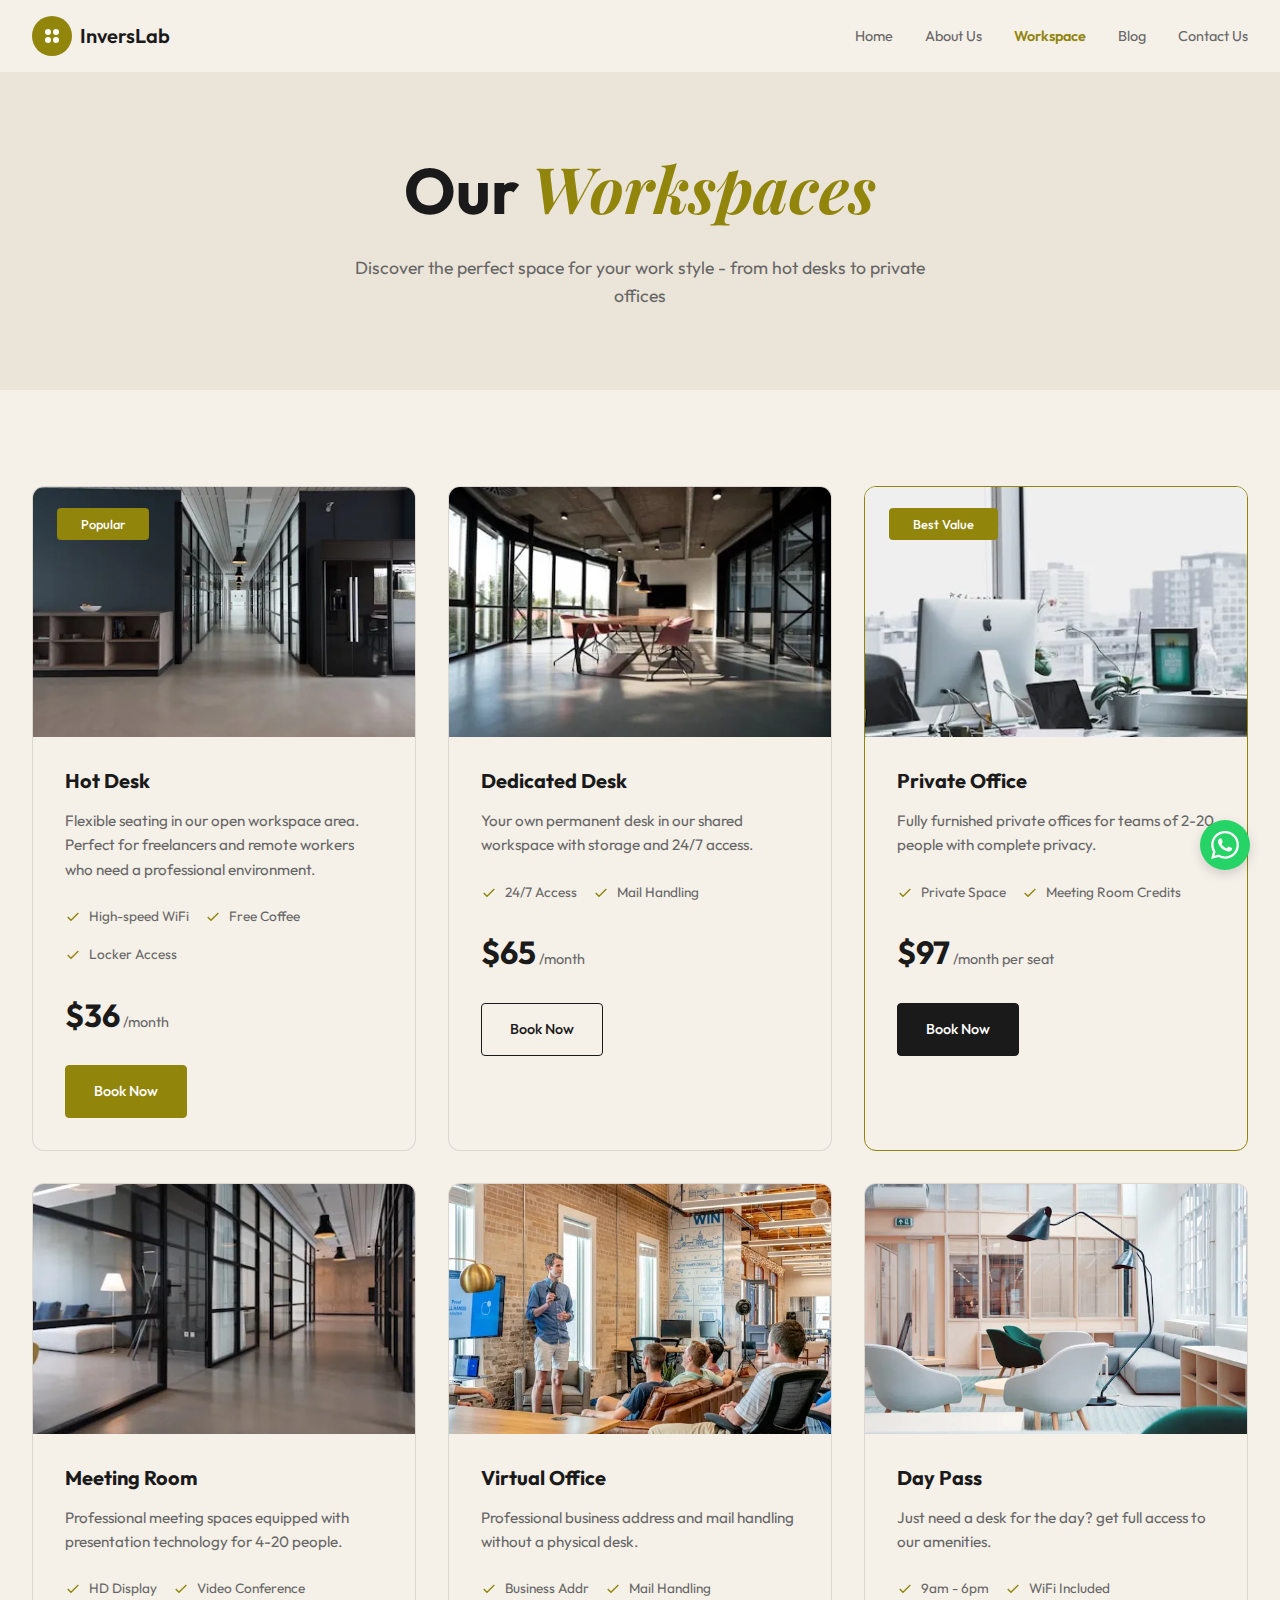
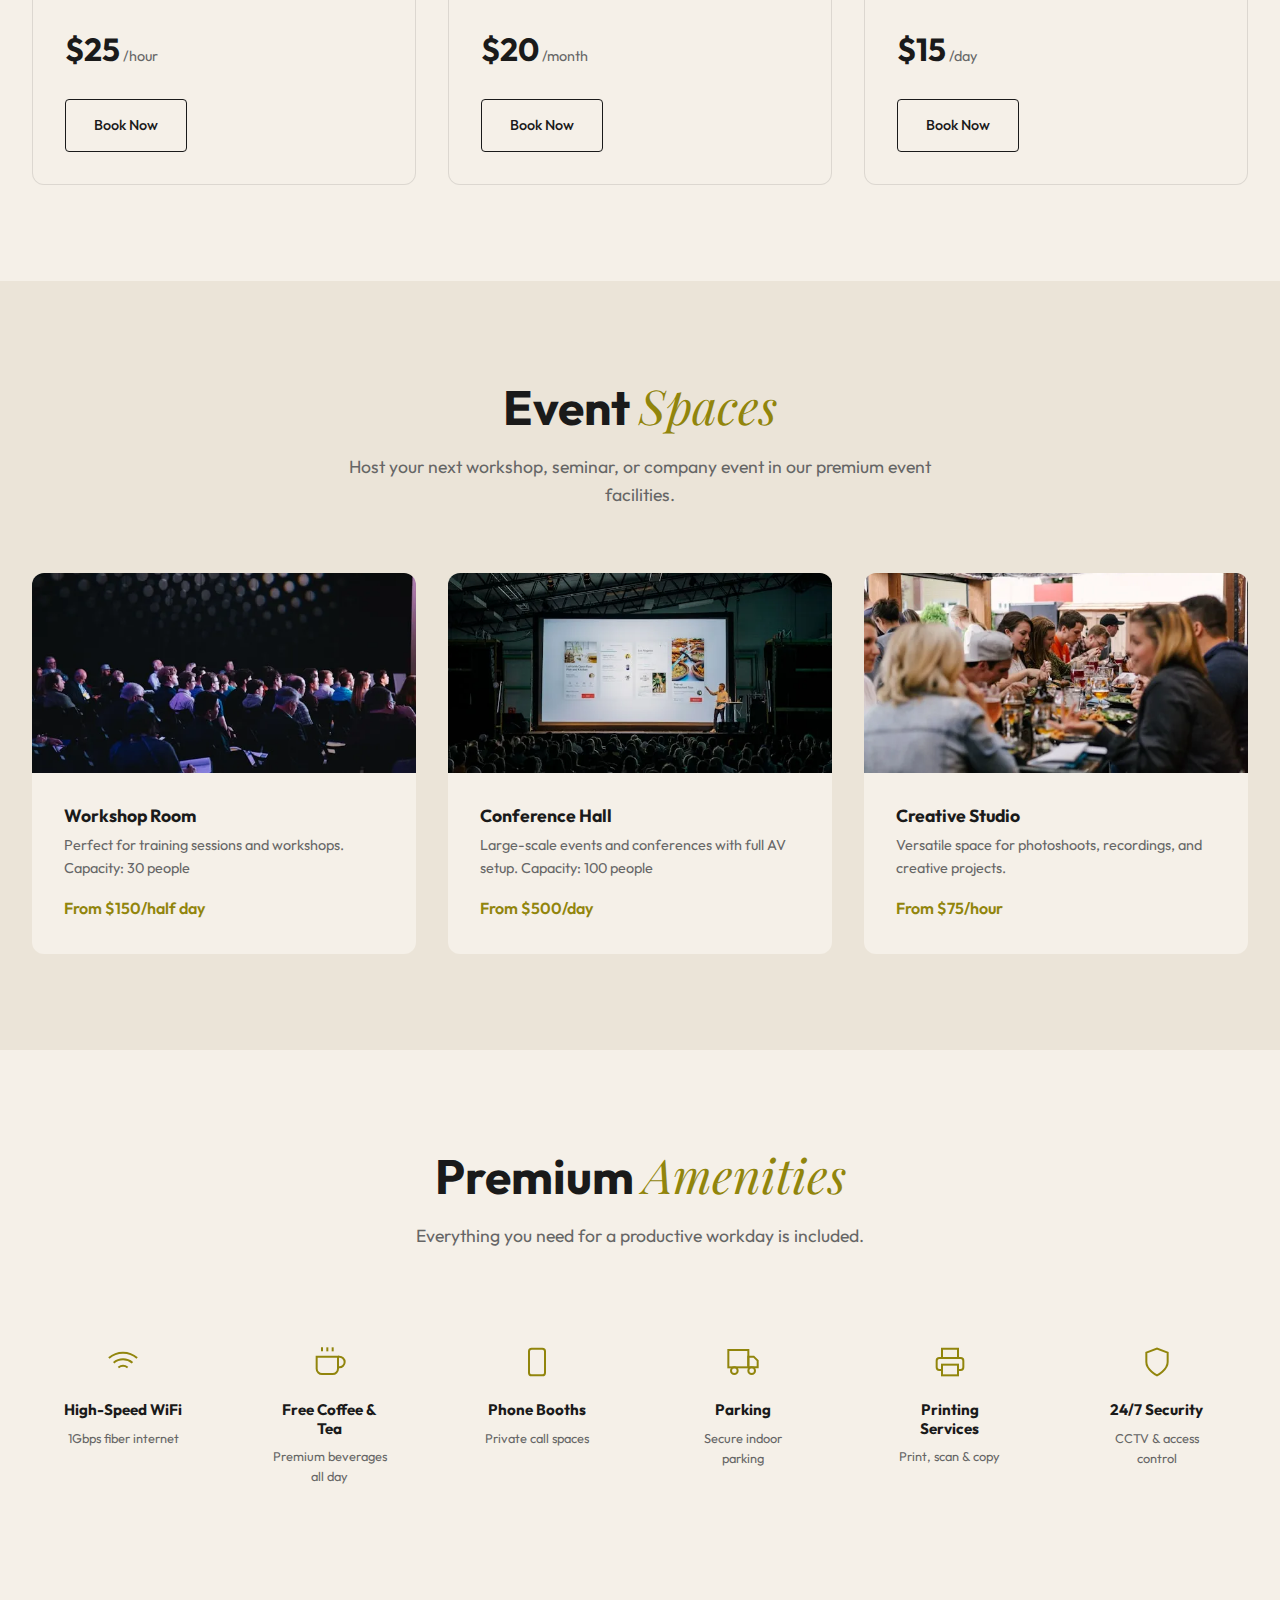
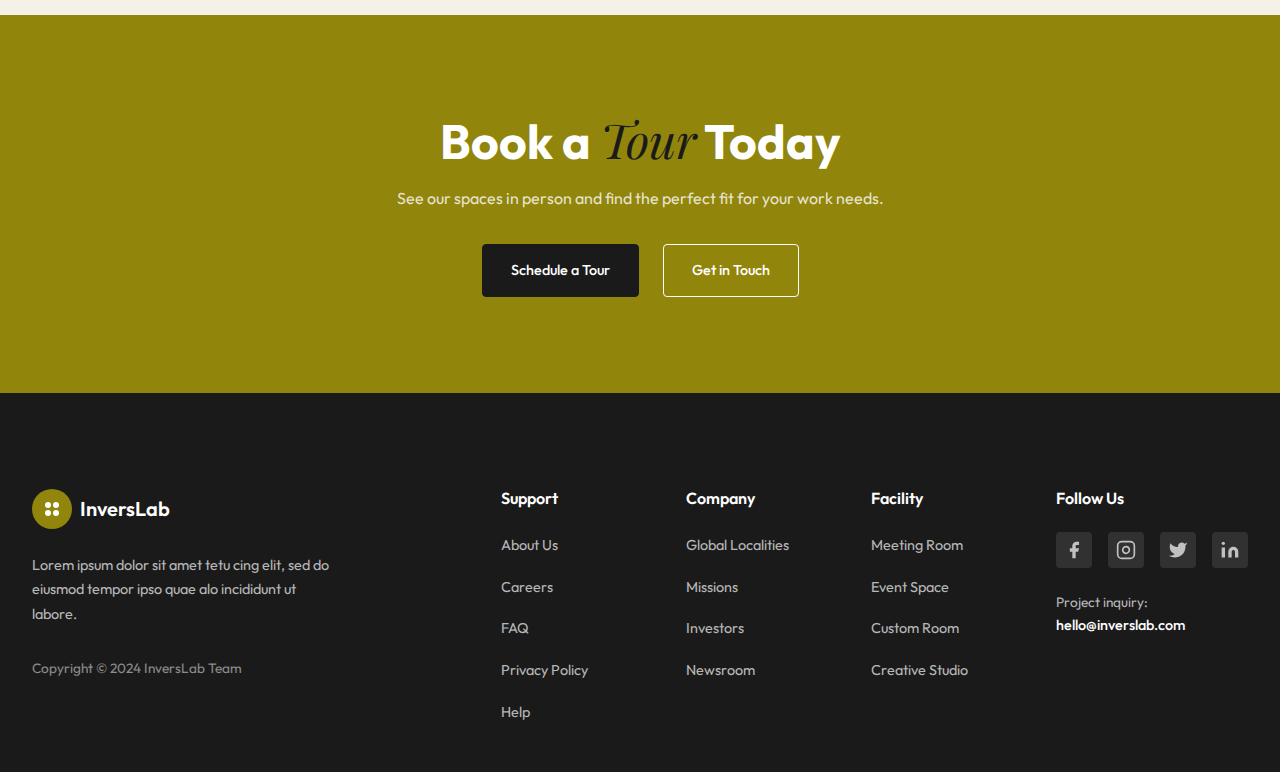
<file: workspace.html>
<!DOCTYPE html>
<html lang="id">

<head>
    <meta charset="UTF-8">
    <meta name="viewport" content="width=device-width, initial-scale=1.0">
    <title>Workspace - InversLab</title>
    <meta name="description"
        content="Explore our premium co-working spaces, meeting rooms, and private offices at InversLab.">
    <link rel="preconnect" href="https://fonts.googleapis.com">
    <link rel="preconnect" href="https://fonts.gstatic.com" crossorigin>
    <link
        href="https://fonts.googleapis.com/css2?family=Outfit:wght@300;400;500;600;700;800&family=Playfair+Display:ital,wght@0,400;0,500;0,600;0,700;1,400;1,500;1,600&display=swap"
        rel="stylesheet">
    <link rel="stylesheet" href="styles.css">
</head>

<body>
    <!-- Header / Navigation -->
    <header class="header">
        <nav class="nav container">
            <div class="logo">
                <div class="logo-icon">
                    <svg width="24" height="24" viewBox="0 0 24 24" fill="none">
                        <circle cx="8" cy="8" r="3" fill="#91850C" />
                        <circle cx="16" cy="8" r="3" fill="#91850C" />
                        <circle cx="8" cy="16" r="3" fill="#91850C" />
                        <circle cx="16" cy="16" r="3" fill="#91850C" />
                    </svg>
                </div>
                <span class="logo-text">InversLab</span>
            </div>
            <ul class="nav-links">
                <li><a href="index.html">Home</a></li>
                <li><a href="about.html">About Us</a></li>
                <li><a href="workspace.html" class="active">Workspace</a></li>
                <li><a href="blog.html">Blog</a></li>
                <li><a href="contact.html">Contact Us</a></li>
            </ul>
            <button class="mobile-menu-btn" aria-label="Menu">
                <span></span>
                <span></span>
                <span></span>
            </button>
        </nav>
    </header>

    <!-- Page Hero -->
    <section class="page-hero">
        <div class="container">
            <h1 class="page-title">Our <span class="accent">Workspaces</span></h1>
            <p class="page-subtitle">Discover the perfect space for your work style - from hot desks to private offices
            </p>
        </div>
    </section>

    <!-- Workspace Types -->
    <section class="workspace-types">
        <div class="container">
            <div class="workspace-grid">
                <div class="workspace-card">
                    <div class="workspace-image">
                        <img src="images/furniture rumah5.webp" alt="Hot Desk">
                        <div class="workspace-overlay">
                            <span class="workspace-tag">Popular</span>
                        </div>
                    </div>
                    <div class="workspace-content">
                        <h3>Hot Desk</h3>
                        <p>Flexible seating in our open workspace area. Perfect for freelancers and remote workers who
                            need a professional environment.</p>
                        <div class="workspace-features">
                            <span><svg width="16" height="16" viewBox="0 0 24 24" fill="none" stroke="currentColor"
                                    stroke-width="2">
                                    <polyline points="20 6 9 17 4 12" />
                                </svg> High-speed WiFi</span>
                            <span><svg width="16" height="16" viewBox="0 0 24 24" fill="none" stroke="currentColor"
                                    stroke-width="2">
                                    <polyline points="20 6 9 17 4 12" />
                                </svg> Free Coffee</span>
                            <span><svg width="16" height="16" viewBox="0 0 24 24" fill="none" stroke="currentColor"
                                    stroke-width="2">
                                    <polyline points="20 6 9 17 4 12" />
                                </svg> Locker Access</span>
                        </div>
                        <div class="workspace-price">
                            <span class="price">$36</span>
                            <span class="period">/month</span>
                        </div>
                        <a href="https://wa.me/62895639068080?text=Halo%2C%20saya%20tertarik%20untuk%20booking%20Hot%20Desk"
                            class="btn btn-accent" target="_blank">Book Now</a>
                    </div>
                </div>

                <div class="workspace-card">
                    <div class="workspace-image">
                        <img src="images/furniture rumah4.webp" alt="Dedicated Desk">
                    </div>
                    <div class="workspace-content">
                        <h3>Dedicated Desk</h3>
                        <p>Your own permanent desk in our shared workspace with storage and 24/7 access.</p>
                        <div class="workspace-features">
                            <span><svg width="16" height="16" viewBox="0 0 24 24" fill="none" stroke="currentColor"
                                    stroke-width="2">
                                    <polyline points="20 6 9 17 4 12" />
                                </svg> 24/7 Access</span>
                            <span><svg width="16" height="16" viewBox="0 0 24 24" fill="none" stroke="currentColor"
                                    stroke-width="2">
                                    <polyline points="20 6 9 17 4 12" />
                                </svg> Mail Handling</span>
                        </div>
                        <div class="workspace-price">
                            <span class="price">$65</span>
                            <span class="period">/month</span>
                        </div>
                        <a href="https://wa.me/62895639068080?text=Halo%2C%20saya%20tertarik%20untuk%20booking%20Dedicated%20Desk"
                            class="btn btn-outline-dark" target="_blank">Book Now</a>
                    </div>
                </div>

                <div class="workspace-card featured">
                    <div class="workspace-image">
                        <img src="images/furniture rumah2.webp" alt="Private Office">
                        <div class="workspace-overlay">
                            <span class="workspace-tag">Best Value</span>
                        </div>
                    </div>
                    <div class="workspace-content">
                        <h3>Private Office</h3>
                        <p>Fully furnished private offices for teams of 2-20 people with complete privacy.</p>
                        <div class="workspace-features">
                            <span><svg width="16" height="16" viewBox="0 0 24 24" fill="none" stroke="currentColor"
                                    stroke-width="2">
                                    <polyline points="20 6 9 17 4 12" />
                                </svg> Private Space</span>
                            <span><svg width="16" height="16" viewBox="0 0 24 24" fill="none" stroke="currentColor"
                                    stroke-width="2">
                                    <polyline points="20 6 9 17 4 12" />
                                </svg> Meeting Room Credits</span>
                        </div>
                        <div class="workspace-price">
                            <span class="price">$97</span>
                            <span class="period">/month per seat</span>
                        </div>
                        <a href="https://wa.me/62895639068080?text=Halo%2C%20saya%20tertarik%20untuk%20booking%20Private%20Office"
                            class="btn btn-dark" target="_blank">Book Now</a>
                    </div>
                </div>

                <div class="workspace-card">
                    <div class="workspace-image">
                        <img src="images/furniture rumah3.webp" alt="Meeting Room">
                    </div>
                    <div class="workspace-content">
                        <h3>Meeting Room</h3>
                        <p>Professional meeting spaces equipped with presentation technology for 4-20 people.</p>
                        <div class="workspace-features">
                            <span><svg width="16" height="16" viewBox="0 0 24 24" fill="none" stroke="currentColor"
                                    stroke-width="2">
                                    <polyline points="20 6 9 17 4 12" />
                                </svg> HD Display</span>
                            <span><svg width="16" height="16" viewBox="0 0 24 24" fill="none" stroke="currentColor"
                                    stroke-width="2">
                                    <polyline points="20 6 9 17 4 12" />
                                </svg> Video Conference</span>
                        </div>
                        <div class="workspace-price">
                            <span class="price">$25</span>
                            <span class="period">/hour</span>
                        </div>
                        <a href="https://wa.me/62895639068080?text=Halo%2C%20saya%20tertarik%20untuk%20booking%20Meeting%20Room"
                            class="btn btn-outline-dark" target="_blank">Book Now</a>
                    </div>
                </div>

                <div class="workspace-card">
                    <div class="workspace-image">
                        <img src="images/furniture rumah7.webp" alt="Virtual Office">
                    </div>
                    <div class="workspace-content">
                        <h3>Virtual Office</h3>
                        <p>Professional business address and mail handling without a physical desk.</p>
                        <div class="workspace-features">
                            <span><svg width="16" height="16" viewBox="0 0 24 24" fill="none" stroke="currentColor"
                                    stroke-width="2">
                                    <polyline points="20 6 9 17 4 12" />
                                </svg> Business Addr</span>
                            <span><svg width="16" height="16" viewBox="0 0 24 24" fill="none" stroke="currentColor"
                                    stroke-width="2">
                                    <polyline points="20 6 9 17 4 12" />
                                </svg> Mail Handling</span>
                        </div>
                        <div class="workspace-price">
                            <span class="price">$20</span>
                            <span class="period">/month</span>
                        </div>
                        <a href="https://wa.me/62895639068080?text=Halo%2C%20saya%20tertarik%20untuk%20booking%20Virtual%20Office"
                            class="btn btn-outline-dark" target="_blank">Book Now</a>
                    </div>
                </div>

                <div class="workspace-card">
                    <div class="workspace-image">
                        <img src="images/furniture rumah8.webp" alt="Day Pass">
                    </div>
                    <div class="workspace-content">
                        <h3>Day Pass</h3>
                        <p>Just need a desk for the day? get full access to our amenities.</p>
                        <div class="workspace-features">
                            <span><svg width="16" height="16" viewBox="0 0 24 24" fill="none" stroke="currentColor"
                                    stroke-width="2">
                                    <polyline points="20 6 9 17 4 12" />
                                </svg> 9am - 6pm</span>
                            <span><svg width="16" height="16" viewBox="0 0 24 24" fill="none" stroke="currentColor"
                                    stroke-width="2">
                                    <polyline points="20 6 9 17 4 12" />
                                </svg> WiFi Included</span>
                        </div>
                        <div class="workspace-price">
                            <span class="price">$15</span>
                            <span class="period">/day</span>
                        </div>
                        <a href="https://wa.me/62895639068080?text=Halo%2C%20saya%20tertarik%20untuk%20booking%20Day%20Pass"
                            class="btn btn-outline-dark" target="_blank">Book Now</a>
                    </div>
                </div>
            </div>
        </div>
    </section>

    <!-- Event Spaces -->
    <section class="event-spaces">
        <div class="container">
            <div class="event-header">
                <h2 class="section-title">Event <span class="accent">Spaces</span></h2>
                <p class="section-description">Host your next workshop, seminar, or company event in our premium event
                    facilities.</p>
            </div>

            <div class="event-grid">
                <div class="event-card">
                    <div class="event-image">
                        <img src="images/Workshop Room.webp" alt="Workshop Room">
                    </div>
                    <div class="event-content">
                        <h3>Workshop Room</h3>
                        <p>Perfect for training sessions and workshops. Capacity: 30 people</p>
                        <span class="event-price">From $150/half day</span>
                    </div>
                </div>
                <div class="event-card">
                    <div class="event-image">
                        <img src="images/Conference Hall.webp" alt="Conference Hall">
                    </div>
                    <div class="event-content">
                        <h3>Conference Hall</h3>
                        <p>Large-scale events and conferences with full AV setup. Capacity: 100 people</p>
                        <span class="event-price">From $500/day</span>
                    </div>
                </div>
                <div class="event-card">
                    <div class="event-image">
                        <img src="images/Creative Studio.webp" alt="Creative Studio">
                    </div>
                    <div class="event-content">
                        <h3>Creative Studio</h3>
                        <p>Versatile space for photoshoots, recordings, and creative projects.</p>
                        <span class="event-price">From $75/hour</span>
                    </div>
                </div>
            </div>
        </div>
    </section>

    <!-- Amenities -->
    <section class="amenities">
        <div class="container">
            <div class="amenities-header">
                <h2 class="section-title">Premium <span class="accent">Amenities</span></h2>
                <p class="section-description">Everything you need for a productive workday is included.</p>
            </div>

            <div class="amenities-grid">
                <div class="amenity-item">
                    <div class="amenity-icon">
                        <svg width="32" height="32" viewBox="0 0 24 24" fill="none" stroke="currentColor"
                            stroke-width="1.5">
                            <path d="M5 12.55a11 11 0 0 1 14.08 0" />
                            <path d="M1.42 9a16 16 0 0 1 21.16 0" />
                            <path d="M8.53 16.11a6 6 0 0 1 6.95 0" />
                            <line x1="12" y1="20" x2="12" y2="20" />
                        </svg>
                    </div>
                    <h4>High-Speed WiFi</h4>
                    <p>1Gbps fiber internet</p>
                </div>
                <div class="amenity-item">
                    <div class="amenity-icon">
                        <svg width="32" height="32" viewBox="0 0 24 24" fill="none" stroke="currentColor"
                            stroke-width="1.5">
                            <path d="M18 8h1a4 4 0 0 1 0 8h-1" />
                            <path d="M2 8h16v9a4 4 0 0 1-4 4H6a4 4 0 0 1-4-4V8z" />
                            <line x1="6" y1="1" x2="6" y2="4" />
                            <line x1="10" y1="1" x2="10" y2="4" />
                            <line x1="14" y1="1" x2="14" y2="4" />
                        </svg>
                    </div>
                    <h4>Free Coffee & Tea</h4>
                    <p>Premium beverages all day</p>
                </div>
                <div class="amenity-item">
                    <div class="amenity-icon">
                        <svg width="32" height="32" viewBox="0 0 24 24" fill="none" stroke="currentColor"
                            stroke-width="1.5">
                            <rect x="6" y="2" width="12" height="20" rx="2" ry="2" />
                            <line x1="12" y1="18" x2="12" y2="18" />
                        </svg>
                    </div>
                    <h4>Phone Booths</h4>
                    <p>Private call spaces</p>
                </div>
                <div class="amenity-item">
                    <div class="amenity-icon">
                        <svg width="32" height="32" viewBox="0 0 24 24" fill="none" stroke="currentColor"
                            stroke-width="1.5">
                            <rect x="1" y="3" width="15" height="13" />
                            <polygon points="16 8 20 8 23 11 23 16 16 16 16 8" />
                            <circle cx="5.5" cy="18.5" r="2.5" />
                            <circle cx="18.5" cy="18.5" r="2.5" />
                        </svg>
                    </div>
                    <h4>Parking</h4>
                    <p>Secure indoor parking</p>
                </div>
                <div class="amenity-item">
                    <div class="amenity-icon">
                        <svg width="32" height="32" viewBox="0 0 24 24" fill="none" stroke="currentColor"
                            stroke-width="1.5">
                            <polyline points="6 9 6 2 18 2 18 9" />
                            <path d="M6 18H4a2 2 0 0 1-2-2v-5a2 2 0 0 1 2-2h16a2 2 0 0 1 2 2v5a2 2 0 0 1-2 2h-2" />
                            <rect x="6" y="14" width="12" height="8" />
                        </svg>
                    </div>
                    <h4>Printing Services</h4>
                    <p>Print, scan & copy</p>
                </div>
                <div class="amenity-item">
                    <div class="amenity-icon">
                        <svg width="32" height="32" viewBox="0 0 24 24" fill="none" stroke="currentColor"
                            stroke-width="1.5">
                            <path d="M12 22s8-4 8-10V5l-8-3-8 3v7c0 6 8 10 8 10z" />
                        </svg>
                    </div>
                    <h4>24/7 Security</h4>
                    <p>CCTV & access control</p>
                </div>
            </div>
        </div>
    </section>

    <!-- CTA Section -->
    <section class="cta-section">
        <div class="container">
            <div class="cta-content">
                <h2 class="section-title">Book a <span class="accent">Tour</span> Today</h2>
                <p>See our spaces in person and find the perfect fit for your work needs.</p>
                <div class="cta-buttons">
                    <a href="contact.html" class="btn btn-accent">Schedule a Tour</a>
                    <a href="contact.html" class="btn btn-outline">Get in Touch</a>
                </div>
            </div>
        </div>
    </section>

    <!-- Footer -->
    <footer class="footer">
        <div class="footer-container container">
            <div class="footer-main">
                <div class="footer-brand">
                    <div class="logo">
                        <div class="logo-icon">
                            <svg width="24" height="24" viewBox="0 0 24 24" fill="none">
                                <circle cx="8" cy="8" r="3" fill="#91850C" />
                                <circle cx="16" cy="8" r="3" fill="#91850C" />
                                <circle cx="8" cy="16" r="3" fill="#91850C" />
                                <circle cx="16" cy="16" r="3" fill="#91850C" />
                            </svg>
                        </div>
                        <span class="logo-text">InversLab</span>
                    </div>
                    <p class="footer-description">Lorem ipsum dolor sit amet tetu cing elit, sed do eiusmod tempor ipso
                        quae alo incididunt ut labore.</p>
                    <p class="footer-copyright">Copyright © 2024 InversLab Team</p>
                </div>

                <div class="footer-links">
                    <div class="footer-column">
                        <h4>Support</h4>
                        <ul>
                            <li><a href="about.html">About Us</a></li>
                            <li><a href="#">Careers</a></li>
                            <li><a href="#">FAQ</a></li>
                            <li><a href="#">Privacy Policy</a></li>
                            <li><a href="#">Help</a></li>
                        </ul>
                    </div>

                    <div class="footer-column">
                        <h4>Company</h4>
                        <ul>
                            <li><a href="#">Global Localities</a></li>
                            <li><a href="#">Missions</a></li>
                            <li><a href="#">Investors</a></li>
                            <li><a href="#">Newsroom</a></li>
                        </ul>
                    </div>

                    <div class="footer-column">
                        <h4>Facility</h4>
                        <ul>
                            <li><a href="workspace.html">Meeting Room</a></li>
                            <li><a href="workspace.html">Event Space</a></li>
                            <li><a href="workspace.html">Custom Room</a></li>
                            <li><a href="workspace.html">Creative Studio</a></li>
                        </ul>
                    </div>

                    <div class="footer-column">
                        <h4>Follow Us</h4>
                        <div class="social-links">
                            <a href="#" aria-label="Facebook">
                                <svg width="20" height="20" viewBox="0 0 24 24" fill="currentColor">
                                    <path d="M18 2h-3a5 5 0 0 0-5 5v3H7v4h3v8h4v-8h3l1-4h-4V7a1 1 0 0 1 1-1h3z" />
                                </svg>
                            </a>
                            <a href="#" aria-label="Instagram">
                                <svg width="20" height="20" viewBox="0 0 24 24" fill="none" stroke="currentColor"
                                    stroke-width="2">
                                    <rect x="2" y="2" width="20" height="20" rx="5" ry="5" />
                                    <path d="M16 11.37A4 4 0 1 1 12.63 8 4 4 0 0 1 16 11.37z" />
                                    <line x1="17.5" y1="6.5" x2="17.51" y2="6.5" />
                                </svg>
                            </a>
                            <a href="#" aria-label="Twitter">
                                <svg width="20" height="20" viewBox="0 0 24 24" fill="currentColor">
                                    <path
                                        d="M23 3a10.9 10.9 0 0 1-3.14 1.53 4.48 4.48 0 0 0-7.86 3v1A10.66 10.66 0 0 1 3 4s-4 9 5 13a11.64 11.64 0 0 1-7 2c9 5 20 0 20-11.5a4.5 4.5 0 0 0-.08-.83A7.72 7.72 0 0 0 23 3z" />
                                </svg>
                            </a>
                            <a href="#" aria-label="LinkedIn">
                                <svg width="20" height="20" viewBox="0 0 24 24" fill="currentColor">
                                    <path
                                        d="M16 8a6 6 0 0 1 6 6v7h-4v-7a2 2 0 0 0-2-2 2 2 0 0 0-2 2v7h-4v-7a6 6 0 0 1 6-6z" />
                                    <rect x="2" y="9" width="4" height="12" />
                                    <circle cx="4" cy="4" r="2" />
                                </svg>
                            </a>
                        </div>
                        <p class="footer-email">Project inquiry: <a
                                href="mailto:hello@inverslab.com">hello@inverslab.com</a></p>
                    </div>
                </div>
            </div>
        </div>
    </footer>

    <div class="floating-buttons">
        <button id="scrollToTop" class="float-btn scroll-top-btn" aria-label="Scroll to top">
            <svg width="24" height="24" viewBox="0 0 24 24" fill="none" stroke="currentColor" stroke-width="2">
                <line x1="12" y1="19" x2="12" y2="5"></line>
                <polyline points="5 12 12 5 19 12"></polyline>
            </svg>
        </button>
        <a href="https://wa.me/8801234567890" target="_blank" class="float-btn wa-btn" aria-label="Chat on WhatsApp">
            <svg width="28" height="28" viewBox="0 0 24 24" fill="currentColor">
                <path
                    d="M17.472 14.382c-.297-.149-1.758-.867-2.03-.967-.273-.099-.471-.148-.67.15-.197.297-.767.966-.94 1.164-.173.199-.347.223-.644.075-.297-.15-1.255-.463-2.39-1.475-.883-.788-1.48-1.761-1.653-2.059-.173-.297-.018-.458.13-.606.134-.133.298-.347.446-.52.149-.174.198-.298.298-.497.099-.198.05-.371-.025-.52-.075-.149-.669-1.612-.916-2.207-.242-.579-.487-.5-.669-.51-.173-.008-.371-.01-.57-.01-.198 0-.52.074-.792.372-.272.297-1.04 1.016-1.04 2.479 0 1.462 1.065 2.875 1.213 3.074.149.198 2.096 3.2 5.077 4.487.709.306 1.262.489 1.694.625.712.227 1.36.195 1.871.118.571-.085 1.758-.719 2.006-1.413.248-.694.248-1.289.173-1.413-.074-.124-.272-.198-.57-.347m-5.421 7.403h-.004a9.87 9.87 0 01-5.031-1.378l-.361-.214-3.741.982.998-3.648-.235-.374a9.86 9.86 0 01-1.51-5.26c.001-5.45 4.436-9.884 9.888-9.884 2.64 0 5.122 1.03 6.988 2.898a9.825 9.825 0 012.893 6.994c-.003 5.45-4.437 9.884-9.885 9.884m8.413-18.297A11.815 11.815 0 0012.05 0C5.495 0 .16 5.335.157 11.892c0 2.096.547 4.142 1.588 5.945L.057 24l6.305-1.654a11.882 11.882 0 005.683 1.448h.005c6.554 0 11.89-5.335 11.893-11.893a11.821 11.821 0 00-3.48-8.413Z" />
            </svg>
        </a>
    </div>
    <script src="script.js"></script>

</body>

</html>
</file>
<file: styles.css>
/* ========================================
   InversLab - Global Styles
   ======================================== */

:root {
    /* Primary Colors */
    --primary: #91850C;
    --primary-light: #b3a61a;
    --primary-dark: #706909;

    /* Neutral Colors */
    --bg-primary: #f5f0e8;
    --bg-secondary: #ebe4d8;
    --bg-dark: #1a1a1a;
    --text-dark: #1a1a1a;
    --text-light: #666666;
    --text-white: #ffffff;

    /* Accent Colors */
    --accent-pink: #e8c4b8;
    --accent-yellow: #dfd069;

    /* Spacing */
    --spacing-xs: 0.5rem;
    --spacing-sm: 1rem;
    --spacing-md: 1.5rem;
    --spacing-lg: 2rem;
    --spacing-xl: 3rem;
    --spacing-2xl: 4rem;
    --spacing-3xl: 6rem;

    /* Border Radius */
    --radius-sm: 4px;
    --radius-md: 8px;
    --radius-lg: 12px;
    --radius-xl: 20px;

    /* Transitions */
    --transition-fast: 0.2s ease;
    --transition-normal: 0.3s ease;
    --transition-slow: 0.5s ease;

    /* Shadows */
    --shadow-sm: 0 2px 8px rgba(0, 0, 0, 0.08);
    --shadow-md: 0 4px 20px rgba(0, 0, 0, 0.1);
    --shadow-lg: 0 8px 40px rgba(0, 0, 0, 0.12);
}

/* ========================================
   Reset & Base Styles
   ======================================== */

*,
*::before,
*::after {
    margin: 0;
    padding: 0;
    box-sizing: border-box;
}

html {
    scroll-behavior: smooth;
}

body {
    font-family: 'Outfit', sans-serif;
    font-size: 16px;
    line-height: 1.6;
    color: var(--text-dark);
    background-color: var(--bg-primary);
    overflow-x: hidden;
}

img {
    max-width: 100%;
    height: auto;
    display: block;
}

a {
    text-decoration: none;
    color: inherit;
    transition: var(--transition-fast);
}

ul {
    list-style: none;
}

button {
    font-family: inherit;
    cursor: pointer;
    border: none;
    background: none;
}

input {
    font-family: inherit;
    border: none;
    outline: none;
}

/* ========================================
   Typography
   ======================================== */

h1,
h2,
h3,
h4,
h5,
h6 {
    font-weight: 700;
    line-height: 1.2;
}

.section-title {
    font-size: clamp(2rem, 4vw, 3rem);
    font-weight: 700;
    margin-bottom: var(--spacing-md);
}

.section-description {
    font-size: 1rem;
    color: var(--text-light);
    max-width: 500px;
}

.accent {
    font-family: 'Playfair Display', serif;
    font-style: italic;
    color: var(--primary);
}

/* ========================================
   Container & Layout
   ======================================== */

.container {
    width: 100%;
    max-width: 1400px;
    margin: 0 auto;
    padding: 0 var(--spacing-lg);
}

/* ========================================
   Buttons
   ======================================== */

.btn {
    display: inline-flex;
    align-items: center;
    justify-content: center;
    padding: 0.875rem 1.75rem;
    font-size: 0.9rem;
    font-weight: 500;
    border-radius: var(--radius-sm);
    transition: var(--transition-normal);
    white-space: nowrap;
}

.btn-outline {
    border: 1px solid var(--text-dark);
    color: var(--text-dark);
    background: transparent;
}

.btn-outline:hover {
    background: var(--text-dark);
    color: var(--text-white);
}

.btn-dark {
    background: var(--bg-dark);
    color: var(--text-white);
    border: 1px solid var(--bg-dark);
}

.btn-dark:hover {
    background: transparent;
    color: var(--text-dark);
}

.btn-outline-dark {
    border: 1px solid var(--text-dark);
    color: var(--text-dark);
    background: transparent;
}

.btn-outline-dark:hover {
    background: var(--text-dark);
    color: var(--text-white);
}

.btn-accent {
    background: var(--primary);
    color: var(--text-white);
    border: 1px solid var(--primary);
}

.btn-accent:hover {
    background: var(--primary-dark);
    border-color: var(--primary-dark);
}

/* ========================================
   Navigation Arrows
   ======================================== */

.nav-arrows {
    display: flex;
    gap: var(--spacing-xs);
}

.nav-arrow {
    width: 48px;
    height: 48px;
    display: flex;
    align-items: center;
    justify-content: center;
    border: 1px solid var(--text-dark);
    background: transparent;
    transition: var(--transition-normal);
}

.nav-arrow:hover {
    background: var(--text-dark);
    color: var(--text-white);
}

/* ========================================
   Header
   ======================================== */

.header {
    position: fixed;
    top: 0;
    left: 0;
    right: 0;
    z-index: 1000;
    background: var(--bg-primary);
    padding: var(--spacing-sm) 0;
}

.nav {
    display: flex;
    align-items: center;
    justify-content: space-between;
}

.logo {
    display: flex;
    align-items: center;
    gap: var(--spacing-xs);
}

.logo-icon {
    width: 40px;
    height: 40px;
    display: flex;
    align-items: center;
    justify-content: center;
    background: var(--primary);
    border-radius: 50%;
}

.logo-icon svg circle {
    fill: var(--text-white);
}

.logo-text {
    font-size: 1.25rem;
    font-weight: 600;
}

.nav-links {
    display: flex;
    gap: var(--spacing-lg);
}

.nav-links a {
    font-size: 0.9rem;
    color: var(--text-light);
}

.nav-links a:hover {
    color: var(--text-dark);
}

.mobile-menu-btn {
    display: none;
    flex-direction: column;
    gap: 5px;
    padding: 10px;
}

.mobile-menu-btn span {
    width: 24px;
    height: 2px;
    background: var(--text-dark);
    transition: var(--transition-fast);
}

/* ========================================
   Hero Section
   ======================================== */

.hero {
    min-height: 100vh;
    padding-top: 100px;
    position: relative;
    overflow: hidden;
}

.hero-container {
    display: grid;
    grid-template-columns: 1fr 1fr;
    gap: var(--spacing-lg);
    align-items: center;
    min-height: calc(100vh - 100px);
}

.hero-content {
    max-width: 500px;
}

.hero-title {
    font-size: clamp(2.5rem, 5vw, 3.5rem);
    font-weight: 700;
    margin-bottom: var(--spacing-md);
    line-height: 1.1;
}

.hero-description {
    color: var(--text-light);
    margin-bottom: var(--spacing-xl);
}

.search-box {
    display: flex;
    align-items: center;
    background: var(--text-white);
    border: 2px solid var(--text-dark);
    padding: var(--spacing-sm);
    gap: var(--spacing-md);
}

.search-field {
    flex: 1;
}

.search-label {
    font-size: 0.75rem;
    color: var(--text-light);
    display: block;
    margin-bottom: 4px;
}

.search-value {
    display: flex;
    align-items: center;
    gap: var(--spacing-xs);
    font-weight: 500;
}

.search-divider {
    width: 1px;
    height: 40px;
    background: var(--text-light);
    opacity: 0.3;
}

.search-btn {
    width: 48px;
    height: 48px;
    display: flex;
    align-items: center;
    justify-content: center;
    background: var(--primary);
    color: var(--text-white);
    flex-shrink: 0;
}

.search-btn:hover {
    background: var(--primary-dark);
}

/* Hero Images */
.hero-images {
    display: flex;
    justify-content: center;
    align-items: center;
}

.hero-img-wrapper {
    width: 450px;
    height: 450px;
    border-radius: 50%;
    overflow: hidden;
    position: relative;
    box-shadow: var(--shadow-xl);
}

.hero-img-wrapper img {
    width: 100%;
    height: 100%;
    object-fit: cover;
}

/* ========================================
   About Section
   ======================================== */

.about {
    padding: var(--spacing-3xl) 0;
    background: var(--bg-primary);
}

.about-container {
    display: grid;
    grid-template-columns: 1fr 1.2fr;
    gap: var(--spacing-3xl);
    align-items: center;
}

.about-images {
    position: relative;
}

.about-geometric {
    position: relative;
    width: 100%;
    height: 450px;
}

.about-shape {
    position: absolute;
}

.about-shape.shape-1 {
    width: 300px;
    height: 300px;
    background: var(--accent-pink);
    clip-path: polygon(50% 0%, 100% 50%, 50% 100%, 0% 50%);
    top: 10%;
    left: 10%;
}

.about-shape.shape-2 {
    width: 100px;
    height: 100px;
    background: var(--primary);
    clip-path: polygon(50% 0%, 100% 50%, 50% 100%, 0% 50%);
    bottom: 20%;
    right: 30%;
    opacity: 0.7;
}

.about-img-container {
    position: absolute;
    width: 300px;
    height: 400px;
    top: 5%;
    left: 10%;
    border-radius: var(--radius-lg);
    overflow: hidden;
    box-shadow: 20px 20px 0 rgba(0, 0, 0, 0.05);
}

.about-shape.shape-1 {
    display: none;
    /* Hide background shape if it conflicts, or keep it. Let's keep it simple first as user asked to fix photo */
}

.about-img-container img {
    width: 100%;
    height: 100%;
    object-fit: cover;
}

.about-content {
    padding-right: var(--spacing-xl);
}

.about-description {
    font-size: 1.1rem;
    color: var(--text-light);
    margin-bottom: var(--spacing-xl);
    max-width: 500px;
}

.stats-grid {
    display: grid;
    grid-template-columns: repeat(4, 1fr);
    gap: var(--spacing-lg);
    margin-bottom: var(--spacing-xl);
    padding-bottom: var(--spacing-xl);
    border-bottom: 1px solid rgba(0, 0, 0, 0.1);
}

.stat-item {
    text-align: left;
}

.stat-number {
    display: block;
    font-size: 2.5rem;
    font-weight: 700;
    line-height: 1;
    margin-bottom: var(--spacing-xs);
}

.stat-label {
    font-size: 0.85rem;
    color: var(--text-light);
}

/* ========================================
   Features Section
   ======================================== */

.features {
    padding: var(--spacing-3xl) 0;
    background: var(--bg-secondary);
}

.features-container {
    display: grid;
    grid-template-columns: 1fr 2fr;
    gap: var(--spacing-xl);
    align-items: center;
}

.features-header {
    max-width: 400px;
    text-align: left;
    margin-bottom: 0;
}

.features-grid {
    display: grid;
    grid-template-columns: repeat(2, 1fr);
    gap: var(--spacing-md);
}

.feature-card {
    background: var(--bg-primary);
    padding: var(--spacing-lg);
    border-radius: var(--radius-md);
    transition: var(--transition-normal);
}

.feature-card.featured {
    background: var(--primary);
    color: var(--text-white);
}

.feature-card.featured .feature-description {
    color: rgba(255, 255, 255, 0.8);
}

.feature-icon {
    width: 48px;
    height: 48px;
    display: flex;
    align-items: center;
    justify-content: center;
    margin-bottom: var(--spacing-md);
}

.feature-title {
    font-size: 1.1rem;
    font-weight: 600;
    margin-bottom: var(--spacing-sm);
}

.feature-description {
    font-size: 0.9rem;
    color: var(--text-light);
}

/* ========================================
   Workspaces Section
   ======================================== */

.workspaces {
    display: grid;
    grid-template-columns: 1fr 1fr;
    min-height: 100vh;
    gap: var(--spacing-lg);
}

.workspaces-left {
    padding: var(--spacing-3xl);
    display: flex;
    flex-direction: column;
    gap: var(--spacing-xl);
}

.workspace-geometric {
    position: relative;
    width: 100%;
    height: 350px;
    margin-bottom: var(--spacing-lg);
}

.ws-shape {
    position: absolute;
}

.ws-shape.shape-1 {
    width: 250px;
    height: 250px;
    background: var(--accent-pink);
    clip-path: polygon(50% 0%, 100% 50%, 50% 100%, 0% 50%);
    top: 5%;
    left: 20%;
}

.ws-shape.shape-2 {
    width: 80px;
    height: 80px;
    background: var(--accent-pink);
    opacity: 0.6;
    clip-path: polygon(50% 0%, 100% 50%, 50% 100%, 0% 50%);
    bottom: 10%;
    left: 10%;
}

.ws-img-container {
    position: absolute;
    width: 300px;
    height: 400px;
    top: -20px;
    left: 10%;
    border-radius: var(--radius-lg);
    overflow: hidden;
    box-shadow: -20px 20px 0 rgba(0, 0, 0, 0.05);
}

.ws-shape.shape-1 {
    display: none;
}

.ws-img-container img {
    width: 100%;
    height: 100%;
    object-fit: cover;
}

.workspace-info {
    max-width: 500px;
}

.workspace-info .section-title {
    font-size: 2rem;
    margin-bottom: var(--spacing-lg);
}

.workspace-columns {
    display: grid;
    grid-template-columns: 1fr 1fr;
    gap: var(--spacing-md);
    margin-bottom: var(--spacing-lg);
}

.workspace-columns p {
    font-size: 0.9rem;
    color: var(--text-light);
}

.workspaces-right {
    background: var(--bg-secondary);
    padding: var(--spacing-3xl);
    display: flex;
    flex-direction: column;
    gap: var(--spacing-xl);
}

.spaces-header {
    max-width: 400px;
}

.spaces-grid {
    display: flex;
    flex-direction: column;
    gap: var(--spacing-md);
}

.space-card {
    display: flex;
    background: var(--bg-primary);
    border-radius: var(--radius-md);
    overflow: hidden;
}

.space-card.featured {
    background: var(--primary);
    color: var(--text-white);
}

.space-card.featured .space-info p {
    color: rgba(255, 255, 255, 0.8);
}

.space-image {
    width: 150px;
    height: 120px;
    flex-shrink: 0;
}

.space-image img {
    width: 100%;
    height: 100%;
    object-fit: cover;
}

.space-info {
    padding: var(--spacing-md);
    display: flex;
    flex-direction: column;
    justify-content: center;
}

.space-info h3 {
    font-size: 1rem;
    margin-bottom: var(--spacing-xs);
}

.space-info p {
    font-size: 0.85rem;
    color: var(--text-light);
}

/* ========================================
   Pricing Section
   ======================================== */

.pricing {
    padding: var(--spacing-3xl) 0;
    background: var(--bg-primary);
}

.pricing-header {
    text-align: center;
    max-width: 600px;
    margin: 0 auto var(--spacing-2xl);
}

.pricing-grid {
    display: grid;
    grid-template-columns: repeat(3, 1fr);
    gap: var(--spacing-lg);
}

.pricing-card {
    background: var(--bg-primary);
    border: 1px solid rgba(0, 0, 0, 0.1);
    padding: var(--spacing-xl);
    border-radius: var(--radius-md);
    transition: var(--transition-normal);
}

.pricing-card.featured {
    background: var(--primary);
    color: var(--text-white);
    border-color: var(--primary);
    transform: scale(1.02);
}

.pricing-card.featured .pricing-features li {
    color: rgba(255, 255, 255, 0.9);
}

.pricing-card.featured .pricing-features svg {
    stroke: var(--text-white);
}

.pricing-card.featured .btn {
    background: var(--text-dark);
    border-color: var(--text-dark);
    color: var(--text-white);
}

.pricing-card.featured .btn:hover {
    background: var(--text-white);
    color: var(--text-dark);
}

.pricing-icon {
    margin-bottom: var(--spacing-md);
}

.pricing-name {
    font-size: 1.1rem;
    font-weight: 600;
    margin-bottom: var(--spacing-sm);
}

.pricing-price {
    margin-bottom: var(--spacing-lg);
}

.pricing-price .price {
    font-size: 2.5rem;
    font-weight: 700;
}

.pricing-price .period {
    font-size: 0.9rem;
    color: var(--text-light);
}

.pricing-card.featured .pricing-price .period {
    color: rgba(255, 255, 255, 0.7);
}

.pricing-features {
    margin-bottom: var(--spacing-lg);
}

.pricing-features li {
    display: flex;
    align-items: center;
    gap: var(--spacing-sm);
    padding: var(--spacing-xs) 0;
    font-size: 0.9rem;
}

.pricing-features li.excluded {
    color: var(--text-light);
}

.pricing-card.featured .pricing-features li.excluded {
    color: rgba(255, 255, 255, 0.5);
}

/* ========================================
   Testimonial Section
   ======================================== */

.testimonial {
    padding: var(--spacing-3xl) 0;
    background: var(--bg-primary);
    background-image: radial-gradient(rgba(145, 133, 12, 0.15) 1.5px, transparent 1.5px);
    background-size: 24px 24px;
}

.testimonial-container {
    display: grid;
    grid-template-columns: 1fr 1fr;
    gap: var(--spacing-lg);
    /* Reduced gap */
    align-items: center;
}

.testimonial-content {
    max-width: 500px;
}

.testimonial-card {
    margin: var(--spacing-xl) 0;
}

.testimonial-quote p {
    font-size: 1rem;
    color: var(--text-light);
    font-style: italic;
    line-height: 1.8;
    margin-bottom: var(--spacing-lg);
}

.testimonial-author {
    display: flex;
    align-items: center;
    gap: var(--spacing-md);
}

.author-rating {
    margin-bottom: var(--spacing-xs);
}

.author-rating .stars {
    color: var(--primary);
}

.author-rating .star-empty {
    color: var(--text-light);
}

.author-name {
    font-size: 1rem;
    font-weight: 600;
}

.author-location {
    font-size: 0.85rem;
    color: var(--text-light);
}

.testimonial-nav {
    display: flex;
    gap: var(--spacing-xs);
}

.testimonial-image {
    display: flex;
    justify-content: center;
    align-items: center;
}

.testimonial-img-wrapper {
    width: 350px;
    height: 350px;
    border-radius: 50%;
    overflow: hidden;
    position: relative;
    box-shadow: var(--shadow-lg);
}

.testimonial-img-wrapper img {
    width: 100%;
    height: 100%;
    object-fit: cover;
}

/* ========================================
   Newsletter Section
   ======================================== */

.newsletter {
    padding: var(--spacing-3xl) 0;
    background: var(--bg-primary);
}

.newsletter-container {
    display: grid;
    grid-template-columns: 1fr 1fr;
    align-items: center;
    gap: var(--spacing-xl);
}

.newsletter-content {
    max-width: 500px;
}

.newsletter-description {
    color: var(--text-light);
    margin-bottom: var(--spacing-lg);
}

.newsletter-form {
    width: 100%;
}

.form-group {
    display: flex;
    gap: 0;
    border: 2px solid var(--text-dark);
    overflow: hidden;
}

.form-group input {
    flex: 1;
    padding: var(--spacing-md) var(--spacing-lg);
    font-size: 1rem;
    background: var(--primary);
    color: var(--text-white);
}

.form-group input::placeholder {
    color: rgba(255, 255, 255, 0.7);
}

.form-group .btn {
    border-radius: 0;
    background: var(--text-white);
    color: var(--text-dark);
    border: none;
    border-left: 2px solid var(--text-dark);
}

.form-group .btn:hover {
    background: var(--text-dark);
    color: var(--text-white);
}

.newsletter-arrows {
    flex-shrink: 0;
}

/* ========================================
   FAQ Section
   ======================================== */

.faq {
    padding: var(--spacing-3xl) 0;
    background: var(--bg-secondary);
}

.faq-header {
    text-align: center;
    max-width: 600px;
    margin: 0 auto var(--spacing-2xl);
}

.faq-grid {
    display: grid;
    grid-template-columns: repeat(2, 1fr);
    gap: var(--spacing-xl);
    max-width: 1000px;
    margin: 0 auto;
    align-items: start;
}

.faq-item {
    background: var(--bg-primary);
    border-radius: var(--radius-md);
    overflow: hidden;
}

.faq-question {
    width: 100%;
    display: flex;
    align-items: center;
    justify-content: space-between;
    padding: 30px 60px;
    font-size: 1rem;
    font-weight: 500;
    text-align: left;
    transition: var(--transition-normal);
}

.faq-question:hover {
    background: rgba(0, 0, 0, 0.02);
}

.faq-question svg {
    flex-shrink: 0;
    transition: var(--transition-normal);
}

.faq-item.active .faq-question svg {
    transform: rotate(45deg);
}

.faq-answer {
    max-height: 0;
    overflow: hidden;
    transition: max-height 0.3s ease;
}

.faq-item.active .faq-answer {
    max-height: 200px;
}

.faq-answer p {
    padding: 20px 60px 40px;
    color: var(--text-light);
    font-size: 0.95rem;
    line-height: 1.8;
}

/* ========================================
   Footer
   ======================================== */

.footer {
    background: var(--bg-dark);
    color: var(--text-white);
    padding: var(--spacing-3xl) 0 var(--spacing-xl);
}

.footer-main {
    display: grid;
    grid-template-columns: 1fr 2fr;
    gap: var(--spacing-3xl);
}

.footer-brand {
    max-width: 300px;
}

.footer-brand .logo {
    margin-bottom: var(--spacing-md);
}

.footer-brand .logo-text {
    color: var(--text-white);
}

.footer-description {
    font-size: 0.9rem;
    color: rgba(255, 255, 255, 0.7);
    margin-bottom: var(--spacing-lg);
    line-height: 1.7;
}

.footer-copyright {
    font-size: 0.85rem;
    color: rgba(255, 255, 255, 0.5);
}

.footer-links {
    display: grid;
    grid-template-columns: repeat(4, 1fr);
    gap: var(--spacing-lg);
}

.footer-column h4 {
    font-size: 1rem;
    font-weight: 600;
    margin-bottom: var(--spacing-md);
}

.footer-column ul {
    display: flex;
    flex-direction: column;
    gap: var(--spacing-sm);
}

.footer-column a {
    font-size: 0.9rem;
    color: rgba(255, 255, 255, 0.7);
    transition: var(--transition-fast);
}

.footer-column a:hover {
    color: var(--text-white);
}

.social-links {
    display: flex;
    gap: var(--spacing-sm);
    margin-bottom: var(--spacing-md);
}

.social-links a {
    width: 36px;
    height: 36px;
    display: flex;
    align-items: center;
    justify-content: center;
    background: rgba(255, 255, 255, 0.1);
    border-radius: var(--radius-sm);
    transition: var(--transition-normal);
}

.social-links a:hover {
    background: var(--primary);
}

.footer-email {
    font-size: 0.85rem;
    color: rgba(255, 255, 255, 0.7);
}

.footer-email a {
    color: var(--text-white);
    font-weight: 500;
}

/* ========================================
   Mobile Menu
   ======================================== */

.mobile-nav {
    position: fixed;
    top: 0;
    left: 0;
    right: 0;
    bottom: 0;
    background: var(--bg-primary);
    z-index: 999;
    display: flex;
    flex-direction: column;
    align-items: center;
    justify-content: center;
    gap: var(--spacing-lg);
    transform: translateX(100%);
    transition: var(--transition-normal);
}

.mobile-nav.active {
    transform: translateX(0);
}

.mobile-nav a {
    font-size: 1.5rem;
    font-weight: 500;
}

/* ========================================
   Responsive Design
   ======================================== */

@media (max-width: 1200px) {
    .hero-side-text {
        display: none;
    }

    .hero-side-image {
        display: none;
    }

    .features-container {
        grid-template-columns: 1fr 2fr;
    }

    .nav-arrows {
        display: none;
    }
}

@media (max-width: 992px) {
    .hero-container {
        grid-template-columns: 1fr;
        gap: var(--spacing-xl);
    }

    .hero-images {
        height: 350px;
    }

    .about-container {
        grid-template-columns: 1fr;
        gap: var(--spacing-xl);
    }

    .about-images {
        order: -1;
    }

    .about-geometric {
        height: 350px;
    }

    .stats-grid {
        grid-template-columns: repeat(2, 1fr);
    }

    .features-container {
        grid-template-columns: 1fr;
        gap: var(--spacing-xl);
    }

    .workspaces {
        grid-template-columns: 1fr;
    }

    .pricing-grid {
        grid-template-columns: 1fr;
        max-width: 400px;
    }

    .pricing-card.featured {
        transform: none;
    }

    .testimonial-container {
        grid-template-columns: 1fr;
        gap: var(--spacing-xl);
    }

    .testimonial-image {
        order: -1;
    }

    .footer-main {
        grid-template-columns: 1fr;
        gap: var(--spacing-xl);
    }

    .footer-links {
        grid-template-columns: repeat(2, 1fr);
    }
}

@media (max-width: 768px) {
    .nav-links {
        display: none;
    }

    .nav .btn-outline {
        display: none;
    }

    .mobile-menu-btn {
        display: flex;
    }

    .hero {
        padding-top: 80px;
    }

    .hero-title {
        font-size: 2rem;
    }

    .search-box {
        flex-direction: column;
        gap: var(--spacing-sm);
    }

    .search-divider {
        width: 100%;
        height: 1px;
    }

    .search-btn {
        width: 100%;
    }

    .hero-geometric {
        transform: none;
        /* Disable scale transform that might shift layout */
        height: auto;
    }

    .geo-shape.shape-1 {
        width: 150px;
        height: 150px;
    }

    .hero-img-container.img-1,
    .hero-img-container.img-2 {
        width: 200px;
        height: 150px;
    }

    .about-geometric {
        transform: scale(0.7);
    }

    .features-grid {
        grid-template-columns: 1fr;
    }

    .workspace-columns {
        grid-template-columns: 1fr;
    }

    .workspaces-left,
    .workspaces-right {
        padding: var(--spacing-xl);
    }

    .faq-grid {
        grid-template-columns: 1fr;
    }

    .newsletter-container {
        display: flex;
        flex-direction: column;
        align-items: stretch;
        /* Stretch to fill width */
        gap: var(--spacing-lg);
    }

    .form-group {
        flex-direction: column;
    }

    .form-group .btn {
        border-left: none;
        border-top: 2px solid var(--text-dark);
    }

    .footer-links {
        grid-template-columns: 1fr;
        gap: var(--spacing-lg);
    }

    .social-links {
        flex-wrap: wrap;
    }
}

@media (max-width: 480px) {
    .container {
        padding: 0 var(--spacing-md);
        /* Keep consistent padding */
    }

    .section-title {
        font-size: 1.75rem;
    }

    .hero-title {
        font-size: 2.25rem;
        /* Ensure specific hero title size for small mobile */
    }

    .hero-images {
        height: auto;
        margin-bottom: var(--spacing-md);
    }

    .stats-grid {
        grid-template-columns: 1fr 1fr;
        gap: var(--spacing-md);
    }

    .stat-number {
        font-size: 2rem;
    }

    .pricing-card {
        padding: var(--spacing-lg);
    }

    .pricing-price .price {
        font-size: 2rem;
    }

    .space-card {
        flex-direction: column;
    }

    .space-image {
        width: 100%;
        height: 150px;
    }
}

/* ========================================
   Page Hero (Inner Pages)
   ======================================== */

.page-hero {
    padding: 150px 0 80px;
    background: var(--bg-secondary);
    text-align: center;
}

.page-title {
    font-size: clamp(2.5rem, 5vw, 4rem);
    font-weight: 700;
    margin-bottom: var(--spacing-md);
}

.page-subtitle {
    font-size: 1.1rem;
    color: var(--text-light);
    max-width: 600px;
    margin: 0 auto;
}

/* ========================================
   About Story Section
   ======================================== */

.about-story {
    padding: var(--spacing-3xl) 0;
}

.about-story-container {
    display: grid;
    grid-template-columns: 1fr 1fr;
    gap: var(--spacing-lg);
    align-items: center;
}

.story-content p {
    color: var(--text-light);
    margin-bottom: var(--spacing-md);
    line-height: 1.8;
}

.story-image {
    position: relative;
}

.story-geometric {
    position: relative;
    height: 500px;
    width: 100%;
    max-width: 500px;
    margin: 0 auto;
}

.story-shape.shape-1 {
    position: absolute;
    width: 350px;
    height: 350px;
    background: var(--accent-pink);
    clip-path: polygon(50% 0%, 100% 50%, 50% 100%, 0% 50%);
    top: 10%;
    left: 10%;
}

.story-img-container {
    position: absolute;
    width: 350px;
    height: 350px;
    top: 10%;
    left: 20%;
    border-radius: var(--radius-lg);
    overflow: hidden;
}

.story-img-container img {
    width: 100%;
    height: 100%;
    object-fit: cover;
}

/* Vision & Mission */
.vision-mission {
    padding: var(--spacing-3xl) 0;
    background: var(--bg-secondary);
}

.vm-grid {
    display: grid;
    grid-template-columns: repeat(3, 1fr);
    gap: var(--spacing-lg);
}

.vm-card {
    background: var(--bg-primary);
    padding: var(--spacing-xl);
    border-radius: var(--radius-lg);
    text-align: center;
}

.vm-card.featured {
    background: var(--primary);
    color: var(--text-white);
}

.vm-card.featured p {
    color: rgba(255, 255, 255, 0.8);
}

.vm-icon {
    margin-bottom: var(--spacing-md);
}

.vm-card h3 {
    font-size: 1.25rem;
    margin-bottom: var(--spacing-md);
}

.vm-card p {
    color: var(--text-light);
    line-height: 1.7;
}

/* Team Section */
.team {
    padding: var(--spacing-3xl) 0;
}

.team-header {
    text-align: center;
    max-width: 600px;
    margin: 0 auto var(--spacing-2xl);
}

.team-grid {
    display: grid;
    grid-template-columns: repeat(4, 1fr);
    gap: var(--spacing-lg);
}

.team-card {
    text-align: center;
}

.team-image {
    width: 100%;
    height: 300px;
    border-radius: var(--radius-lg);
    overflow: hidden;
    margin-bottom: var(--spacing-md);
}

.team-image img {
    width: 100%;
    height: 100%;
    object-fit: cover;
    transition: var(--transition-normal);
}

.team-card:hover .team-image img {
    transform: scale(1.05);
}

.team-info h4 {
    font-size: 1.1rem;
    margin-bottom: var(--spacing-xs);
}

.team-info p {
    color: var(--text-light);
    font-size: 0.9rem;
}

/* About Stats */
.about-stats {
    padding: 140px 0;
    background: var(--bg-secondary);
}

.about-stats .stat-item {
    text-align: center;
}

.stats-grid.large .stat-number {
    font-size: 3.5rem;
    margin-bottom: 0.5rem;
}

/* CTA Section */
.cta-section {
    padding: var(--spacing-3xl) 0;
    background: var(--primary);
    color: var(--text-white);
    text-align: center;
}

.cta-content {
    max-width: 600px;
    margin: 0 auto;
}

.cta-section .section-title {
    color: var(--text-white);
}

.cta-section .section-title .accent {
    color: var(--text-dark);
}

.cta-section p {
    color: rgba(255, 255, 255, 0.8);
    margin-bottom: var(--spacing-lg);
}

.cta-buttons {
    display: flex;
    gap: var(--spacing-md);
    justify-content: center;
    flex-wrap: wrap;
}

.cta-section .btn-accent {
    background: var(--text-dark);
    border-color: var(--text-dark);
}

.cta-section .btn-outline {
    border-color: var(--text-white);
    color: var(--text-white);
}

.cta-section .btn-outline:hover {
    background: var(--text-white);
    color: var(--text-dark);
}

/* Nav Active State */
.nav-links a.active {
    color: var(--primary);
    font-weight: 600;
}

/* ========================================
   Workspace Page
   ======================================== */

.workspace-types {
    padding: var(--spacing-3xl) 0;
}

.workspace-grid {
    display: grid;
    grid-template-columns: repeat(3, 1fr);
    gap: var(--spacing-lg);
}

.workspace-card {
    background: var(--bg-primary);
    border: 1px solid rgba(0, 0, 0, 0.1);
    border-radius: var(--radius-lg);
    overflow: hidden;
    transition: var(--transition-normal);
}

.workspace-card:hover {
    box-shadow: var(--shadow-lg);
}

.workspace-card.large {
    grid-column: span 2;
    display: grid;
    grid-template-columns: 1.5fr 1fr;
}

.workspace-card.featured {
    border-color: var(--primary);
}

.workspace-image {
    position: relative;
    height: 250px;
}

.workspace-card.large .workspace-image {
    height: 100%;
}

.workspace-image img {
    width: 100%;
    height: 100%;
    object-fit: cover;
}

.workspace-overlay {
    position: absolute;
    top: var(--spacing-md);
    left: var(--spacing-md);
}

.workspace-tag {
    background: var(--primary);
    color: var(--text-white);
    padding: var(--spacing-xs) var(--spacing-md);
    border-radius: var(--radius-sm);
    font-size: 0.8rem;
    font-weight: 500;
}

.workspace-content {
    padding: var(--spacing-lg);
}

.workspace-content h3 {
    font-size: 1.25rem;
    margin-bottom: var(--spacing-sm);
}

.workspace-content p {
    color: var(--text-light);
    margin-bottom: var(--spacing-md);
    font-size: 0.95rem;
}

.workspace-features {
    display: flex;
    flex-wrap: wrap;
    gap: var(--spacing-sm);
    margin-bottom: var(--spacing-md);
}

.workspace-features span {
    display: flex;
    align-items: center;
    gap: var(--spacing-xs);
    font-size: 0.85rem;
    color: var(--text-light);
}

.workspace-features svg {
    color: var(--primary);
}

.workspace-price {
    margin-bottom: var(--spacing-md);
}

.workspace-price .price {
    font-size: 2rem;
    font-weight: 700;
}

.workspace-price .period {
    font-size: 0.9rem;
    color: var(--text-light);
}

/* Event Spaces */
.event-spaces {
    padding: var(--spacing-3xl) 0;
    background: var(--bg-secondary);
}

.event-header {
    text-align: center;
    max-width: 600px;
    margin: 0 auto var(--spacing-2xl);
}

.event-grid {
    display: grid;
    grid-template-columns: repeat(3, 1fr);
    gap: var(--spacing-lg);
}

.event-card {
    background: var(--bg-primary);
    border-radius: var(--radius-lg);
    overflow: hidden;
    transition: var(--transition-normal);
}

.event-card:hover {
    transform: translateY(-5px);
    box-shadow: var(--shadow-lg);
}

.event-image {
    height: 200px;
}

.event-image img {
    width: 100%;
    height: 100%;
    object-fit: cover;
}

.event-content {
    padding: var(--spacing-lg);
}

.event-content h3 {
    font-size: 1.1rem;
    margin-bottom: var(--spacing-xs);
}

.event-content p {
    color: var(--text-light);
    font-size: 0.9rem;
    margin-bottom: var(--spacing-sm);
}

.event-price {
    color: var(--primary);
    font-weight: 600;
}

/* Amenities */
.amenities {
    padding: var(--spacing-3xl) 0;
}

.amenities-header {
    text-align: center;
    max-width: 600px;
    margin: 0 auto var(--spacing-2xl);
}

.amenities-grid {
    display: grid;
    grid-template-columns: repeat(6, 1fr);
    gap: var(--spacing-md);
}

.amenity-item {
    text-align: center;
    padding: var(--spacing-lg);
}

.amenity-icon {
    margin-bottom: var(--spacing-sm);
    color: var(--primary);
}

.amenity-item h4 {
    font-size: 0.95rem;
    margin-bottom: var(--spacing-xs);
}

.amenity-item p {
    font-size: 0.8rem;
    color: var(--text-light);
}

/* ========================================
   Blog Page
   ======================================== */

.blog-posts {
    padding: var(--spacing-3xl) 0;
}

.blog-header {
    display: flex;
    justify-content: space-between;
    align-items: center;
    flex-wrap: wrap;
    gap: var(--spacing-md);
    margin-bottom: var(--spacing-2xl);
}

.blog-filters {
    display: flex;
    gap: var(--spacing-sm);
    flex-wrap: wrap;
}

.filter-btn {
    padding: var(--spacing-xs) var(--spacing-md);
    border: 1px solid rgba(0, 0, 0, 0.1);
    border-radius: var(--radius-xl);
    font-size: 0.9rem;
    transition: var(--transition-fast);
}

.filter-btn:hover,
.filter-btn.active {
    background: var(--primary);
    color: var(--text-white);
    border-color: var(--primary);
}

.blog-grid {
    display: grid;
    grid-template-columns: repeat(3, 1fr);
    gap: var(--spacing-lg);
}

.blog-card {
    background: var(--bg-primary);
    border: 1px solid rgba(0, 0, 0, 0.05);
    border-radius: var(--radius-lg);
    overflow: hidden;
    transition: var(--transition-normal);
}

.blog-card:hover {
    box-shadow: var(--shadow-md);
}

.blog-card.featured-blog {
    grid-column: span 3;
    display: grid;
    grid-template-columns: 2fr 1fr;
}

.blog-image {
    height: 200px;
}

.blog-card.featured-blog .blog-image {
    height: 100%;
}

.blog-image img {
    width: 100%;
    height: 100%;
    object-fit: cover;
}

.blog-content {
    padding: var(--spacing-lg);
}

.post-meta {
    display: flex;
    gap: var(--spacing-md);
    margin-bottom: var(--spacing-sm);
    font-size: 0.8rem;
}

.post-category {
    color: var(--primary);
    font-weight: 500;
}

.post-date {
    color: var(--text-light);
}

.blog-content h3 {
    font-size: 1.1rem;
    margin-bottom: var(--spacing-sm);
    line-height: 1.4;
}

.blog-content p {
    color: var(--text-light);
    font-size: 0.9rem;
    margin-bottom: var(--spacing-md);
}

.read-more {
    color: var(--primary);
    font-weight: 500;
    font-size: 0.9rem;
}

.read-more:hover {
    color: var(--primary-dark);
}

.pagination {
    display: flex;
    justify-content: center;
    gap: var(--spacing-xs);
    margin-top: var(--spacing-2xl);
}

.page-btn {
    width: 40px;
    height: 40px;
    display: flex;
    align-items: center;
    justify-content: center;
    border: 1px solid rgba(0, 0, 0, 0.1);
    border-radius: var(--radius-sm);
    transition: var(--transition-fast);
}

.page-btn:hover,
.page-btn.active {
    background: var(--primary);
    color: var(--text-white);
    border-color: var(--primary);
}

/* ========================================
   Article Details Page
   ======================================== */

.article-page {
    padding-top: 80px;
}

.article-hero {
    padding: var(--spacing-xl) 0 0;
    text-align: center;
    max-width: 800px;
    margin: 0 auto;
}

.article-meta {
    margin-bottom: var(--spacing-md);
    font-size: 0.9rem;
    color: var(--text-light);
}

.meta-sep {
    margin: 0 var(--spacing-xs);
}

.article-title {
    font-size: clamp(2rem, 4vw, 3rem);
    margin-bottom: var(--spacing-lg);
    line-height: 1.2;
}

.article-main-image {
    width: 100%;
    margin-bottom: var(--spacing-md);
    border-radius: var(--radius-lg);
    overflow: hidden;
}

.article-main-image img {
    width: 100%;
    height: auto;
    object-fit: cover;
}

figcaption {
    text-align: center;
    font-size: 0.9rem;
    color: var(--text-light);
    margin-top: var(--spacing-sm);
    font-style: italic;
}

.article-layout {
    max-width: 800px;
    margin: 0 auto;
}

.article-content {
    font-size: 1.1rem;
    line-height: 1.8;
    color: var(--text-dark);
}

.article-content h2 {
    font-size: 1.8rem;
    margin: var(--spacing-lg) 0 var(--spacing-sm);
    color: var(--text-dark);
}

.article-content h3 {
    font-size: 1.4rem;
    margin: var(--spacing-lg) 0 var(--spacing-sm);
}

.article-content p {
    margin-bottom: var(--spacing-md);
}

/* TOC */
.toc-container {
    background: var(--bg-primary);
    border: 1px solid rgba(0, 0, 0, 0.05);
    border-radius: var(--radius-md);
    padding: var(--spacing-lg);
    margin-bottom: var(--spacing-md);
}

.toc-header {
    display: flex;
    justify-content: space-between;
    align-items: center;
    margin-bottom: var(--spacing-md);
    cursor: pointer;
}

.toc-header h3 {
    margin: 0;
    font-size: 1.2rem;
}

.toc-btn {
    background: none;
    border: none;
    cursor: pointer;
    transition: transform 0.3s ease;
}

.toc-container.collapsed .toc-btn {
    transform: rotate(-90deg);
}

.toc-body {
    display: block;
}

.toc-container.collapsed .toc-body {
    display: none;
}

.toc-list {
    list-style: none;
    padding: 0;
    margin: 0;
}

.toc-list li {
    margin-bottom: var(--spacing-xs);
}

.toc-list li a {
    color: var(--text-dark);
    text-decoration: none;
    transition: color 0.2s;
}

.toc-list li a:hover {
    color: var(--primary);
}

.toc-list li.toc-h3 {
    margin-left: var(--spacing-lg);
    font-size: 0.95rem;
}

/* Read Also Block */
.read-also-block {
    background: #fdfdfd;
    border-left: 4px solid var(--primary);
    padding: var(--spacing-lg);
    margin: var(--spacing-xl) 0;
}

.read-also-block h4 {
    margin-bottom: var(--spacing-sm);
    font-size: 1rem;
    text-transform: uppercase;
    letter-spacing: 1px;
}

/* Quotes */
blockquote {
    font-family: 'Playfair Display', serif;
    font-size: 1.5rem;
    font-style: italic;
    color: var(--primary);
    border-left: none;
    padding: var(--spacing-xl);
    margin: var(--spacing-xl) 0;
    text-align: center;
    background: var(--bg-secondary);
    border-radius: var(--radius-lg);
}

/* Promo & Support Images */
.article-promo-image,
.article-supporting-image {
    margin: var(--spacing-xl) 0;
}

.article-promo-image img,
.article-supporting-image img {
    width: 100%;
    border-radius: var(--radius-lg);
}

/* FAQ in Article */
.article-faq {
    margin: var(--spacing-lg) 0;
    padding-top: var(--spacing-lg);
    border-top: 1px solid rgba(0, 0, 0, 0.1);
}

/* Author Bio */
.margin-top-lg {
    margin-top: var(--spacing-3xl);
}

.author-bio-box {
    display: flex;
    align-items: center;
    gap: var(--spacing-lg);
    background: var(--bg-primary);
    padding: var(--spacing-xl);
    border-radius: var(--radius-lg);
    max-width: 800px;
    margin: 0 auto;
}

.author-avatar img {
    width: 100px;
    height: 100px;
    border-radius: 50%;
    object-fit: cover;
}

.author-role {
    color: var(--primary);
    font-weight: 500;
    font-size: 0.9rem;
    margin-bottom: var(--spacing-xs);
}

.author-desc {
    font-size: 0.95rem;
    color: var(--text-light);
    line-height: 1.6;
}

/* Share Buttons */
.share-section {
    max-width: 800px;
    margin: var(--spacing-xl) auto;
    text-align: center;
}

.share-section h4 {
    margin-bottom: var(--spacing-md);
}

.share-buttons {
    display: flex;
    justify-content: center;
    gap: var(--spacing-sm);
    flex-wrap: wrap;
}

.share-btn {
    display: flex;
    align-items: center;
    gap: 8px;
    padding: 10px 20px;
    border-radius: 30px;
    color: white;
    text-decoration: none;
    font-size: 0.9rem;
    font-weight: 500;
    transition: transform 0.2s;
}

.share-btn:hover {
    transform: translateY(-2px);
}

.share-btn.whatsapp {
    background: #25D366;
}

.share-btn.facebook {
    background: #1877F2;
}

.share-btn.twitter {
    background: #1DA1F2;
}

.share-btn.linkedin {
    background: #0A66C2;
}

/* Related Articles */
.related-articles {
    background: var(--bg-secondary);
    padding: var(--spacing-3xl) 0;
}

/* ========================================
   Contact Page
   ======================================== */

.contact-section {
    padding: var(--spacing-3xl) 0;
}

.contact-grid {
    display: grid;
    grid-template-columns: 1fr 1.2fr;
    gap: var(--spacing-3xl);
}

.contact-info p {
    color: var(--text-light);
    margin-bottom: var(--spacing-xl);
}

.contact-details {
    margin-bottom: var(--spacing-xl);
}

.contact-item {
    display: flex;
    gap: var(--spacing-md);
    margin-bottom: var(--spacing-lg);
}

.contact-icon {
    width: 48px;
    height: 48px;
    display: flex;
    align-items: center;
    justify-content: center;
    background: var(--bg-secondary);
    border-radius: var(--radius-md);
    flex-shrink: 0;
}

.contact-item h4 {
    font-size: 1rem;
    margin-bottom: var(--spacing-xs);
}

.contact-item p {
    color: var(--text-light);
    font-size: 0.9rem;
    margin-bottom: 0;
}

.social-contact h4 {
    font-size: 1rem;
    margin-bottom: var(--spacing-sm);
}

.contact-form-container {
    background: var(--bg-secondary);
    padding: var(--spacing-xl);
    border-radius: var(--radius-lg);
}

.contact-form h3 {
    font-size: 1.25rem;
    margin-bottom: var(--spacing-lg);
}

.contact-form .form-group {
    display: block;
    margin-bottom: var(--spacing-md);
    border: none;
}

.contact-form label {
    display: block;
    font-size: 0.9rem;
    font-weight: 500;
    margin-bottom: var(--spacing-xs);
}

.contact-form input,
.contact-form select,
.contact-form textarea {
    width: 100%;
    padding: var(--spacing-md);
    border: 1px solid rgba(0, 0, 0, 0.1);
    border-radius: var(--radius-sm);
    font-size: 1rem;
    background: var(--bg-primary);
    transition: var(--transition-fast);
}

.contact-form input:focus,
.contact-form select:focus,
.contact-form textarea:focus {
    border-color: var(--primary);
    outline: none;
}

.form-row {
    display: grid;
    grid-template-columns: 1fr 1fr;
    gap: var(--spacing-md);
}

.btn-full {
    width: 100%;
}

.map-section {
    padding: 0 0 var(--spacing-3xl);
}

.map-container {
    border-radius: var(--radius-lg);
    overflow: hidden;
}

/* ========================================
   Additional Responsive Styles
   ======================================== */

@media (max-width: 992px) {
    .about-story-container {
        grid-template-columns: 1fr;
    }

    .story-image {
        order: -1;
    }

    .vm-grid {
        grid-template-columns: 1fr;
    }

    .team-grid {
        grid-template-columns: repeat(2, 1fr);
    }

    .workspace-card.large {
        grid-column: span 1;
        display: block;
    }

    .workspace-card.large .workspace-image {
        height: 250px;
    }

    .workspace-grid {
        grid-template-columns: 1fr;
    }

    .event-grid {
        grid-template-columns: 1fr;
    }

    .amenities-grid {
        grid-template-columns: repeat(3, 1fr);
    }

    .blog-grid {
        grid-template-columns: 1fr;
    }

    .blog-card.featured-blog {
        grid-column: span 1;
        display: block;
    }

    .blog-card.featured-blog .blog-image {
        height: 250px;
    }

    .contact-grid {
        grid-template-columns: 1fr;
    }
}

@media (max-width: 768px) {

    .hero,
    .page-hero {
        padding: 90px 0 30px;
    }

    .story-geometric {
        height: 300px;
    }

    .story-shape.shape-1 {
        width: 200px;
        height: 200px;
    }

    .story-img-container {
        width: 250px;
        height: 250px;
        left: 0;
        right: 0;
        margin: 0 auto;
        top: 25px;
    }

    .team-grid {
        grid-template-columns: 1fr;
    }

    .amenities-grid {
        grid-template-columns: repeat(2, 1fr);
    }

    .blog-header {
        flex-direction: column;
        align-items: flex-start;
    }

    .form-row {
        grid-template-columns: 1fr;
    }
}

@media (max-width: 480px) {
    .cta-buttons {
        flex-direction: column;
    }

    .cta-buttons .btn {
        width: 100%;
    }

    .amenities-grid,
    .team-grid,
    .stats-grid {
        grid-template-columns: 1fr;
    }
}

/* ========================================
   Floating Buttons
   ======================================== */

.floating-buttons {
    position: fixed;
    bottom: 30px;
    right: 30px;
    display: flex;
    flex-direction: column;
    gap: 15px;
    z-index: 999;
    align-items: center;
}

.float-btn {
    width: 50px;
    height: 50px;
    border-radius: 50%;
    display: flex;
    align-items: center;
    justify-content: center;
    color: #fff;
    box-shadow: 0 4px 12px rgba(0, 0, 0, 0.15);
    transition: all 0.3s ease;
    cursor: pointer;
    border: none;
    opacity: 0;
    transform: translateY(20px);
    pointer-events: none;
    text-decoration: none;
}

.wa-btn {
    background: #25D366;
    opacity: 1;
    pointer-events: all;
    transform: translateY(0);
}

.float-btn.visible {
    opacity: 1;
    transform: translateY(0);
    pointer-events: all;
}

.float-btn:hover {
    transform: translateY(-5px);
    box-shadow: 0 6px 16px rgba(0, 0, 0, 0.2);
}

.scroll-top-btn {
    background: var(--text-dark);
}

.wa-btn:hover {
    background: #128C7E;
    color: #fff;
}

/* ========================================
   Additional Mobile Fixes
   ======================================== */

@media (max-width: 768px) {

    /* Fix images resizing and positioning on mobile */
    .about-img-container,
    .ws-img-container,
    .hero-img-wrapper {
        /* Added hero-img-wrapper to reset transforms */
        position: relative;
        width: 100%;
        max-width: 100%;
        top: 0;
        left: 0;
        margin: 0 auto;
        transform: none;
    }

    .about-geometric,
    .workspace-geometric,
    .story-geometric {
        height: auto;
        display: flex;
        /* Centers content */
        justify-content: center;
        margin-bottom: var(--spacing-md);
        width: 100%;
        /* Ensure full width container */
    }

    /* Fix About Story geometric fixed widths */
    .story-geometric {
        max-width: 100%;
        height: 350px;
        /* Reduced height for mobile */
    }

    .story-shape.shape-1 {
        width: 250px;
        /* Responsive size */
        height: 250px;
        left: 50%;
        transform: translateX(-50%);
        /* Center horizontally */
    }

    .story-img-container {
        width: 250px;
        height: 250px;
        left: 50%;
        transform: translateX(-50%);
        /* Center horizontally */
        top: 20px;
        /* Adjust top spacing */
    }

    .about-story-container,
    .vm-grid {
        grid-template-columns: 1fr;
        /* Force single column */
        gap: var(--spacing-xl);
    }

    /* Adjust container padding */
    .container {
        padding: 0 var(--spacing-lg);
    }

    /* Center text for better mobile experience */
    .about-content,
    .workspaces-left,
    .workspaces-right,
    .pricing-header,
    .features-header {
        text-align: center;
        padding-left: 0;
        padding-right: 0;
        margin-bottom: var(--spacing-md);
    }

    .about-description,
    .section-description {
        margin-left: auto;
        margin-right: auto;
    }

    /* Stats grid Mobile */
    .stats-grid {
        grid-template-columns: 1fr 1fr;
        gap: var(--spacing-md);
        justify-items: center;
    }

    .stat-item {
        text-align: center;
    }

    /* Hero adjustments */
    .hero-content {
        text-align: center;
    }

    .search-box {
        margin-left: auto;
        margin-right: auto;
    }

    /* Fix hero images overlap */
    .hero-geometric {
        height: 300px;
        transform: scale(1);
    }

    .hero-img-container.img-1 {
        width: 150px;
        height: 120px;
        top: 0;
        right: 0;
    }

    .hero-img-container.img-2 {
        width: 130px;
        height: 100px;
        top: 50%;
        left: 0;
    }

    /* Page Titles */
    .page-title {
        font-size: 2rem;
    }

    /* Adjust container padding for standard mobile feel */
    .container {
        padding: 0 var(--spacing-md);
    }

    /* Better vertical spacing for mobile - not too cramped */
    .about,
    .features,
    .workspaces,
    .pricing,
    .faq,
    .about-story,
    .vision-mission,
    .team,
    .about-stats,
    .cta-section,
    .workspace-types,
    .event-spaces,
    .amenities,
    .blog-posts,
    .contact-section {
        padding: var(--spacing-xl) 0;
    }

    /* Reduced gap between testimonial and newsletter/CTA */
    .testimonial {
        padding-top: var(--spacing-xl);
        padding-bottom: var(--spacing-lg);
    }

    .newsletter-section,
    .newsletter {
        padding-top: var(--spacing-lg);
        padding-bottom: var(--spacing-xl);
    }

    .map-section {
        padding: 0 0 var(--spacing-md);
    }

    /* Footer Mobile Alignment */
    .footer-brand,
    .footer-links,
    .footer-column {
        text-align: center;
    }

    .footer-column h4 {
        margin-top: var(--spacing-lg);
    }

    .logo {
        justify-content: center;
    }

    .social-links {
        justify-content: center;
    }

    /* Ensure grids stack properly force single column */
    .blog-grid,
    .workspace-grid,
    .event-grid,
    .amenities-grid {
        grid-template-columns: 1fr;
    }

    /* Team Grid 2 Columns on Mobile */
    .team-grid {
        grid-template-columns: repeat(2, 1fr);
        gap: var(--spacing-md);
    }

    .workspace-card.large {
        grid-template-columns: 1fr;
    }

    .contact-form-container {
        padding: var(--spacing-lg);
    }

    .blog-card.featured-blog {
        grid-template-columns: 1fr;
    }

    .blog-image,
    .workspace-image {
        height: 250px;
    }

    /* Article Mobile Adjustments */
    .author-bio-box {
        flex-direction: column;
        text-align: center;
    }

    .article-title {
        font-size: 1.8rem;
    }

    /* Testimonial Mobile Fixes */
    .testimonial-container {
        grid-template-columns: 1fr;
        gap: var(--spacing-lg);
    }

    .testimonial-content {
        margin: 0 auto;
        text-align: center;
    }

    .testimonial-author {
        justify-content: center;
    }

    .testimonial-nav {
        justify-content: center;
        margin-top: var(--spacing-md);
    }

    .testimonial-geometric {
        height: 350px;
        margin-top: var(--spacing-lg);
    }

    .test-img-container {
        left: 0;
        right: 0;
        margin: 0 auto;
        top: 20px;
    }

    .test-shape.shape-1 {
        left: 0;
        right: 0;
        margin: 0 auto;
        top: 40px;
    }
}


/* Author Bio Avatar Circle */
.author-avatar {
    width: 80px;
    height: 80px;
    flex-shrink: 0;
    border-radius: 50%;
    overflow: hidden;
}

.author-avatar img {
    width: 100%;
    height: 100%;
    object-fit: cover;
}

/* Related Articles 2 Columns & Visual Style */
.related-articles {
    background-color: var(--bg-secondary);
    padding: var(--spacing-3xl) 0;
    text-align: left;
}

.related-articles .section-title {
    text-align: left !important;
    font-size: clamp(2.5rem, 5vw, 3rem);
    font-weight: 700;
    margin-bottom: var(--spacing-xl);
    color: var(--text-dark);
}

.related-articles .section-title .accent {
    font-family: 'Playfair Display', serif;
    font-style: italic;
    font-weight: 400;
    color: var(--primary);
}

/* Section Title */
.section-title {
    font-size: clamp(2rem, 5vw, 3rem);
    font-weight: 700;
    margin-bottom: var(--spacing-sm);
    color: var(--text-dark);
}

.section-title .accent {
    font-family: 'Playfair Display', serif;
    font-style: italic;
    font-weight: 400;
    color: var(--primary);
}

.section-description,
.page-subtitle {
    font-size: 1.1rem;
    color: var(--text-light);
    max-width: 600px;
    margin: 0 auto;
    text-align: center;
}

.related-articles .blog-grid {
    grid-template-columns: repeat(2, 1fr);
    gap: var(--spacing-xl);
}

.related-articles .blog-card {
    background: transparent;
    border: none;
    box-shadow: none;
    padding: 0;
}

.related-articles .blog-card:hover {
    box-shadow: none;
    transform: translateY(-5px);
}

.related-articles .blog-image {
    height: 300px;
    border-radius: var(--radius-lg);
    margin-bottom: var(--spacing-md);
}

.related-articles .blog-content {
    padding: 0;
    text-align: left !important;
}

.related-articles .post-meta {
    margin-bottom: var(--spacing-xs);
    font-size: 0.85rem;
}

.related-articles .post-category {
    color: var(--primary);
    font-weight: 700;
    margin-right: var(--spacing-sm);
}

.related-articles .post-date {
    color: var(--text-light);
}

.related-articles h3 {
    font-size: 1.4rem;
    font-weight: 700;
    margin-bottom: var(--spacing-sm);
}

.related-articles p {
    margin-bottom: var(--spacing-md);
}

.related-articles .read-more {
    color: var(--primary);
    font-weight: 500;
}

/* Hero Action Form */
.hero-action-form {
    background: var(--bg-primary);
    padding: var(--spacing-xs) var(--spacing-sm);
    border-radius: 50px;
    box-shadow: var(--shadow-lg);
    display: flex;
    align-items: center;
    gap: var(--spacing-sm);
    max-width: 450px;
    margin-top: var(--spacing-xl);
    border: 1px solid rgba(0, 0, 0, 0.05);
}

.hero-action-form input {
    flex: 1;
    border: none;
    background: transparent;
    outline: none;
    font-size: 1rem;
    padding: var(--spacing-sm) var(--spacing-md);
    color: var(--text-dark);
}

.hero-action-form .btn {
    border-radius: 30px;
    padding: var(--spacing-sm) var(--spacing-xl);
    white-space: nowrap;
}

/* Mobile Hero Adjustments */
@media (max-width: 900px) {
    .hero {
        height: auto;
        min-height: auto;
        padding-top: 120px;
        padding-bottom: var(--spacing-xl);
    }

    .hero-container {
        display: flex;
        flex-direction: column-reverse;
        gap: var(--spacing-lg);
        text-align: center;
        align-items: center;
        /* Ensure items center horizontally in flex column */
    }

    .hero-img-wrapper {
        width: 100%;
        max-width: 300px;
        height: auto;
        aspect-ratio: 1/1;
        margin: 0 auto;
    }

    .hero-content {
        margin: 0 auto;
    }

    .search-box {
        justify-content: center;
        flex-wrap: wrap;
    }

    /* Testimonial Mobile */
    .testimonial-container {
        gap: var(--spacing-lg);
        /* Consistent gap */
    }

    .testimonial-img-wrapper {
        width: 100%;
        max-width: 280px;
        height: auto;
        aspect-ratio: 1/1;
        margin: 0 auto;
    }

    .testimonial-content {
        text-align: center;
    }

    .testimonial-author {
        justify-content: center;
    }

    .testimonial-nav {
        justify-content: center;
        margin-top: var(--spacing-md);
    }
}

@media (max-width: 480px) {
    .hero-action-form {
        flex-direction: column;
        border-radius: var(--radius-lg);
        padding: var(--spacing-md);
        gap: var(--spacing-md);
    }

    .hero-action-form input {
        width: 100%;
        text-align: center;
        padding: var(--spacing-sm);
        border-bottom: 1px solid rgba(0, 0, 0, 0.05);
    }

    .hero-action-form .btn {
        width: 100%;
    }
}

/* Floating Buttons */
.floating-wa {
    position: fixed;
    bottom: 30px;
    left: 30px;
    width: 60px;
    height: 60px;
    background: #25D366;
    border-radius: 50%;
    display: flex;
    justify-content: center;
    align-items: center;
    box-shadow: 0 4px 12px rgba(0, 0, 0, 0.15);
    z-index: 1000;
    transition: transform 0.3s;
    color: white;
}

.floating-wa:hover {
    transform: scale(1.1);
    color: white;
}

.scroll-to-top {
    position: fixed;
    bottom: 30px;
    right: 30px;
    width: 50px;
    height: 50px;
    background: var(--text-dark);
    color: var(--text-white);
    border-radius: 50%;
    display: flex;
    justify-content: center;
    align-items: center;
    cursor: pointer;
    box-shadow: 0 4px 12px rgba(0, 0, 0, 0.15);
    z-index: 1000;
    opacity: 0;
    visibility: hidden;
    transition: all 0.3s;
    border: none;
}

.scroll-to-top.visible {
    opacity: 1;
    visibility: visible;
}

.scroll-to-top:hover {
    background: var(--primary);
}

/* Article Specific Styles */
.article-image {
    margin: var(--spacing-lg) 0;
}

.article-image img {
    width: 100%;
    border-radius: var(--radius-md);
}

.image-caption {
    font-size: 0.9rem;
    color: var(--text-light);
    text-align: center;
    margin-top: var(--spacing-xs);
    display: block;
}

.baca-juga {
    background: var(--bg-secondary);
    padding: var(--spacing-md);
    border-left: 4px solid var(--primary);
    margin: var(--spacing-lg) 0;
    font-weight: 500;
}

.baca-juga a {
    color: var(--text-dark);
    text-decoration: underline;
}

.baca-juga a:hover {
    color: var(--primary);
}

.article-toc {
    background: var(--bg-secondary);
    padding: var(--spacing-md);
    border-radius: var(--radius-md);
    margin-bottom: var(--spacing-xl);
}

.toc-header {
    display: flex;
    justify-content: space-between;
    align-items: center;
    cursor: pointer;
    font-weight: 700;
}

.toc-container {
    margin-top: var(--spacing-sm);
}

.toc-container.collapsed {
    display: none;
}

.toc-list {
    list-style: decimal;
    padding-left: var(--spacing-lg);
}

.toc-list li {
    margin-bottom: var(--spacing-xs);
}

.toc-list a {
    color: var(--text-dark);
}

.toc-list a:hover {
    color: var(--primary);
}

/* Article Layout */
/* Article Layout */
.article-container {
    max-width: 800px;
    margin: 0 auto;
    padding: var(--spacing-xl) var(--spacing-md) var(--spacing-3xl);
}

/* FAQ Accordion Fix */
.article-faq {
    margin-top: var(--spacing-xl);
    margin-bottom: var(--spacing-xl);
}

.faq-item {
    border-bottom: 1px solid rgba(0, 0, 0, 0.1);
}

.faq-question {
    width: 100%;
    display: flex;
    justify-content: space-between;
    align-items: center;
    padding: 1.5rem 0;
    background: none;
    border: none;
    cursor: pointer;
    font-weight: 500;
    font-size: 1.1rem;
    color: var(--text-dark);
    text-align: left;
}

.faq-answer {
    max-height: 0;
    overflow: hidden;
    transition: max-height 0.3s ease-out;
}

.faq-answer p {
    padding-bottom: 1.5rem;
    color: var(--text-light);
    margin: 0;
}

/* Ensure images in articles are centered/styled */
.article-image img {
    width: 100%;
    height: auto;
    border-radius: var(--radius-md);
}

@media (max-width: 768px) {
    .article-content {
        font-size: 1rem;
        line-height: 1.6;
    }

    .article-content h2 {
        font-size: 1.5rem;
    }

    .article-content h3 {
        font-size: 1.25rem;
    }

    blockquote {
        padding: var(--spacing-lg);
        font-size: 1.2rem;
        margin: var(--spacing-lg) 0;
    }
}

/* FAQ Active State */
.faq-item.active .faq-answer {
    max-height: 500px;
    padding-bottom: 1rem;
    transition: max-height 0.3s ease-in, padding 0.3s ease;
}

.faq-item.active .faq-question svg {
    transform: rotate(180deg);
    transition: transform 0.3s ease;
}

.faq-question svg {
    transition: transform 0.3s ease;
}
</file>
